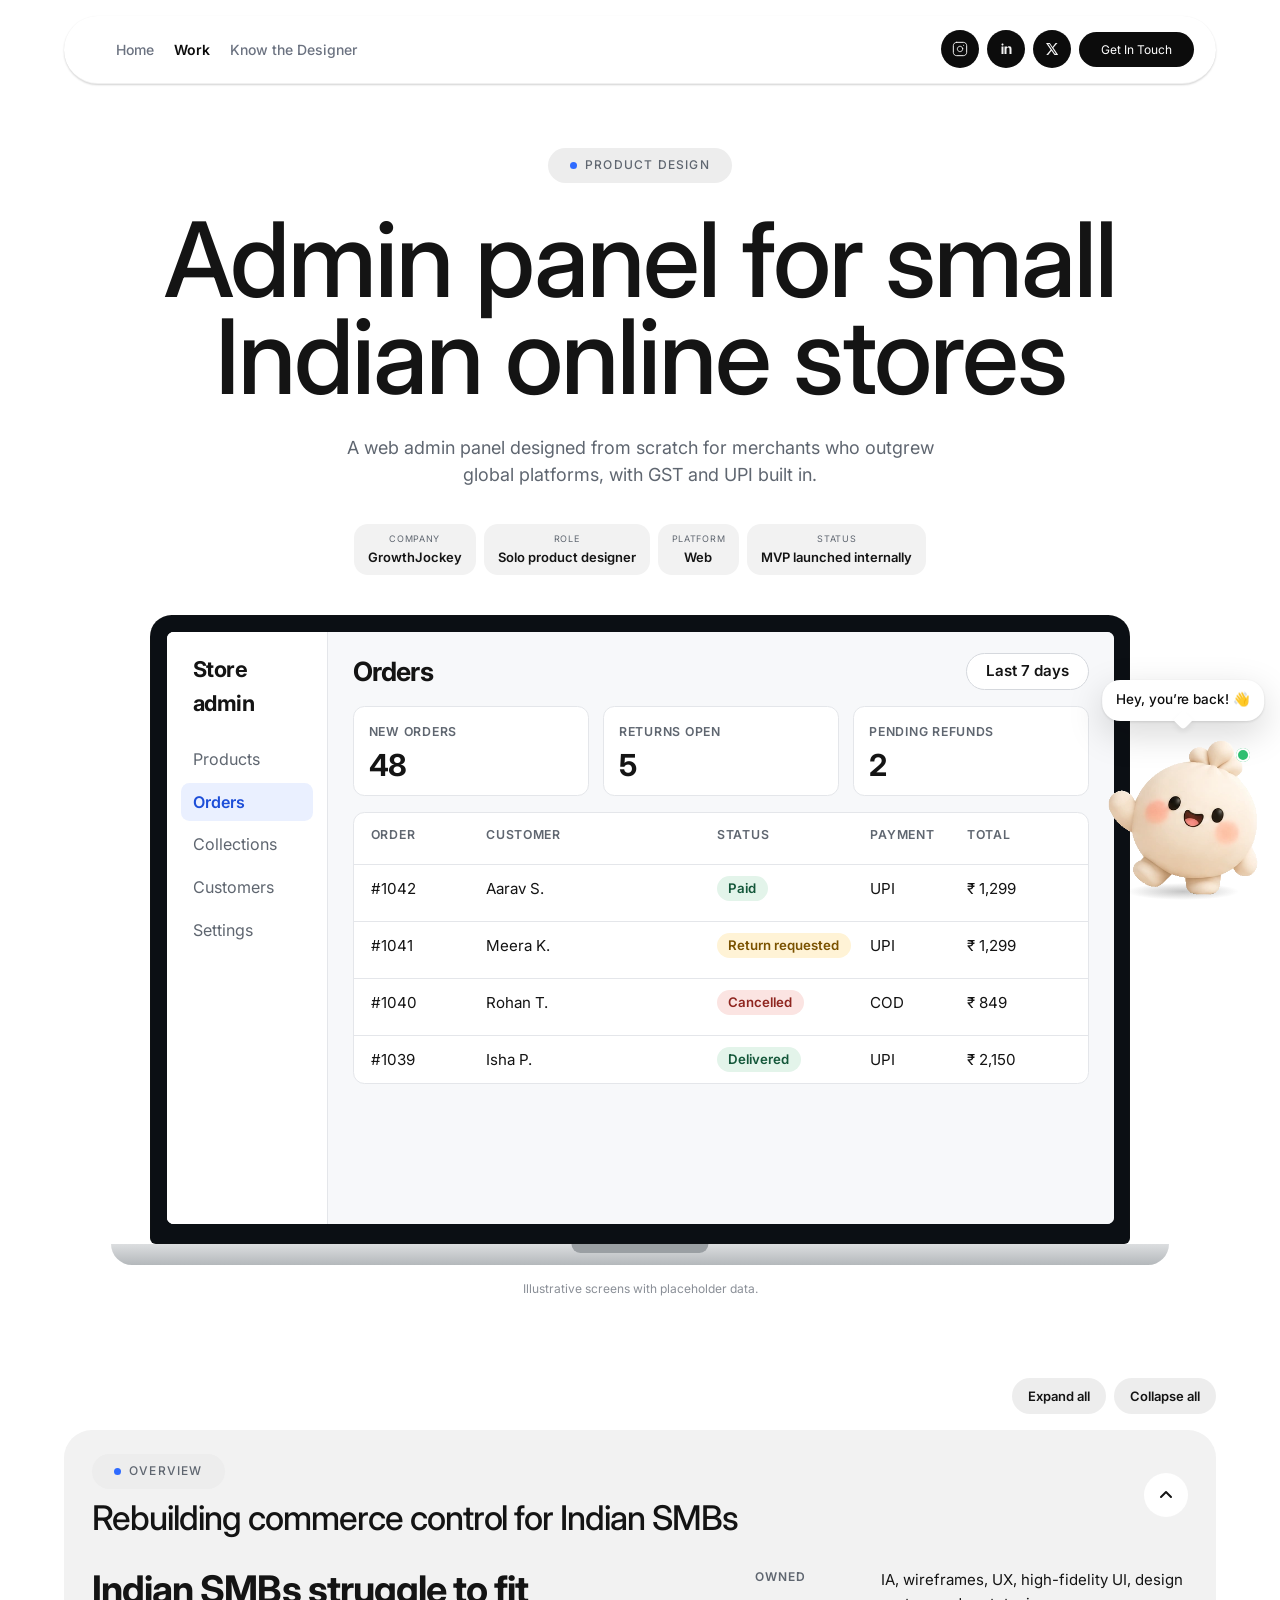
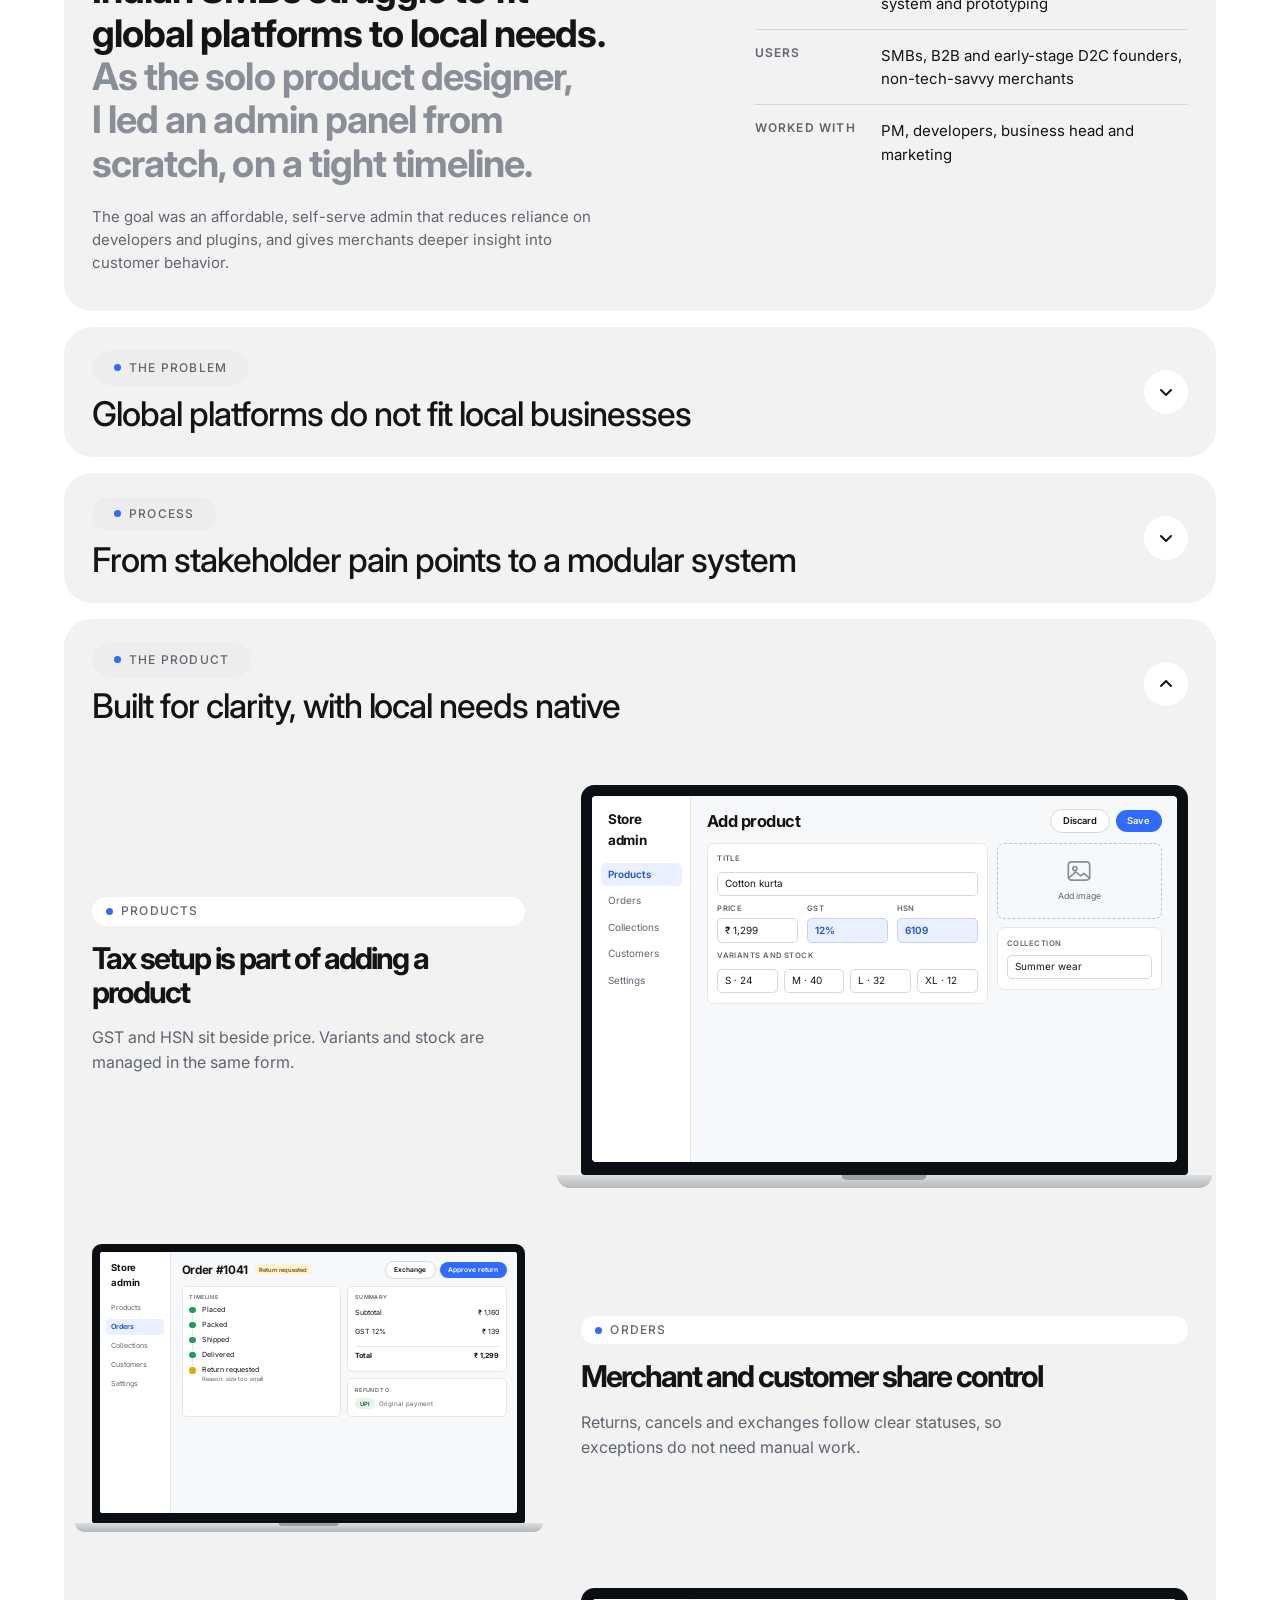
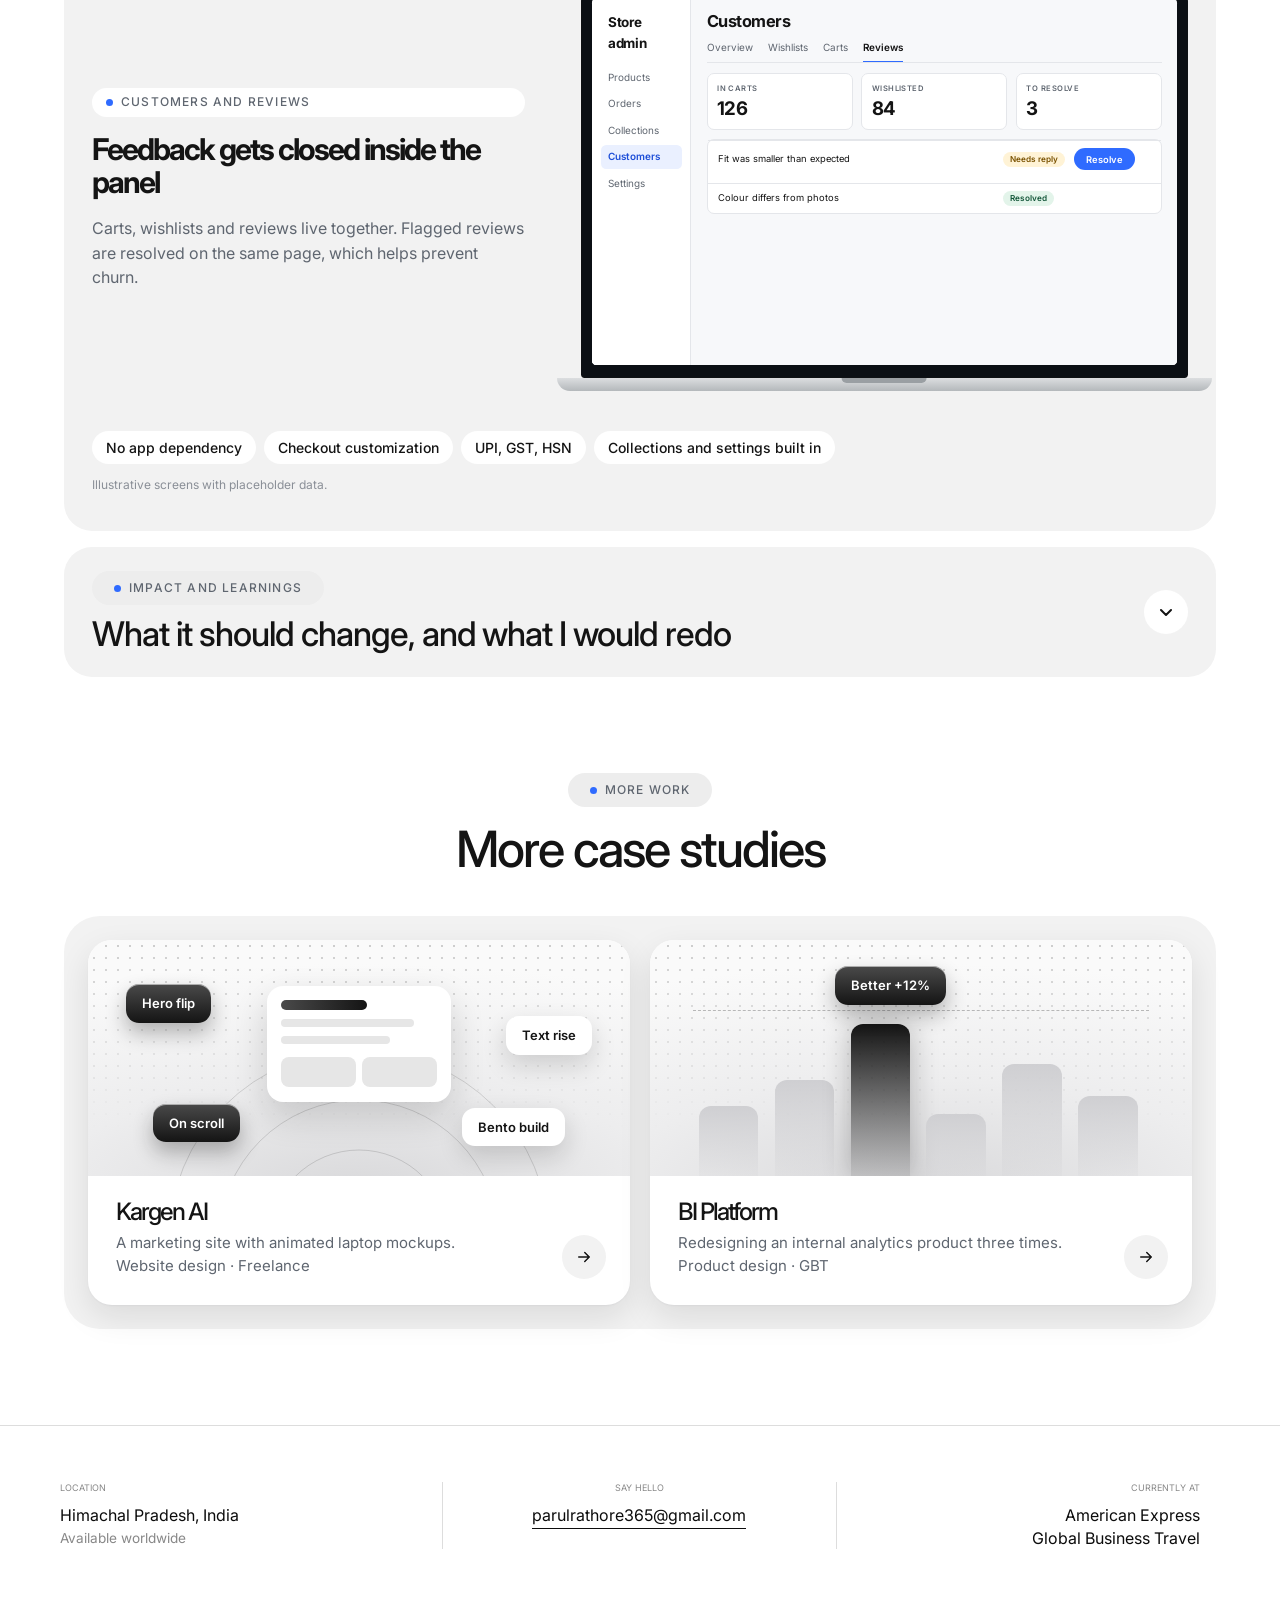
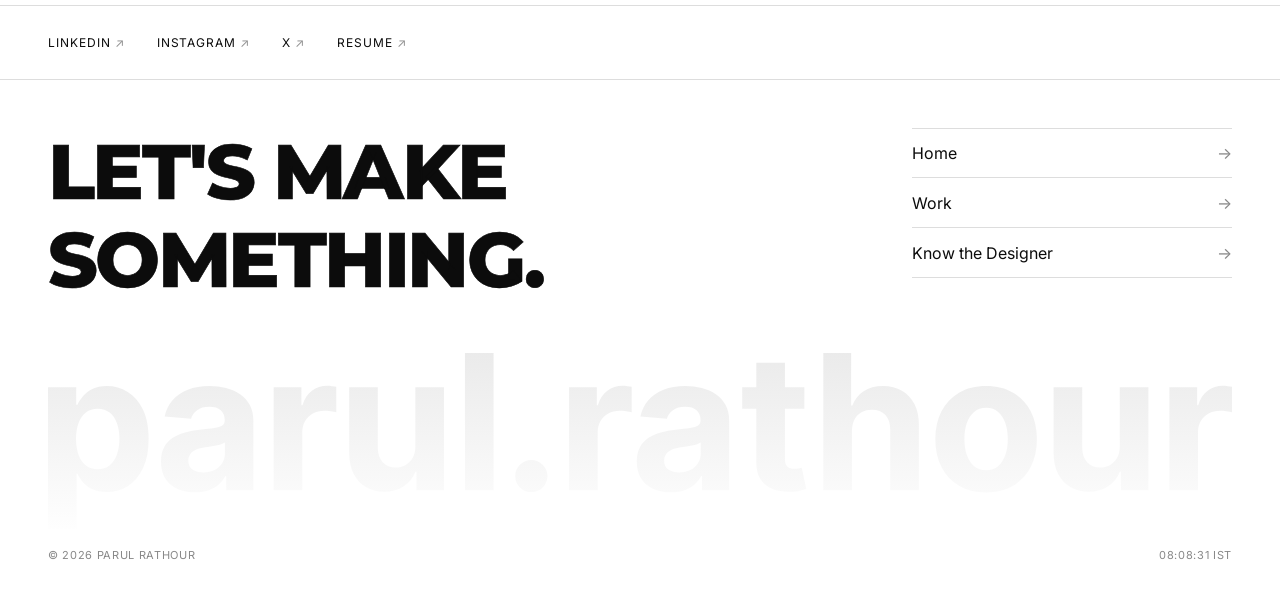
<file: admin-panel.html>
<!doctype html>
<html lang="en">
<head>
<meta charset="utf-8">
<meta name="viewport" content="width=device-width,initial-scale=1">
<title>Admin panel for small Indian online stores · Case study</title>
<link rel="icon" href="favicon.ico" sizes="any">
<link rel="icon" type="image/png" sizes="32x32" href="Asset/images/home/favicon-32.png">
<link rel="apple-touch-icon" href="Asset/images/home/apple-touch-icon.png">
<link rel="stylesheet" href="https://fonts.googleapis.com/css2?family=Bricolage+Grotesque:opsz,wght@12..96,500;12..96,700;12..96,800&family=IBM+Plex+Sans:wght@400;500;600&family=Montserrat:wght@700;900&family=Playfair+Display:ital,wght@0,700;1,700&family=DM+Sans:ital,opsz,wght@0,9..40,400;0,9..40,500&family=Inter:wght@400;500;600&display=swap">
<link rel="stylesheet" href="motion.css">
<link rel="stylesheet" href="case-study-shared.css">
<link rel="stylesheet" href="contact-modal.css?v=13">
<style>
*,*::before,*::after{box-sizing:border-box}
body{margin:0;background:#FFFFFF}
.pg{--bg:#FFFFFF;--tile:#F2F2F2;--inner:#FFFFFF;--ink:#141414;--mute:#5F6670;--faint:#8A8F97;--pill:#EDEDED;--line:rgba(20,20,20,.12);--accent:#2F6BFF;background:var(--bg);color:var(--ink);font-family:'IBM Plex Sans',system-ui,sans-serif;font-size:16px;line-height:1.55}
.pg *{box-sizing:border-box}
.disp,h1,h2,h3{font-family:'Bricolage Grotesque','IBM Plex Sans',system-ui,sans-serif}
b,strong{font-family:'Bricolage Grotesque','IBM Plex Sans',sans-serif;font-weight:700}
.wrap{max-width:1200px;margin:0 auto;padding-inline:24px}
h1,h2,h3,p{margin:0}
.pill{display:inline-flex;align-items:center;gap:8px;background:var(--pill);color:var(--mute);border-radius:99px;padding:8px 22px;font-size:12px;letter-spacing:.1em;text-transform:uppercase;font-weight:500}
.pill:before{content:"";width:7px;height:7px;border-radius:50%;background:var(--accent)}
.pill.sm{padding:5px 14px;background:var(--inner)}
h1{font-size:clamp(48px,8.6vw,104px);line-height:.94;letter-spacing:-.04em;font-weight:500;text-wrap:balance}
.sub{font-size:18px;line-height:1.5;color:var(--mute)}
.meta{display:flex;flex-wrap:wrap;justify-content:center;gap:8px;margin:0}
.meta div{background:var(--tile);border-radius:14px;padding:8px 14px;min-width:0}
.meta dt{font-size:9px;letter-spacing:.08em;text-transform:uppercase;color:var(--mute)}
.meta dd{margin:1px 0 0;font-size:13px;font-weight:600}
.big{font-family:'Bricolage Grotesque','IBM Plex Sans',sans-serif;font-size:clamp(22px,2.6vw,34px);line-height:1.14;letter-spacing:-.025em;font-weight:700;color:var(--ink);text-wrap:balance}
.big em{font-style:normal;color:var(--faint)}
.small{font-size:15px;color:var(--mute)}
.lbl{font-size:12px;letter-spacing:.1em;text-transform:uppercase;color:var(--mute);font-weight:600}
.note{font-size:12px;color:var(--faint)}
h3{font-size:clamp(22px,2.4vw,30px);line-height:1.12;letter-spacing:-.025em;font-weight:700}
/* page controls */
.ctl{display:flex;justify-content:flex-end;gap:8px;padding-block:8px 16px}
.cb{border:0;background:var(--pill);color:var(--ink);font:inherit;font-size:13px;font-weight:600;border-radius:99px;padding:8px 16px;cursor:pointer}
.cb:hover{background:#E4E4E4}
.cb:focus-visible{outline:2px solid var(--accent);outline-offset:2px}
/* accordion */
.stack{display:flex;flex-direction:column;gap:16px;padding-bottom:96px}
.acc{background:var(--tile);border-radius:28px}
.acc-title{margin:0;font-size:inherit;font-weight:inherit}
.acc-btn{width:100%;display:flex;align-items:center;justify-content:space-between;gap:16px;padding:24px 28px;background:none;border:0;cursor:pointer;text-align:left;font:inherit;color:inherit;border-radius:28px}
.acc-btn:hover .chev{background:#E7EEFF}
.acc-btn:focus-visible{outline:2px solid var(--accent);outline-offset:2px}
.acc-l{display:flex;flex-direction:column;gap:10px;align-items:flex-start;min-width:0}
.acc-t{font-family:'Bricolage Grotesque','IBM Plex Sans',sans-serif;font-size:clamp(22px,2.7vw,34px);font-weight:500;letter-spacing:-.03em;line-height:1.1;text-wrap:balance}
.chev{width:44px;height:44px;border-radius:50%;background:#fff;display:flex;align-items:center;justify-content:center;flex:none;transition:transform .25s ease,background .2s}
.acc-body{padding:8px 28px 36px}
/* simple layouts */
.two{display:grid;grid-template-columns:minmax(0,7fr) minmax(0,5fr);gap:56px;align-items:start}
.facts{display:flex;flex-direction:column}
.fact{display:grid;grid-template-columns:110px minmax(0,1fr);gap:16px;padding-block:14px;border-top:1px solid var(--line);font-size:15px}
.fact:first-child{border-top:0;padding-top:0}
.rows{display:flex;flex-direction:column}
.row{padding-block:14px;border-top:1px solid var(--line)}
.row:first-child{border-top:0;padding-top:0}
.row b{display:block;font-size:16px;font-weight:600}
.row span{display:block;font-size:15px;color:var(--mute)}
.steps{display:grid;grid-template-columns:repeat(4,minmax(0,1fr));gap:28px}
.step{display:flex;flex-direction:column;gap:8px;border-top:2px solid var(--ink);padding-top:14px}
.step i{font-style:normal;font-size:12px;letter-spacing:.1em;text-transform:uppercase;color:var(--mute);font-weight:600}
.step b{font-family:'Bricolage Grotesque','IBM Plex Sans',sans-serif;font-size:20px;letter-spacing:-.02em;line-height:1.15}
.step span{font-size:14px;color:var(--mute);line-height:1.45}
.wt{background:#fff;border-radius:20px;padding:8px 8px 4px;margin-top:36px}
.tw{overflow-x:auto}
.tbl{width:100%;border-collapse:collapse;font-size:14px;min-width:720px}
.tbl th,.tbl td{text-align:left;padding:14px;border-top:1px solid var(--line);vertical-align:top}
.tbl thead th{border-top:0;font-size:12px;letter-spacing:.08em;text-transform:uppercase;color:var(--mute);font-weight:600}
.tbl td:first-child{font-weight:600;white-space:nowrap}
.tbl .us{background:#EAF0FF;font-weight:600}
.nums{display:grid;grid-template-columns:repeat(3,minmax(0,1fr));gap:28px}
.num{display:flex;flex-direction:column;gap:6px;border-top:2px solid var(--ink);padding-top:14px}
.num b{font-family:'Bricolage Grotesque','IBM Plex Sans',sans-serif;font-size:clamp(40px,5vw,64px);letter-spacing:-.045em;font-weight:500;line-height:1}
.num span{font-size:15px;color:var(--mute)}
.chips{display:flex;flex-wrap:wrap;gap:8px}
.chip{font-size:14px;background:#fff;border-radius:99px;padding:6px 14px;font-weight:500}
.tagx{display:inline-block;font-size:12px;font-weight:600;border-radius:99px;padding:3px 10px;white-space:nowrap}
.tagx.n{background:#FBE4E2;color:#8F2620}.tagx.w{background:#FFF3D6;color:#7A5200}.tagx.m{background:#E4E6EA;color:#3F454D}
.stat3{display:flex;justify-content:space-between;align-items:baseline;gap:12px}
/* feature rows with laptops */
.feat{display:grid;grid-template-columns:minmax(0,5fr) minmax(0,7fr);gap:56px;align-items:center;padding-block:28px}
.feat.rev .ft{order:2}
.ft{display:flex;flex-direction:column;gap:16px;min-width:0}
.ft p{font-size:16px;color:var(--mute);max-width:440px}
/* laptop mockup, sized in container units so it scales with its column */
.lap{width:100%;container-type:inline-size}
.lid{background:#0B0F14;border:1px solid rgba(20,20,20,.35);border-radius:2.2cqw 2.2cqw .6cqw .6cqw;padding:1.6cqw 1.6cqw 2cqw}
.scr{position:relative;aspect-ratio:16/10;overflow:hidden;border-radius:.7cqw;container-type:inline-size;background:#F7F8FA}
.base{position:relative;height:2.2cqw;width:108%;margin-left:-4%;background:linear-gradient(#DCDEE0,#B4B8BB);border-radius:0 0 3cqw 3cqw}
.base:after{content:"";position:absolute;left:50%;top:0;width:14cqw;height:.9cqw;transform:translateX(-50%);background:#9A9FA3;border-radius:0 0 1cqw 1cqw}
/* screen UI, units resolve against the screen */
.m-app{position:absolute;inset:0;display:grid;grid-template-columns:17cqw minmax(0,1fr);background:#F7F8FA;color:#141414;font-family:'IBM Plex Sans',sans-serif}
.m-sb{background:#fff;border-right:.15cqw solid #E4E6EA;padding:2.2cqw 1.5cqw;display:flex;flex-direction:column;gap:.5cqw}
.m-sb b{font-family:'Bricolage Grotesque','IBM Plex Sans',sans-serif;font-size:2.3cqw;letter-spacing:-.02em;margin-bottom:1.6cqw;padding-inline:1.2cqw}
.m-sb span{font-size:1.7cqw;padding:1cqw 1.2cqw;border-radius:.9cqw;color:#5F6670;line-height:1.2}
.m-sb .on{background:#EAF0FF;color:#1D4ED8;font-weight:600}
.m-ct{padding:2.2cqw 2.6cqw;display:flex;flex-direction:column;gap:1.7cqw;min-width:0}
.m-hd{display:flex;align-items:center;justify-content:space-between;gap:1.5cqw}
.m-hd b{font-family:'Bricolage Grotesque','IBM Plex Sans',sans-serif;font-size:2.8cqw;letter-spacing:-.03em;line-height:1.1}
.m-hd .m-bs{display:flex;gap:1cqw;align-items:center}
.m-btn{background:#2F6BFF;color:#fff;font-size:1.6cqw;font-weight:600;padding:.9cqw 2cqw;border-radius:5cqw;white-space:nowrap;line-height:1.2}
.m-btn.g{background:#fff;color:#141414;border:.15cqw solid #D5D8DD}
.m-card{background:#fff;border:.15cqw solid #E4E6EA;border-radius:1.2cqw;padding:1.6cqw;display:flex;flex-direction:column;gap:.9cqw;min-width:0}
.m-cl{font-size:1.3cqw;letter-spacing:.06em;text-transform:uppercase;color:#5F6670;font-weight:600}
.m-tx{font-size:1.7cqw;line-height:1.3}
.m-mu{font-size:1.5cqw;color:#5F6670;line-height:1.3}
.m-nm{font-family:'Bricolage Grotesque','IBM Plex Sans',sans-serif;font-size:3.2cqw;font-weight:700;letter-spacing:-.03em;line-height:1}
.m-r3{display:grid;grid-template-columns:repeat(3,minmax(0,1fr));gap:1.5cqw}
.m-r2{display:grid;grid-template-columns:repeat(2,minmax(0,1fr));gap:1.5cqw}
.m-fi{border:.15cqw solid #D5D8DD;border-radius:.8cqw;padding:.9cqw 1.2cqw;font-size:1.7cqw;background:#fff;white-space:nowrap;overflow:hidden;text-overflow:ellipsis;line-height:1.2}
.m-fi.k{background:#EAF0FF;border-color:#BFD0FF;color:#1D4ED8;font-weight:600}
.m-sp{font-size:1.4cqw;font-weight:600;padding:.4cqw 1.2cqw;border-radius:5cqw;justify-self:start;white-space:nowrap;display:inline-block;line-height:1.3}
.m-sp.p{background:#E3F4EA;color:#14573A}.m-sp.w{background:#FFF3D6;color:#7A5200}.m-sp.n{background:#FBE4E2;color:#8F2620}.m-sp.m{background:#EEF0F3;color:#5F6670}
.m-tr{display:grid;gap:1.2cqw;align-items:center;padding:1.2cqw 1.8cqw;border-top:.15cqw solid #E4E6EA;font-size:1.6cqw}
.m-tr.h{border-top:0;font-size:1.3cqw;letter-spacing:.06em;text-transform:uppercase;color:#5F6670;font-weight:600}
.m-tl{display:flex;flex-direction:column}
.m-ti{display:flex;gap:1.4cqw;align-items:flex-start;font-size:1.7cqw;position:relative;padding-bottom:1.5cqw;line-height:1.25}
.m-ti:before{content:"";position:absolute;left:.65cqw;top:1.8cqw;bottom:0;width:.25cqw;background:#E4E6EA}
.m-ti:last-child:before{display:none}
.m-ti i{width:1.5cqw;height:1.5cqw;border-radius:50%;background:#1E9E5A;flex:none;margin-top:.3cqw;position:relative;z-index:1}
.m-ti i.c{background:#2F6BFF;box-shadow:0 0 0 .5cqw #EAF0FF}
.m-ti i.w{background:#E8A317}
.m-ti small{display:block;font-size:1.4cqw;color:#5F6670}
.m-sum{display:flex;justify-content:space-between;font-size:1.7cqw;padding-block:.5cqw}
.m-sum.t{border-top:.15cqw solid #E4E6EA;margin-top:.6cqw;padding-top:1.1cqw;font-weight:700}
.m-bars{display:flex;align-items:flex-end;gap:1cqw;height:11cqw}
.m-bars i{flex:1;border-radius:.6cqw .6cqw 0 0;background:#2F6BFF;display:block}
.m-up{border:.2cqw dashed #BFC4CC;border-radius:1.2cqw;height:13cqw;display:flex;flex-direction:column;align-items:center;justify-content:center;gap:.8cqw;color:#5F6670;font-size:1.5cqw}
.m-tabs{display:flex;gap:2.6cqw;font-size:1.7cqw;color:#5F6670;border-bottom:.15cqw solid #E4E6EA}
.m-tabs span{padding-bottom:1cqw}
.m-tabs .on{color:#141414;font-weight:600;border-bottom:.3cqw solid #2F6BFF}
.sechead{display:flex;flex-direction:column;align-items:center;text-align:center;gap:16px;max-width:700px;margin:0 auto 40px}
h2.disp{font-size:clamp(30px,4.2vw,50px);line-height:1.06;letter-spacing:-.03em;font-weight:500;text-wrap:balance}
.cards{display:grid;grid-template-columns:repeat(2,minmax(0,1fr));gap:16px;padding-bottom:96px}
.card{display:flex;flex-direction:column;gap:20px;background:var(--tile);border-radius:28px;padding:20px;text-decoration:none;color:inherit}
.card:focus-visible{outline:2px solid var(--accent);outline-offset:3px}
.thumbw{height:190px;border-radius:18px;overflow:hidden;background:#fff}
.thumb{width:100%;height:100%;display:flex}
.crow{display:flex;justify-content:space-between;align-items:flex-end;gap:16px;padding:0 6px 6px}
.arr{width:44px;height:44px;border-radius:50%;background:#fff;display:flex;align-items:center;justify-content:center;flex:none;transition:background .3s,color .3s,transform .3s}
.card:hover .arr,.card:focus-visible .arr{background:var(--ink);color:#fff;transform:translateX(4px)}
.lid{transition:transform .5s cubic-bezier(.2,.7,.2,1),box-shadow .5s}
.lap:hover .lid{transform:translateY(-6px) scale(1.025);box-shadow:0 28px 50px rgba(20,20,20,.18)}
.chev{transition:transform .25s ease,background .2s}
@keyframes rise{from{opacity:0;transform:translateY(36px)}to{opacity:1;transform:none}}
@keyframes slidein{from{opacity:0;transform:translateX(-3cqw)}to{opacity:1;transform:none}}
@keyframes grow{from{transform:scaleY(.06)}to{transform:scaleY(1)}}
@media (prefers-reduced-motion:no-preference){
@supports (animation-timeline:view()){
.lap,.step,.num,.row,.fact{animation:rise linear both;animation-timeline:view();animation-range:entry 0% entry 45%}
}
}
@media (prefers-reduced-motion:no-preference){
@keyframes rowhl{0%{background:transparent}8%,22%{background:#EAF0FF}32%,100%{background:transparent}}
@keyframes pillp{0%,100%{transform:scale(1)}50%{transform:scale(1.1)}}
@keyframes ring{0%,100%{box-shadow:0 0 0 .5cqw #EAF0FF}50%{box-shadow:0 0 0 1.2cqw rgba(47,107,255,.14)}}
@keyframes btnp{0%,100%{transform:scale(1)}50%{transform:scale(1.07)}}
@keyframes mbar{0%,100%{transform:scaleY(.5)}50%{transform:scaleY(1)}}
@keyframes mnum{0%,100%{transform:scale(1)}50%{transform:scale(1.14)}}
.m-tr:not(.h){animation:rowhl 6s ease-in-out infinite}
.m-tr:nth-child(3){animation-delay:1.5s}.m-tr:nth-child(4){animation-delay:3s}.m-tr:nth-child(5){animation-delay:4.5s}.m-tr:nth-child(6){animation-delay:6s}
.m-sp.w,.m-sp.n{animation:pillp 2.4s ease-in-out infinite}
.m-ti i.c{animation:ring 2.4s ease-in-out infinite}
.m-btn:not(.g){animation:btnp 2.8s ease-in-out infinite}
.m-bars i{transform-origin:bottom;animation:mbar 3.4s ease-in-out infinite}
.m-bars i:nth-child(2n){animation-delay:-1.1s}.m-bars i:nth-child(3n){animation-delay:-2s}
.m-nm{display:inline-block;transform-origin:left center;animation:mnum 3.2s ease-in-out infinite}
.m-r3 .m-card:nth-child(2) .m-nm{animation-delay:-1s}.m-r3 .m-card:nth-child(3) .m-nm{animation-delay:-2s}
}
.cards{background:#F2F2F2;border-radius:36px;padding:24px;margin-bottom:96px;gap:20px}
.rc{position:relative;display:flex;flex-direction:column;background:#fff;border-radius:24px;box-shadow:0 1px 2px rgba(20,30,60,.04),0 12px 32px rgba(20,20,20,.1);text-decoration:none;color:inherit;overflow:hidden}
.rc:focus-visible{outline:2px solid #141414;outline-offset:3px}
.ill{position:relative;height:236px;overflow:hidden;background:radial-gradient(120% 95% at 50% 105%,#D9D9DB 0%,#EDEDEE 48%,#FAFAFA 100%)}
.ill:before{content:"";position:absolute;inset:0;background-image:radial-gradient(rgba(20,20,20,.2) 1px,transparent 1.3px);background-size:12px 12px;-webkit-mask-image:linear-gradient(#000,transparent 80%);mask-image:linear-gradient(#000,transparent 80%)}
.ill-in{position:absolute;inset:0}
.ill svg.arcs{position:absolute;inset:0;width:100%;height:100%}
.rb{padding:22px 84px 28px 28px;display:flex;flex-direction:column;gap:6px}
.rb h3{font-size:24px;font-weight:500;letter-spacing:-.02em;line-height:1.15}
.rb p{font-size:15px;color:var(--mute);line-height:1.5}
.rgo{position:absolute;right:24px;bottom:26px;width:44px;height:44px;border-radius:50%;background:#F2F2F2;display:flex;align-items:center;justify-content:center;transition:background .25s,color .25s}
.rc:hover .rgo,.rc:focus-visible .rgo{background:#141414;color:#fff}
.cf{position:absolute;display:inline-flex;align-items:center;gap:8px;font-size:13px;font-weight:600;padding:9px 16px;border-radius:13px;white-space:nowrap}
.cf.b{background:linear-gradient(#4A4A4A,#141414);color:#fff;box-shadow:0 10px 20px rgba(20,20,20,.3),inset 0 1px 0 rgba(255,255,255,.55)}
.cf.w{background:#fff;color:#141414;box-shadow:0 10px 24px rgba(20,20,20,.16)}
.cf.d{border:1.5px dashed rgba(20,20,20,.4);color:rgba(20,20,20,.6);background:rgba(255,255,255,.5)}
.sc{position:absolute;background:#fff;border-radius:16px;box-shadow:0 14px 34px rgba(20,20,20,.16);padding:14px;display:flex;flex-direction:column;gap:9px}
.sc i{display:block;height:8px;border-radius:99px;background:#E6E6E6}
.sc i.h{background:linear-gradient(90deg,#4A4A4A,#141414)}
.bar{position:absolute;bottom:0;width:11%;border-radius:12px 12px 0 0;background:linear-gradient(#CFCFD2,rgba(207,207,210,.15))}
.bar.hi{background:linear-gradient(#141414,rgba(20,20,20,.15));box-shadow:0 0 28px rgba(20,20,20,.28)}
@media (max-width:860px){
.cards{
  display:flex;flex-wrap:nowrap;overflow-x:auto;scroll-snap-type:x mandatory;
  -webkit-overflow-scrolling:touch;gap:12px;padding:14px;scrollbar-width:none;
}
.cards::-webkit-scrollbar{display:none}
.cards .rc{flex:0 0 min(80vw,272px);scroll-snap-align:start}
.cards .ill{height:165px}
.cards .ill-in{width:142.857%;height:236px;transform:scale(.7);transform-origin:top left}
.cards .rb{padding:16px 64px 20px 18px}
.cards .rb h3{font-size:20px}
.cards .rgo{right:16px;bottom:18px;width:38px;height:38px}
.two,.feat{grid-template-columns:minmax(0,1fr);gap:28px}
.feat.rev .ft{order:0}
.steps{grid-template-columns:repeat(2,minmax(0,1fr))}
.nums{grid-template-columns:minmax(0,1fr)}
.acc-btn{padding:20px}
.acc-body{padding:4px 20px 28px}
.meta div{padding:6px 10px;border-radius:12px}
.meta dt{font-size:8px}
.meta dd{font-size:12px}
}
</style>

<style>.acc-panel[hidden]{display:none}.acc-btn[aria-expanded="true"] .chev{transform:rotate(180deg)}</style>
  <link rel="stylesheet" href="site-typography.css?v=17">
</head>
<body>
<div class="mob-menu" id="mobMenu">
  <button class="mob-close" onclick="document.getElementById('mobMenu').classList.remove('open')">Close</button>
  <a href="index.html" onclick="closeMob()">Home</a>
  <a href="work.html" onclick="closeMob()">Work</a>
  <a href="know-the-designer.html" onclick="closeMob()">Know the Designer</a>
</div>
<div class="top">
  <nav class="nav" id="site-nav">
    <a class="nav-logo" href="index.html" aria-label="Home">PR.</a>
    <button class="nav-burger" type="button" onclick="document.getElementById('mobMenu').classList.add('open')" aria-label="Menu"><span></span><span></span><span></span></button>
    <div class="nav-links">
      <a href="index.html">Home</a>
      <a href="work.html" class="active">Work</a>
      <a href="know-the-designer.html">Know the Designer</a>
    </div>
    <div class="nav-right">
      <a href="https://www.instagram.com/canvas_0ff?igsh=dnFib3htNXloamF5" class="social-btn" aria-label="Instagram" target="_blank" rel="noopener"><img src="Asset/images/home/icon-ig.svg" alt="" width="16" height="16"></a>
      <a href="https://www.linkedin.com/in/parul-rathour-74174917a" class="social-btn" aria-label="LinkedIn" target="_blank" rel="noopener"><img src="Asset/images/home/icon-linkedin.svg" alt="" width="16" height="16"></a>
      <a href="https://x.com/ParulRath0ur" class="social-btn" aria-label="X" target="_blank" rel="noopener"><img src="Asset/images/home/icon-x.svg" alt="" width="16" height="16"></a>
      <a href="mailto:parulrathore365@gmail.com" class="social-btn social-mail-only" aria-label="Email"><img src="Asset/images/home/icon-mail.svg" alt="" width="16" height="16"></a>
      <a href="#footer-contact" class="btn-touch">Get In Touch</a>
    </div>
  </nav>
</div>
<div class="nav-spacer" aria-hidden="true"></div>
<div class="pg">
<div class="wrap">

  <header class="mo-reveal" style="display:flex;flex-direction:column;align-items:center;text-align:center;gap:28px;padding-block:56px 40px">
    <span class="pill">Product design</span>
    <h1 class="disp">Admin panel for small Indian online stores</h1>
    <p class="sub" style="max-width:640px">A web admin panel designed from scratch for merchants who outgrew global platforms, with GST and UPI built in.</p>
    <dl class="meta" style="margin-top:8px">
      <div><dt>Company</dt><dd>GrowthJockey</dd></div>
      <div><dt>Role</dt><dd>Solo product designer</dd></div>
      <div><dt>Platform</dt><dd>Web</dd></div>
      <div><dt>Status</dt><dd>MVP launched internally</dd></div>
    </dl>
  </header>

  <section style="padding-bottom:72px;max-width:980px;margin:0 auto">
    <div class="lap mo-laptop mo-reveal" role="img" aria-label="Laptop showing the orders screen of the admin panel">
      <div class="lid"><div class="scr"><div class="m-app">
        <div class="m-sb"><b>Store admin</b><span>Products</span><span class="on">Orders</span><span>Collections</span><span>Customers</span><span>Settings</span></div>
        <div class="m-ct">
          <div class="m-hd"><b>Orders</b><span class="m-btn g">Last 7 days</span></div>
          <div class="m-r3">
            <div class="m-card"><span class="m-cl">New orders</span><span class="m-nm">48</span></div>
            <div class="m-card"><span class="m-cl">Returns open</span><span class="m-nm">5</span></div>
            <div class="m-card"><span class="m-cl">Pending refunds</span><span class="m-nm">2</span></div>
          </div>
          <div class="m-card" style="padding:0">
            <div class="m-tr h" style="grid-template-columns:11cqw minmax(0,1fr) 15cqw 9cqw 11cqw"><span>Order</span><span>Customer</span><span>Status</span><span>Payment</span><span>Total</span></div>
            <div class="m-tr" style="grid-template-columns:11cqw minmax(0,1fr) 15cqw 9cqw 11cqw"><span>#1042</span><span>Aarav S.</span><span class="m-sp p">Paid</span><span>UPI</span><span>₹ 1,299</span></div>
            <div class="m-tr" style="grid-template-columns:11cqw minmax(0,1fr) 15cqw 9cqw 11cqw"><span>#1041</span><span>Meera K.</span><span class="m-sp w">Return requested</span><span>UPI</span><span>₹ 1,299</span></div>
            <div class="m-tr" style="grid-template-columns:11cqw minmax(0,1fr) 15cqw 9cqw 11cqw"><span>#1040</span><span>Rohan T.</span><span class="m-sp n">Cancelled</span><span>COD</span><span>₹ 849</span></div>
            <div class="m-tr" style="grid-template-columns:11cqw minmax(0,1fr) 15cqw 9cqw 11cqw"><span>#1039</span><span>Isha P.</span><span class="m-sp p">Delivered</span><span>UPI</span><span>₹ 2,150</span></div>
          </div>
        </div>
      </div></div></div>
      <div class="base"></div>
    </div>
    <p class="note" style="text-align:center;margin-top:14px">Illustrative screens with placeholder data.</p>
  </section>

  <div class="ctl">
    <button class="cb" type="button" data-all="open">Expand all</button>
    <button class="cb" type="button" data-all="close">Collapse all</button>
  </div>

  <section class="stack" aria-label="Case study sections" data-mo-stagger>

    <div class="acc mo-reveal">
      <h2 class="acc-title"><button class="acc-btn" type="button" aria-expanded="true" aria-controls="p-s1" data-acc="s1">
        <span class="acc-l"><span class="pill">Overview</span><span class="acc-t">Rebuilding commerce control for Indian SMBs</span></span>
        <span class="chev"><svg width="18" height="18" viewBox="0 0 18 18" fill="none" stroke="#141414" stroke-width="2" stroke-linecap="round" stroke-linejoin="round" aria-hidden="true"><path d="M4 7l5 5 5-5"/></svg></span>
      </button></h2>
      <div class="acc-panel" id="p-s1">
        <div class="acc-body"><div class="two">
          <div style="display:flex;flex-direction:column;gap:20px">
            <p class="big" style="font-size:clamp(24px,3vw,38px)">Indian SMBs struggle to fit global platforms to local needs. <em>As the solo product designer, I led an admin panel from scratch, on a tight timeline.</em></p>
            <p class="small" style="max-width:520px">The goal was an affordable, self-serve admin that reduces reliance on developers and plugins, and gives merchants deeper insight into customer behavior.</p>
          </div>
          <div class="facts">
            <div class="fact"><span class="lbl">Owned</span><span>IA, wireframes, UX, high-fidelity UI, design system and prototyping</span></div>
            <div class="fact"><span class="lbl">Users</span><span>SMBs, B2B and early-stage D2C founders, non-tech-savvy merchants</span></div>
            <div class="fact"><span class="lbl">Worked with</span><span>PM, developers, business head and marketing</span></div>
          </div>
        </div></div>
      </div>
    </div>

    <div class="acc mo-reveal">
      <h2 class="acc-title"><button class="acc-btn" type="button" aria-expanded="false" aria-controls="p-s2" data-acc="s2">
        <span class="acc-l"><span class="pill">The problem</span><span class="acc-t">Global platforms do not fit local businesses</span></span>
        <span class="chev"><svg width="18" height="18" viewBox="0 0 18 18" fill="none" stroke="#141414" stroke-width="2" stroke-linecap="round" stroke-linejoin="round" aria-hidden="true"><path d="M4 7l5 5 5-5"/></svg></span>
      </button></h2>
      <div class="acc-panel" id="p-s2" hidden>
        <div class="acc-body"><div class="two">
          <p class="big" style="font-size:clamp(24px,3vw,38px)">Clients were frustrated by inflexibility and complexity. <em>They did not want to depend on costly third-party plugins to adapt their store.</em></p>
          <div class="rows">
            <div class="row"><b>Hidden costs</b><span>Transaction fees, app dependencies and premium features</span></div>
            <div class="row"><b>Rigid checkout</b><span>Little room to adapt the journey as the business grows</span></div>
            <div class="row"><b>Overwhelming setup</b><span>Hard for merchants who are not tech-savvy</span></div>
            <div class="row"><b>Content and commerce</b><span>Hybrid stores hit platform limits</span></div>
            <div class="row"><b>No local optimization</b><span>GST, UPI and regional behavior are afterthoughts</span></div>
          </div>
        </div></div>
      </div>
    </div>

    <div class="acc mo-reveal">
      <h2 class="acc-title"><button class="acc-btn" type="button" aria-expanded="false" aria-controls="p-s3" data-acc="s3">
        <span class="acc-l"><span class="pill">Process</span><span class="acc-t">From stakeholder pain points to a modular system</span></span>
        <span class="chev"><svg width="18" height="18" viewBox="0 0 18 18" fill="none" stroke="#141414" stroke-width="2" stroke-linecap="round" stroke-linejoin="round" aria-hidden="true"><path d="M4 7l5 5 5-5"/></svg></span>
      </button></h2>
      <div class="acc-panel" id="p-s3" hidden>
        <div class="acc-body">
          <div class="steps">
            <div class="step"><i>Step 1</i><b>Discovery</b><span>Stakeholder interviews on past Shopify setups, plus a competitive audit.</span></div>
            <div class="step"><i>Step 2</i><b>Synthesis and IA</b><span>Mapped friction in checkout, returns and product upload. Built a modular IA.</span></div>
            <div class="step"><i>Step 3</i><b>Wireframing</b><span>Atlassian Design System, internal reviews, and separate tabs for analytics and actions.</span></div>
            <div class="step"><i>Step 4</i><b>Design execution</b><span>Clean, minimal web UI with reusable components.</span></div>
          </div>
          <div class="wt">
            <div class="tw"><table class="tbl">
              <thead><tr><th>Competitive audit</th><th>Shopify</th><th>Amazon Seller Central</th><th>Flipkart Seller Hub</th><th class="us">This panel</th></tr></thead>
              <tbody>
                <tr><td>Ease of setup</td><td>Moderate</td><td>Complex</td><td>Moderate</td><td class="us">High, guided flows</td></tr>
                <tr><td>Checkout customization</td><td>Plus plan only</td><td>Not customizable</td><td>Not customizable</td><td class="us">Flexible, no premium lock-in</td></tr>
                <tr><td>App dependency</td><td>High</td><td>Very low</td><td>Very low</td><td class="us">None</td></tr>
                <tr><td>GST and HSN</td><td>Manual setup</td><td>Built in, rigid</td><td>Built in, fixed</td><td class="us">Built in, configurable</td></tr>
                <tr><td>Transaction fees</td><td>Yes, outside Shopify Payments</td><td>Commission</td><td>Commission</td><td class="us">None at platform level</td></tr>
              </tbody>
            </table></div>
          </div>
          <p class="note" style="margin-top:10px">The last column is my own assessment of the design.</p>
        </div>
      </div>
    </div>

    <div class="acc mo-reveal">
      <h2 class="acc-title"><button class="acc-btn" type="button" aria-expanded="true" aria-controls="p-s4" data-acc="s4">
        <span class="acc-l"><span class="pill">The product</span><span class="acc-t">Built for clarity, with local needs native</span></span>
        <span class="chev"><svg width="18" height="18" viewBox="0 0 18 18" fill="none" stroke="#141414" stroke-width="2" stroke-linecap="round" stroke-linejoin="round" aria-hidden="true"><path d="M4 7l5 5 5-5"/></svg></span>
      </button></h2>
      <div class="acc-panel" id="p-s4">
        <div class="acc-body">

          <div class="feat">
            <div class="ft">
              <span class="pill sm">Products</span>
              <h3 class="disp">Tax setup is part of adding a product</h3>
              <p>GST and HSN sit beside price. Variants and stock are managed in the same form.</p>
            </div>
            <div class="lap" role="img" aria-label="Laptop showing the add product screen with price, GST, HSN and variants">
              <div class="lid"><div class="scr"><div class="m-app">
                <div class="m-sb"><b>Store admin</b><span class="on">Products</span><span>Orders</span><span>Collections</span><span>Customers</span><span>Settings</span></div>
                <div class="m-ct">
                  <div class="m-hd"><b>Add product</b><span class="m-bs"><span class="m-btn g">Discard</span><span class="m-btn">Save</span></span></div>
                  <div style="display:grid;grid-template-columns:minmax(0,1.7fr) minmax(0,1fr);gap:1.5cqw">
                    <div class="m-card" style="gap:1.2cqw">
                      <span class="m-cl">Title</span><div class="m-fi">Cotton kurta</div>
                      <div class="m-r3">
                        <div style="display:flex;flex-direction:column;gap:.6cqw"><span class="m-cl">Price</span><div class="m-fi">₹ 1,299</div></div>
                        <div style="display:flex;flex-direction:column;gap:.6cqw"><span class="m-cl">GST</span><div class="m-fi k">12%</div></div>
                        <div style="display:flex;flex-direction:column;gap:.6cqw"><span class="m-cl">HSN</span><div class="m-fi k">6109</div></div>
                      </div>
                      <span class="m-cl">Variants and stock</span>
                      <div style="display:grid;grid-template-columns:repeat(4,minmax(0,1fr));gap:1cqw"><div class="m-fi">S · 24</div><div class="m-fi">M · 40</div><div class="m-fi">L · 32</div><div class="m-fi">XL · 12</div></div>
                    </div>
                    <div style="display:flex;flex-direction:column;gap:1.5cqw;min-width:0">
                      <div class="m-up"><svg width="28" height="28" viewBox="0 0 34 34" fill="none" stroke="#8A8F97" stroke-width="2" stroke-linecap="round" stroke-linejoin="round" aria-hidden="true"><rect x="4" y="6" width="26" height="22" rx="4"/><circle cx="12" cy="14" r="2.5"/><path d="M5 25l8-7 6 5 4-3 7 6"/></svg><span>Add image</span></div>
                      <div class="m-card"><span class="m-cl">Collection</span><div class="m-fi">Summer wear</div></div>
                    </div>
                  </div>
                </div>
              </div></div></div>
              <div class="base"></div>
            </div>
          </div>

          <div class="feat rev">
            <div class="ft">
              <span class="pill sm">Orders</span>
              <h3 class="disp">Merchant and customer share control</h3>
              <p>Returns, cancels and exchanges follow clear statuses, so exceptions do not need manual work.</p>
            </div>
            <div class="lap" role="img" aria-label="Laptop showing an order with a return request and its timeline">
              <div class="lid"><div class="scr"><div class="m-app">
                <div class="m-sb"><b>Store admin</b><span>Products</span><span class="on">Orders</span><span>Collections</span><span>Customers</span><span>Settings</span></div>
                <div class="m-ct">
                  <div class="m-hd"><span style="display:flex;align-items:center;gap:1.4cqw"><b>Order #1041</b><span class="m-sp w">Return requested</span></span><span class="m-bs"><span class="m-btn g">Exchange</span><span class="m-btn">Approve return</span></span></div>
                  <div class="m-r2">
                    <div class="m-card"><span class="m-cl">Timeline</span>
                      <div class="m-tl">
                        <div class="m-ti"><i></i><div>Placed</div></div>
                        <div class="m-ti"><i></i><div>Packed</div></div>
                        <div class="m-ti"><i></i><div>Shipped</div></div>
                        <div class="m-ti"><i></i><div>Delivered</div></div>
                        <div class="m-ti"><i class="w"></i><div>Return requested<small>Reason: size too small</small></div></div>
                      </div>
                    </div>
                    <div style="display:flex;flex-direction:column;gap:1.5cqw;min-width:0">
                      <div class="m-card"><span class="m-cl">Summary</span>
                        <div class="m-sum"><span>Subtotal</span><span>₹ 1,160</span></div>
                        <div class="m-sum"><span>GST 12%</span><span>₹ 139</span></div>
                        <div class="m-sum t"><span>Total</span><span>₹ 1,299</span></div>
                      </div>
                      <div class="m-card"><span class="m-cl">Refund to</span><div style="display:flex;gap:1cqw;align-items:center"><span class="m-sp p">UPI</span><span class="m-mu">Original payment</span></div></div>
                    </div>
                  </div>
                </div>
              </div></div></div>
              <div class="base"></div>
            </div>
          </div>

          <div class="feat">
            <div class="ft">
              <span class="pill sm">Customers and reviews</span>
              <h3 class="disp">Feedback gets closed inside the panel</h3>
              <p>Carts, wishlists and reviews live together. Flagged reviews are resolved on the same page, which helps prevent churn.</p>
            </div>
            <div class="lap" role="img" aria-label="Laptop showing customer insights and reviews that need a reply">
              <div class="lid"><div class="scr"><div class="m-app">
                <div class="m-sb"><b>Store admin</b><span>Products</span><span>Orders</span><span>Collections</span><span class="on">Customers</span><span>Settings</span></div>
                <div class="m-ct">
                  <div class="m-hd"><b>Customers</b></div>
                  <div class="m-tabs"><span>Overview</span><span>Wishlists</span><span>Carts</span><span class="on">Reviews</span></div>
                  <div class="m-r3">
                    <div class="m-card"><span class="m-cl">In carts</span><span class="m-nm">126</span></div>
                    <div class="m-card"><span class="m-cl">Wishlisted</span><span class="m-nm">84</span></div>
                    <div class="m-card"><span class="m-cl">To resolve</span><span class="m-nm">3</span></div>
                  </div>
                  <div class="m-card" style="padding:0">
                    <div class="m-tr" style="grid-template-columns:minmax(0,1fr) 11cqw 13cqw"><span>Fit was smaller than expected</span><span class="m-sp w">Needs reply</span><span class="m-btn" style="justify-self:start">Resolve</span></div>
                    <div class="m-tr" style="grid-template-columns:minmax(0,1fr) 11cqw 13cqw"><span>Colour differs from photos</span><span class="m-sp p">Resolved</span><span></span></div>
                  </div>
                </div>
              </div></div></div>
              <div class="base"></div>
            </div>
          </div>

          <div class="chips" style="margin-top:12px"><span class="chip">No app dependency</span><span class="chip">Checkout customization</span><span class="chip">UPI, GST, HSN</span><span class="chip">Collections and settings built in</span></div>
          <p class="note" style="margin-top:12px">Illustrative screens with placeholder data.</p>
        </div>
      </div>
    </div>

    <div class="acc mo-reveal">
      <h2 class="acc-title"><button class="acc-btn" type="button" aria-expanded="false" aria-controls="p-s5" data-acc="s5">
        <span class="acc-l"><span class="pill">Impact and learnings</span><span class="acc-t">What it should change, and what I would redo</span></span>
        <span class="chev"><svg width="18" height="18" viewBox="0 0 18 18" fill="none" stroke="#141414" stroke-width="2" stroke-linecap="round" stroke-linejoin="round" aria-hidden="true"><path d="M4 7l5 5 5-5"/></svg></span>
      </button></h2>
      <div class="acc-panel" id="p-s5" hidden>
        <div class="acc-body">
          <div class="nums">
            <div class="num"><b>30 to 40%</b><span>Faster launch for new merchants</span></div>
            <div class="num"><b>5 to 10</b><span>Third-party apps no longer needed</span></div>
            <div class="num"><b>No fees</b><span>Platform and transaction costs removed, so merchants keep more revenue</span></div>
          </div>
          <p class="note" style="margin-top:12px">Anticipated impact. The MVP launched internally and user testing is scheduled after integration.</p>
          <div class="two" style="margin-top:44px">
            <div style="display:flex;flex-direction:column;gap:20px">
              <p class="big">Merchants wanted clarity and good defaults, not control over everything. <em>Next time I would test early prototypes with real users, even with mock data.</em></p>
              <div class="chips"><span class="chip">No user testing yet</span><span class="chip">Limited engineering bandwidth</span><span class="chip">Shifting business needs</span><span class="chip">No app ecosystem</span></div>
            </div>
            <div class="rows">
              <div class="row stat3"><b>Multi-store support</b><span class="tagx n">Cut</span></div>
              <div class="row stat3"><b>Order module detail</b><span class="tagx w">Streamlined</span></div>
              <div class="row stat3"><b>Wishlist automation</b><span class="tagx m">After MVP</span></div>
            </div>
          </div>
        </div>
      </div>
    </div>

  </section>

  <section aria-label="More case studies">
    <div class="sechead">
      <span class="pill">More work</span>
      <h2 class="disp">More case studies</h2>
    </div>
    <div class="cards">
      <a class="rc" href="kargen-ai.html">
        <div class="ill" aria-hidden="true"><div class="ill-in"><svg class="arcs" viewBox="0 0 560 236" preserveAspectRatio="xMidYMax slice" aria-hidden="true" fill="none" stroke="rgba(20,20,20,.15)"><circle cx="280" cy="300" r="190"/><circle cx="280" cy="300" r="140"/><circle cx="280" cy="300" r="90"/></svg><div class="sc" style="left:33%;top:46px;width:34%;height:116px"><i class="h" style="width:55%;height:10px"></i><i style="width:85%"></i><i style="width:70%"></i><div style="display:flex;gap:6px;margin-top:4px"><i style="flex:1;height:30px;border-radius:8px"></i><i style="flex:1;height:30px;border-radius:8px"></i></div></div><span class="cf b" style="left:7%;top:44px">Hero flip</span><span class="cf w" style="right:7%;top:76px">Text rise</span><span class="cf b" style="left:12%;bottom:34px">On scroll</span><span class="cf w" style="right:12%;bottom:30px">Bento build</span></div></div>
        <div class="rb"><h3 class="disp">Kargen AI</h3><p>A marketing site with animated laptop mockups.<br>Website design · Freelance</p></div>
        <span class="rgo" aria-hidden="true"><svg width="18" height="18" viewBox="0 0 24 24" fill="none" stroke="currentColor" stroke-width="2" stroke-linecap="round" stroke-linejoin="round"><path d="M5 12h14M13 6l6 6-6 6"/></svg></span>
      </a>
      <a class="rc" href="bi-platform.html">
        <div class="ill" aria-hidden="true"><div class="ill-in"><div style="position:absolute;left:8%;right:8%;top:70px;border-top:1.5px dashed rgba(20,20,20,.28)"></div><span class="bar" style="left:9%;height:70px"></span><span class="bar" style="left:23%;height:96px"></span><span class="bar hi" style="left:37%;height:152px"></span><span class="bar" style="left:51%;height:62px"></span><span class="bar" style="left:65%;height:112px"></span><span class="bar" style="left:79%;height:80px"></span><span class="cf b" style="left:calc(37% - 16px);top:26px">Better +12%</span></div></div>
        <div class="rb"><h3 class="disp">BI Platform</h3><p>Redesigning an internal analytics product three times.<br>Product design · GBT</p></div>
        <span class="rgo" aria-hidden="true"><svg width="18" height="18" viewBox="0 0 24 24" fill="none" stroke="currentColor" stroke-width="2" stroke-linecap="round" stroke-linejoin="round"><path d="M5 12h14M13 6l6 6-6 6"/></svg></span>
      </a>
    </div>
  </section>

</div>
</div>

<footer class="footer" id="footer-contact">
  <div class="fc-row">
    <div class="fc-col">
      <div class="fc-l">Location</div>
      <div class="fc-v">Himachal Pradesh, India<small>Available worldwide</small></div>
    </div>
    <div class="fc-col">
      <div class="fc-l">Say Hello</div>
      <div class="fc-v"><a class="fc-mail" href="mailto:parulrathore365@gmail.com">parulrathore365@gmail.com</a></div>
    </div>
    <div class="fc-col">
      <div class="fc-l">Currently at</div>
      <div class="fc-v">American Express<br>Global Business Travel</div>
    </div>
  </div>
  <div class="fs-row">
    <a href="https://www.linkedin.com/in/parul-rathour-74174917a" class="fs-link" target="_blank" rel="noopener">LinkedIn</a>
    <a href="https://www.instagram.com/canvas_0ff?igsh=dnFib3htNXloamF5" class="fs-link" target="_blank" rel="noopener">Instagram</a>
    <a href="https://x.com/ParulRath0ur" class="fs-link" target="_blank" rel="noopener">X</a>
    <a href="resume.html" class="fs-link">Resume</a>
  </div>
  <div class="footer-big">
    <div class="footer-big-top">
      <div class="footer-cta">LET'S MAKE SOMETHING.</div>
      <div class="footer-nav">
        <a href="index.html"><span>Home</span></a>
        <a href="work.html"><span>Work</span></a>
        <a href="know-the-designer.html"><span>Know the Designer</span></a>
      </div>
    </div>
    <div class="footer-wordmark" data-wm-burst data-wm-src="Asset/images/home/footer-wordmark.svg" aria-hidden="true">
      <img class="wm-img" src="Asset/images/home/footer-wordmark.svg" alt="parul.rathour" width="1377" height="205">
      <canvas class="wm-canvas" aria-hidden="true"></canvas>
      <div class="wm-hit" aria-hidden="true" data-cursor-grow></div>
    </div>
  </div>
  <div class="footer-bottom">
    <span>© 2026 Parul Rathour</span>
    <span id="footer-time">IST —:—</span>
  </div>
</footer>

<script>
function closeMob(){document.getElementById('mobMenu').classList.remove('open')}
(function(){
  var btns=[].slice.call(document.querySelectorAll('[data-acc]'));
  function set(b,open){b.setAttribute('aria-expanded',open?'true':'false');var p=document.getElementById(b.getAttribute('aria-controls'));if(p){p.hidden=!open;}}
  btns.forEach(function(b){b.addEventListener('click',function(){set(b,b.getAttribute('aria-expanded')!=='true');});});
  [].forEach.call(document.querySelectorAll('[data-all]'),function(c){c.addEventListener('click',function(){var o=c.getAttribute('data-all')==='open';btns.forEach(function(b){set(b,o);});});});
})();
document.querySelectorAll('.acc, .sechead, .rc, .lap').forEach(function(el){
  el.classList.add('mo-reveal');
});
document.querySelectorAll('.lap').forEach(function(el){ el.classList.add('mo-laptop'); });
(function(){
  function tick(){
    const ist=new Date(new Date().toLocaleString("en-US",{timeZone:"Asia/Kolkata"}));
    const ft=document.getElementById("footer-time");
    if(ft) ft.textContent=`${String(ist.getHours()).padStart(2,"0")}:${String(ist.getMinutes()).padStart(2,"0")}:${String(ist.getSeconds()).padStart(2,"0")} IST`;
  }
  tick();setInterval(tick,1000);
})();
</script>
<script src="motion.js" defer></script>
<script src="wordmark-particles.js?v=3" defer></script>
<script src="contact-modal.js?v=13" defer></script>
<script src="porto.js" defer></script>
<script src="scripts/bubble-cursor.js" defer></script>
</body>
</html>
</file>
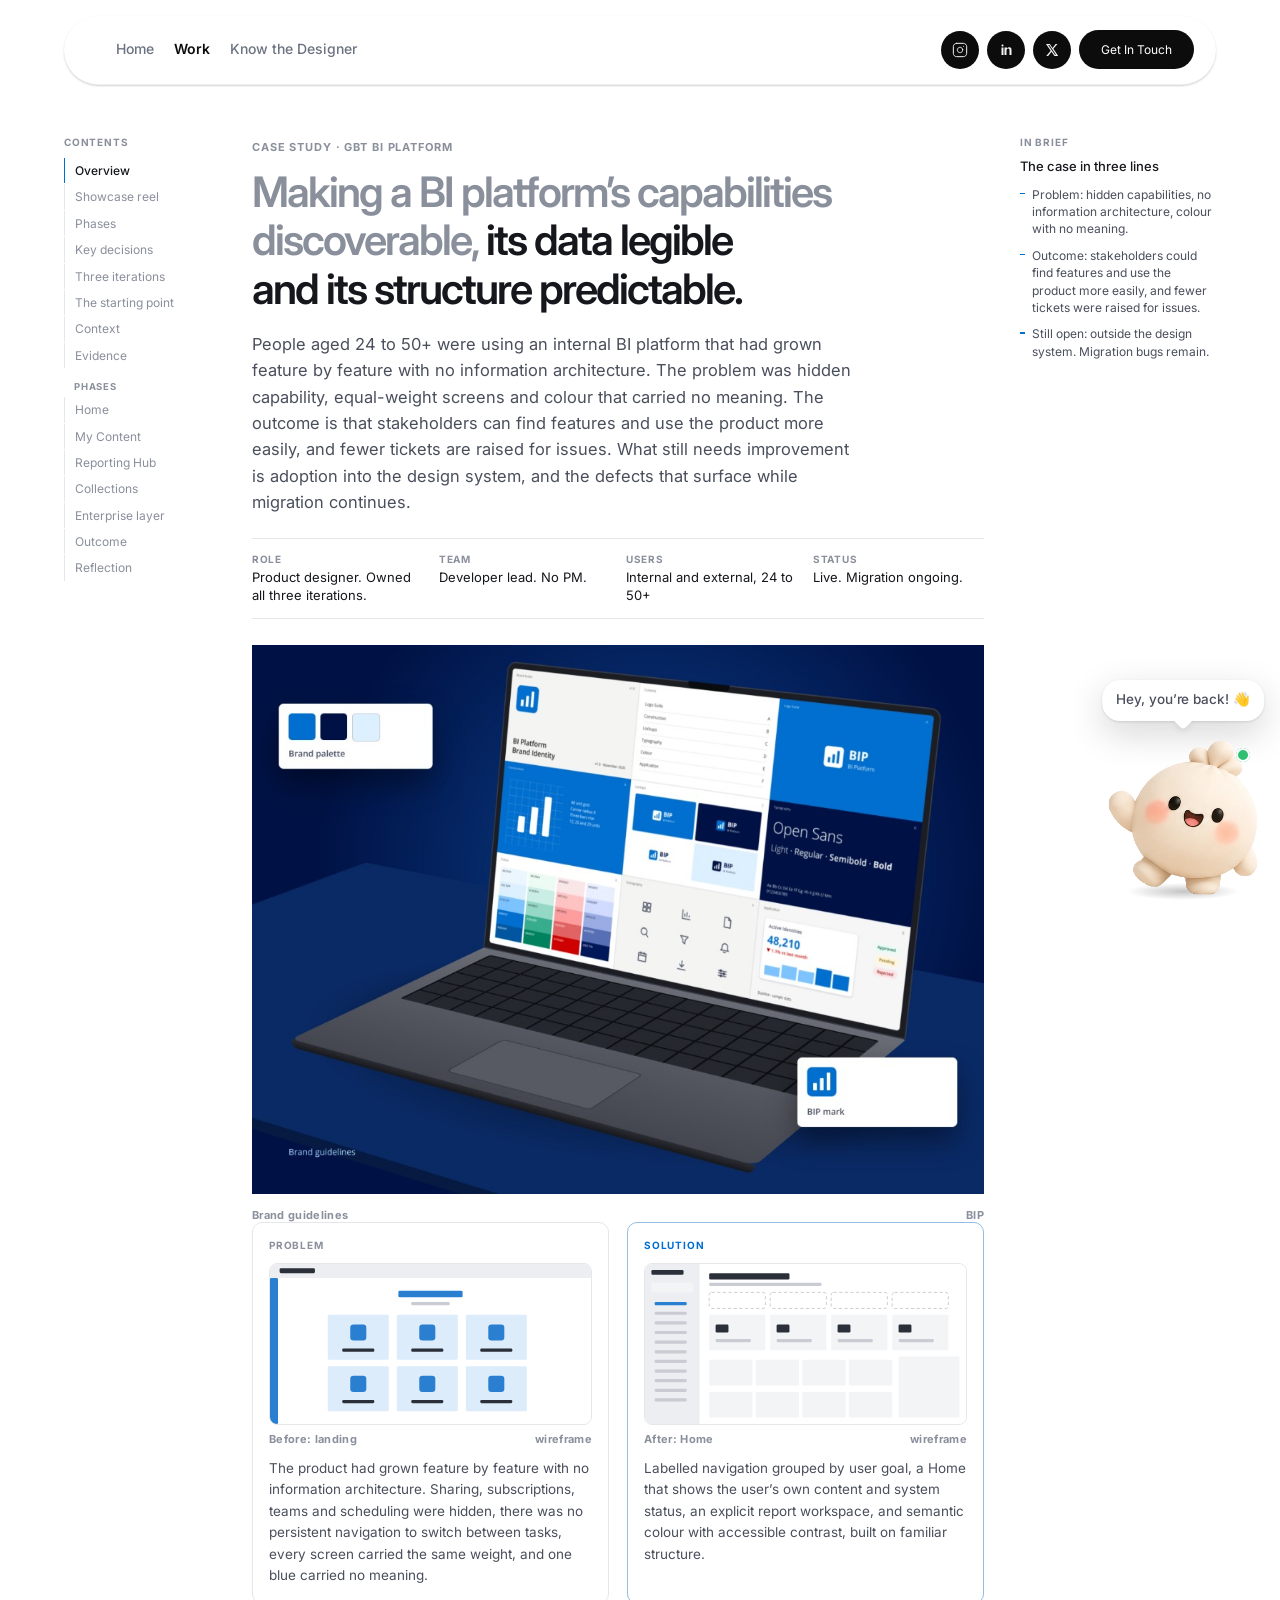
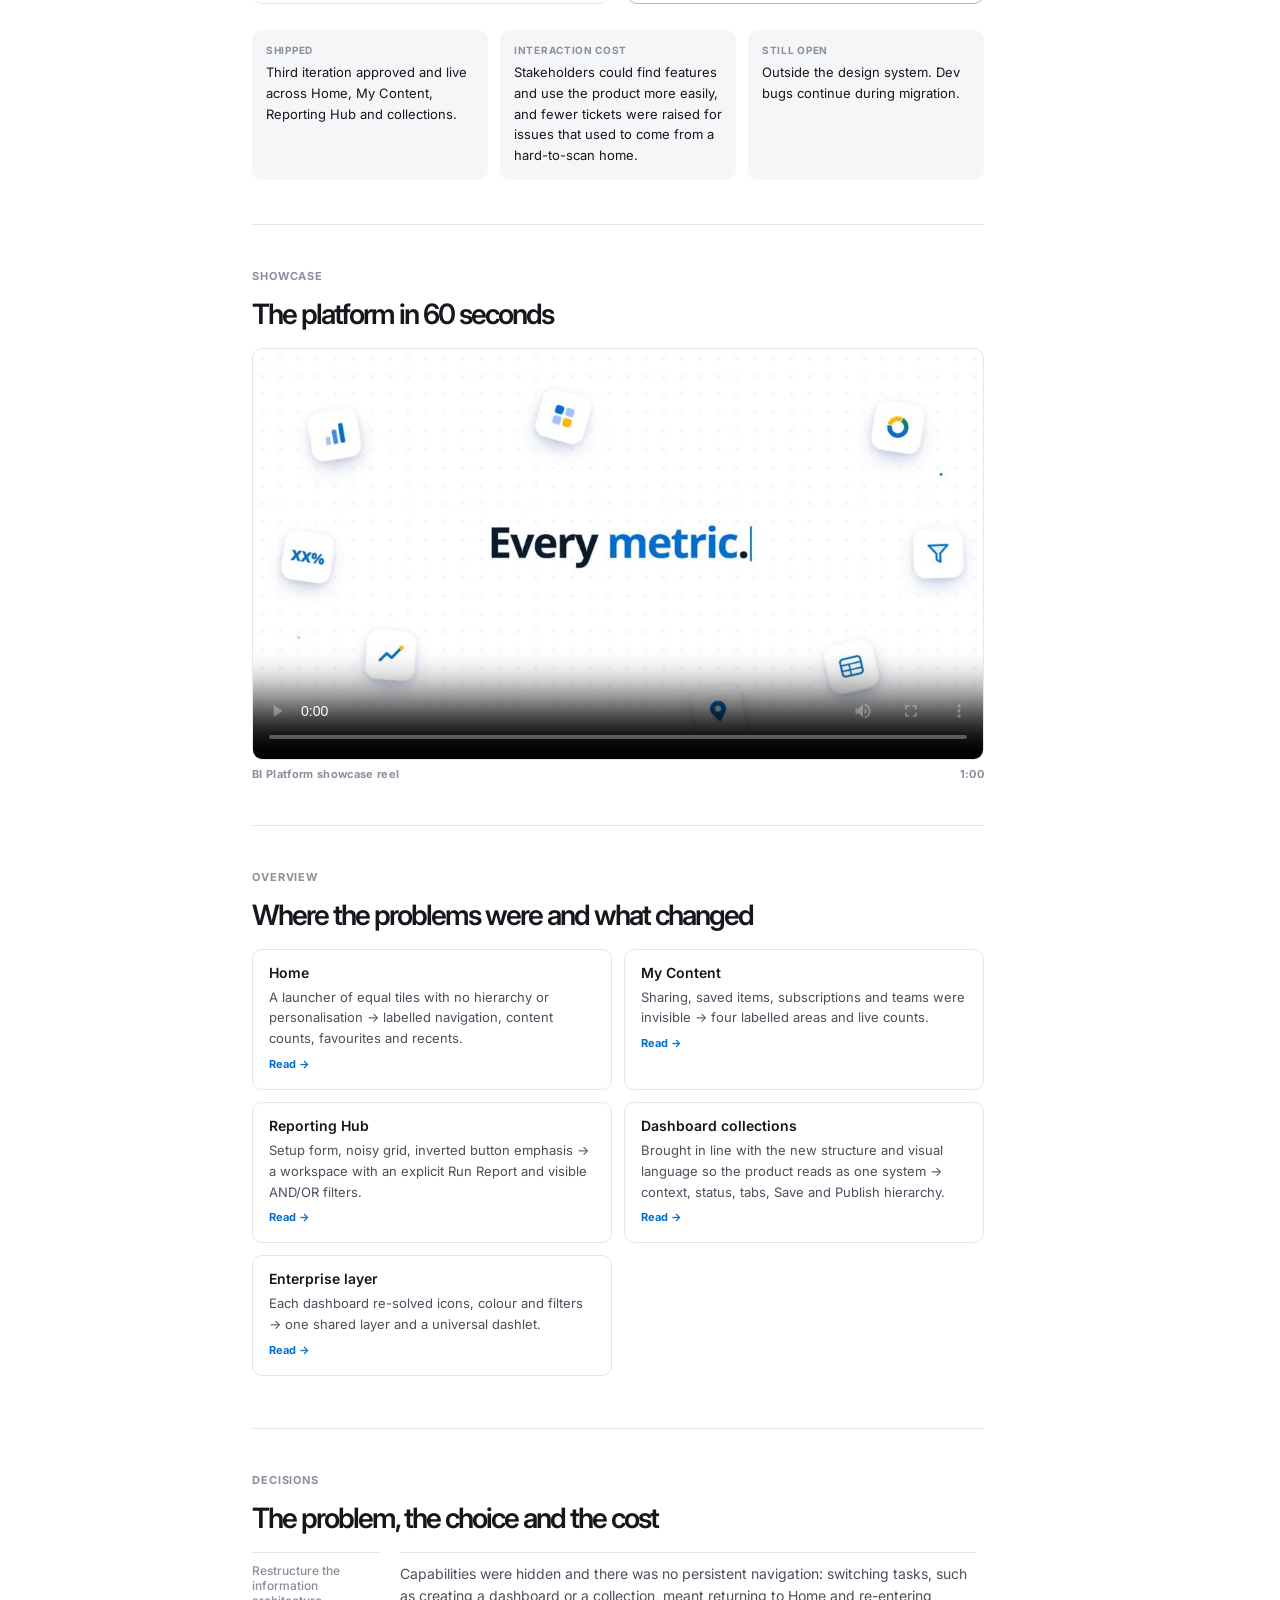
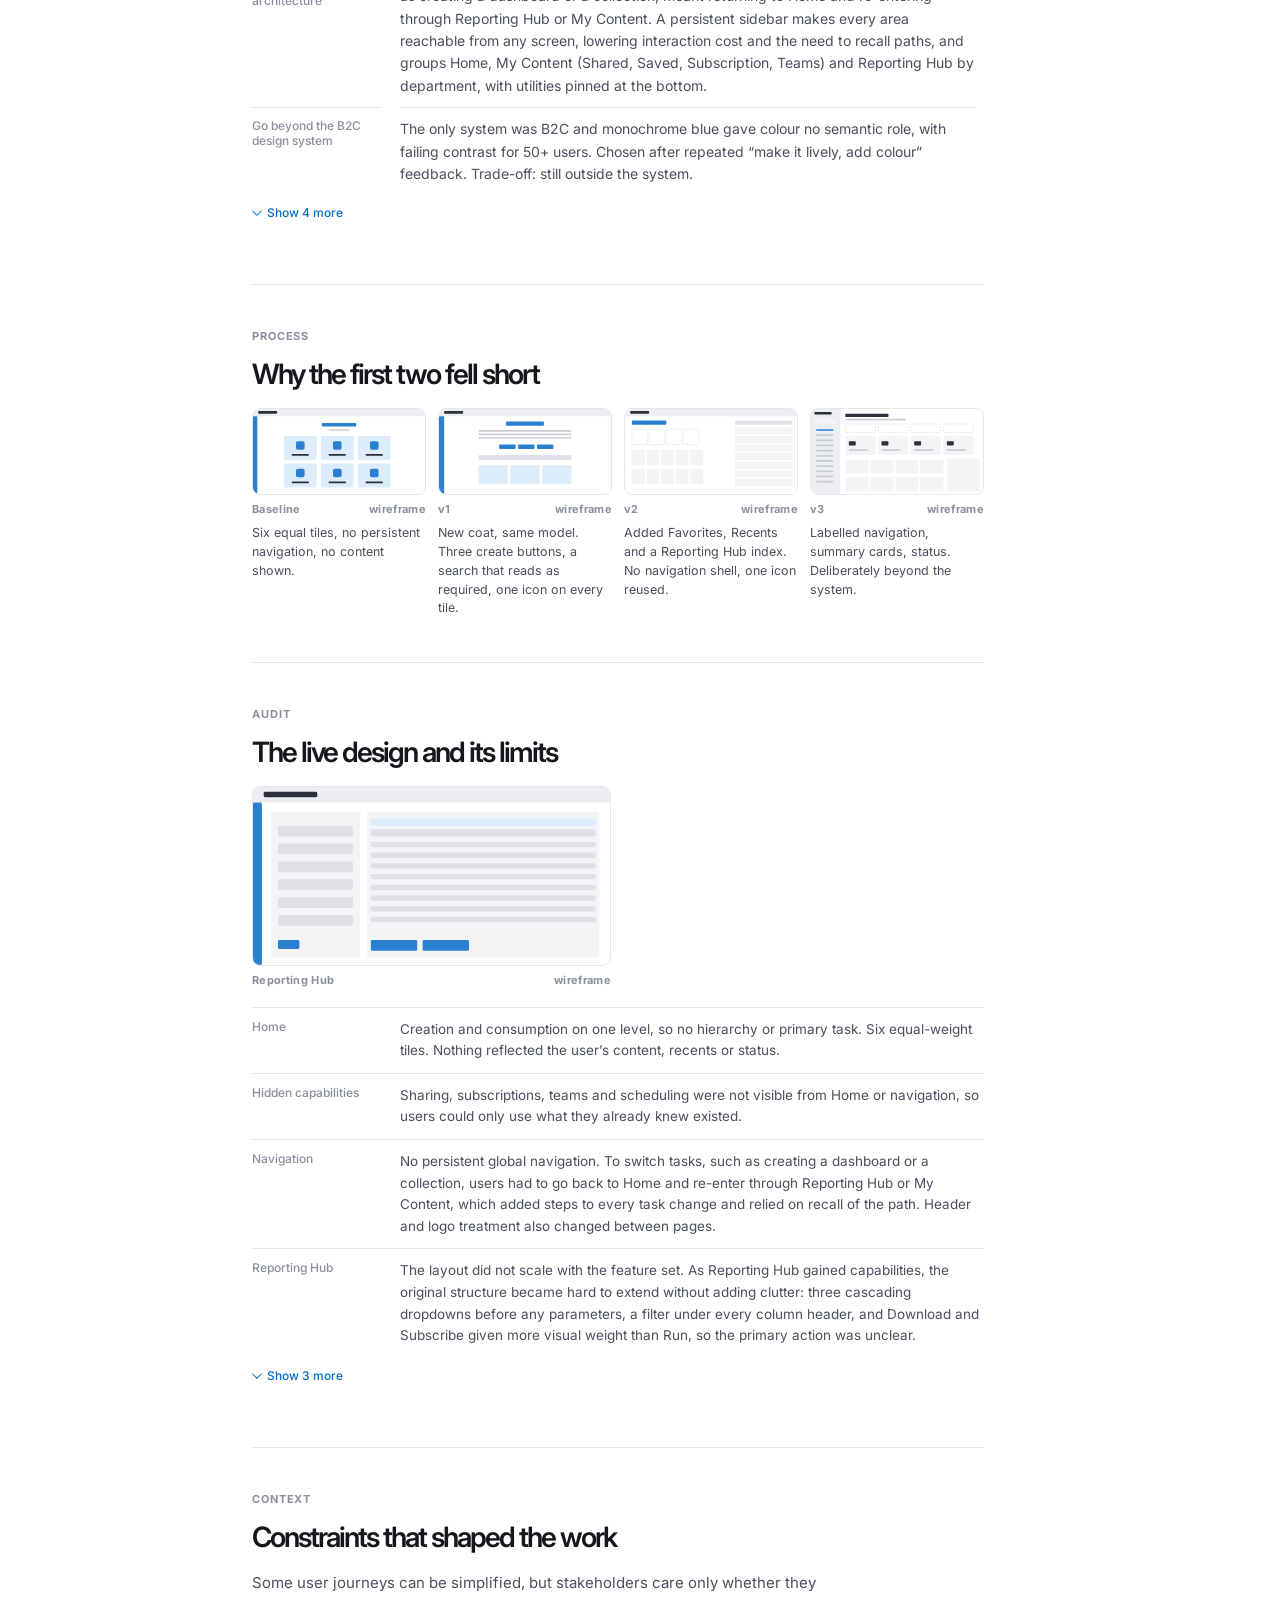
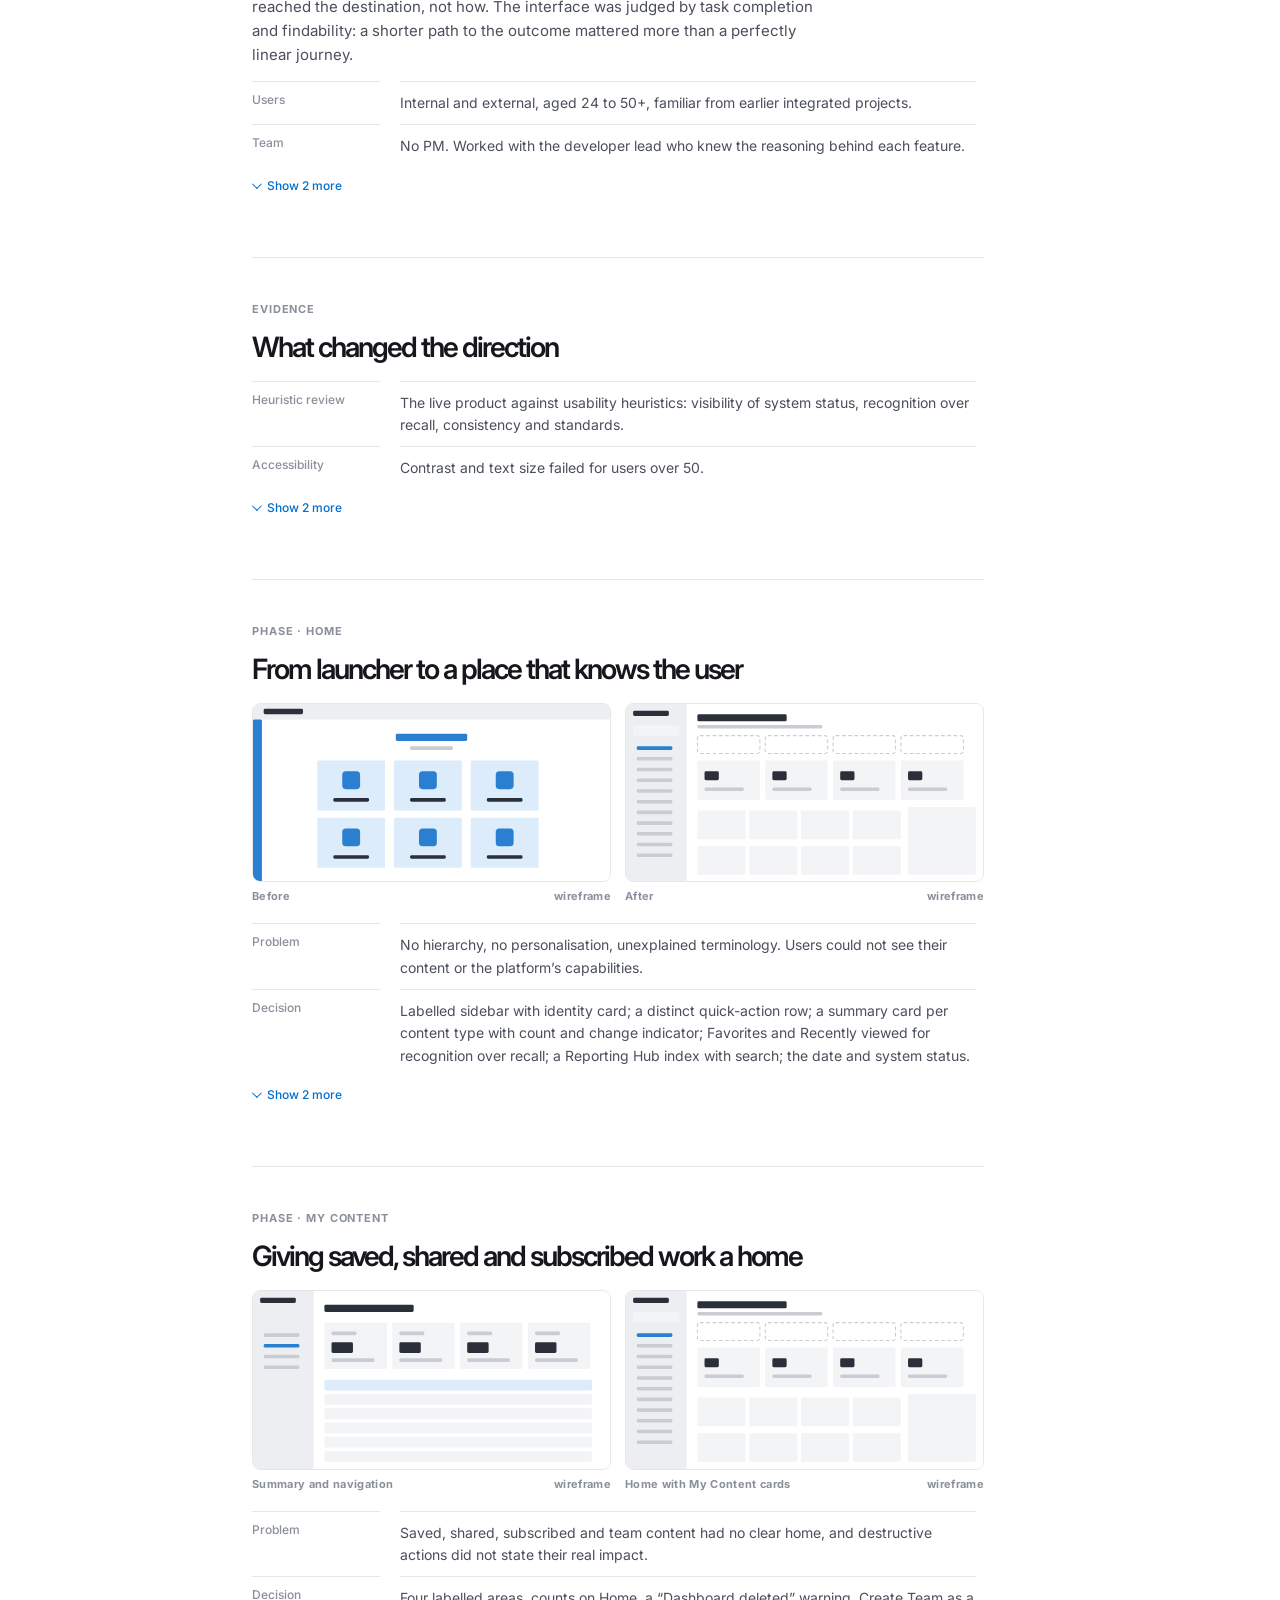
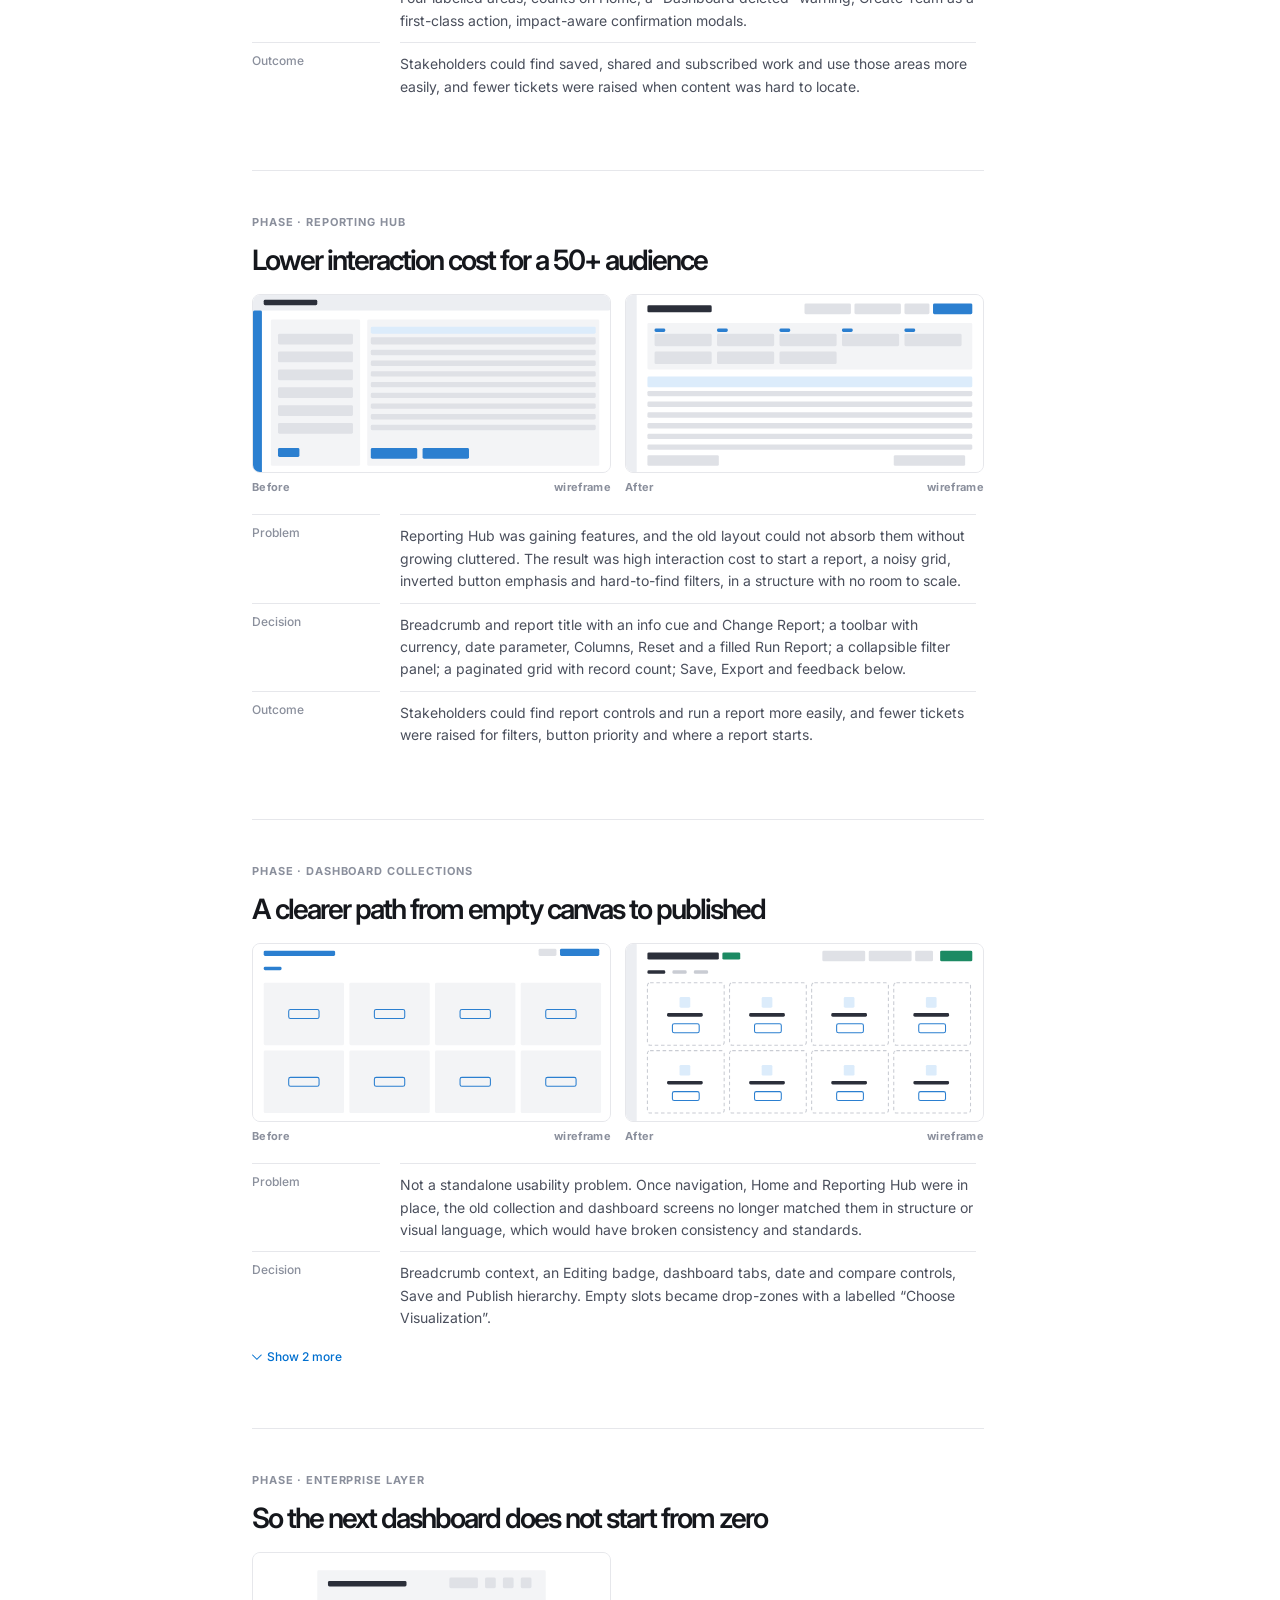
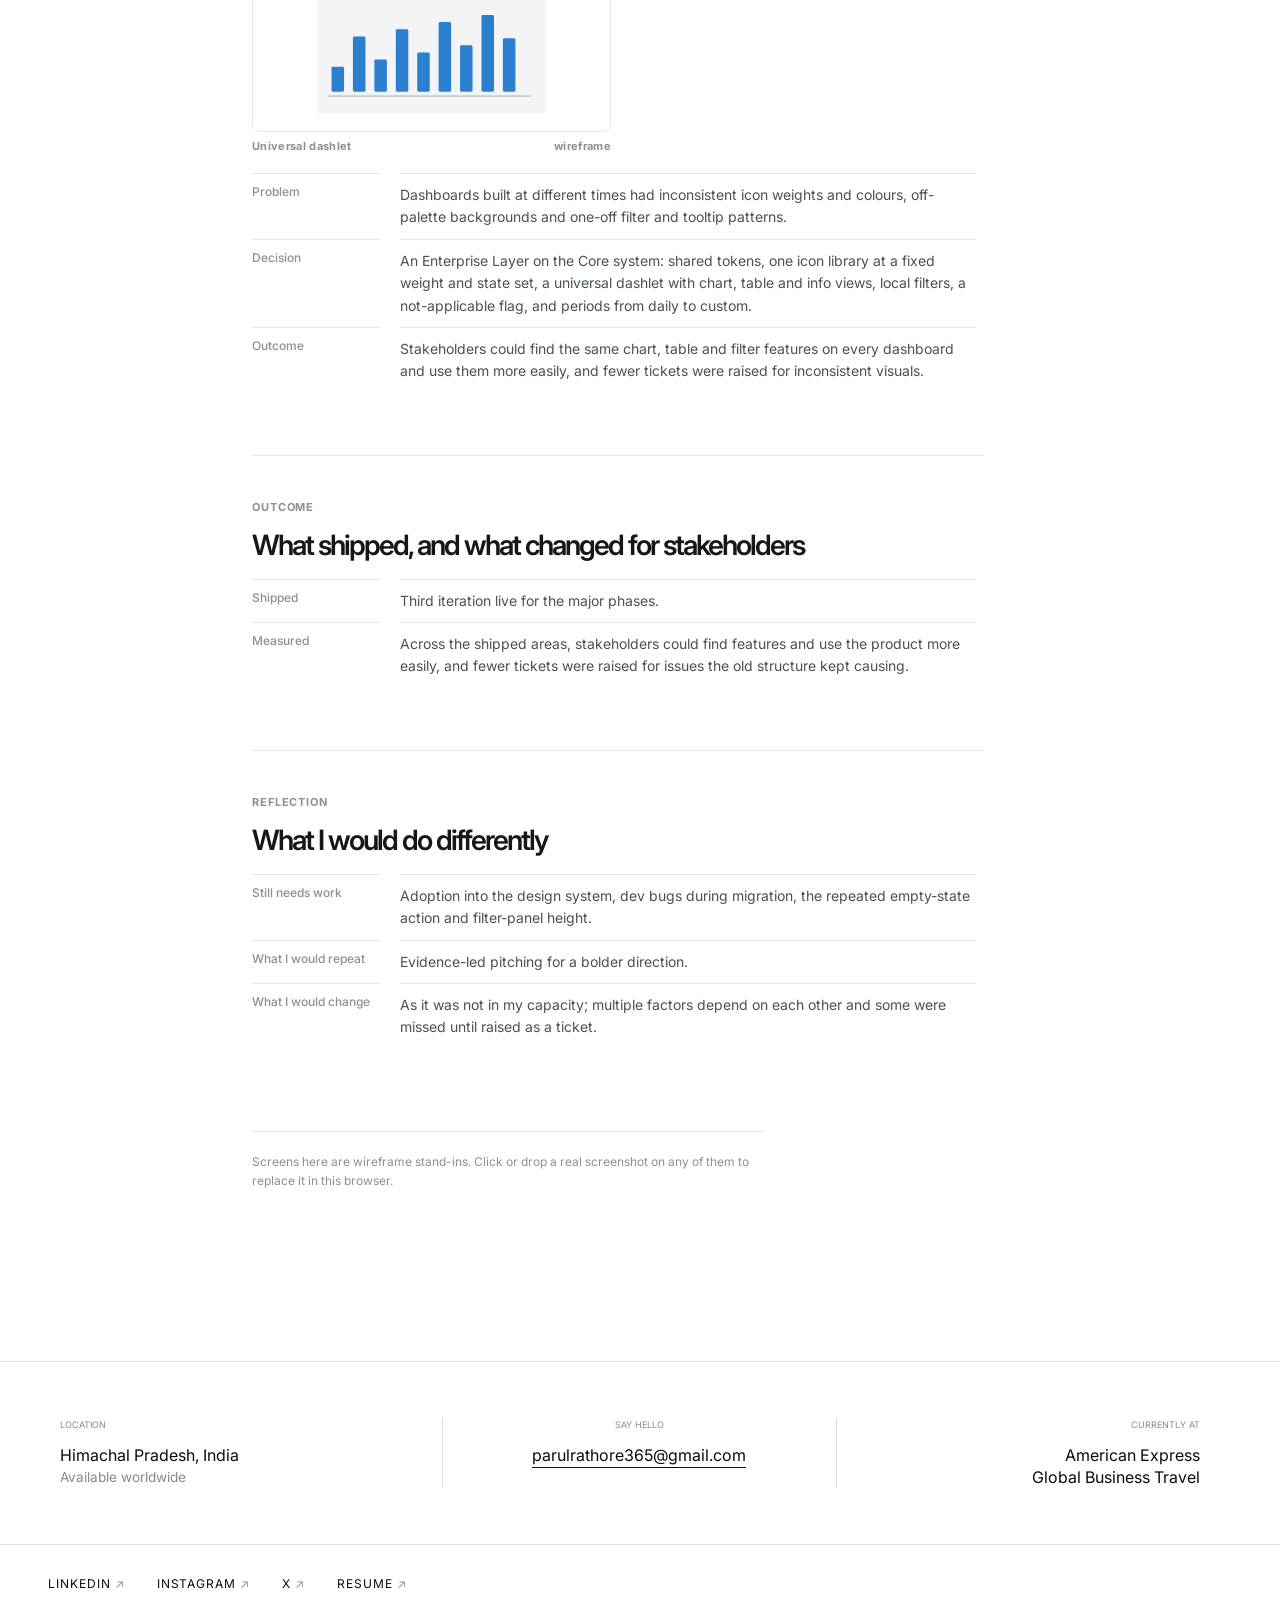
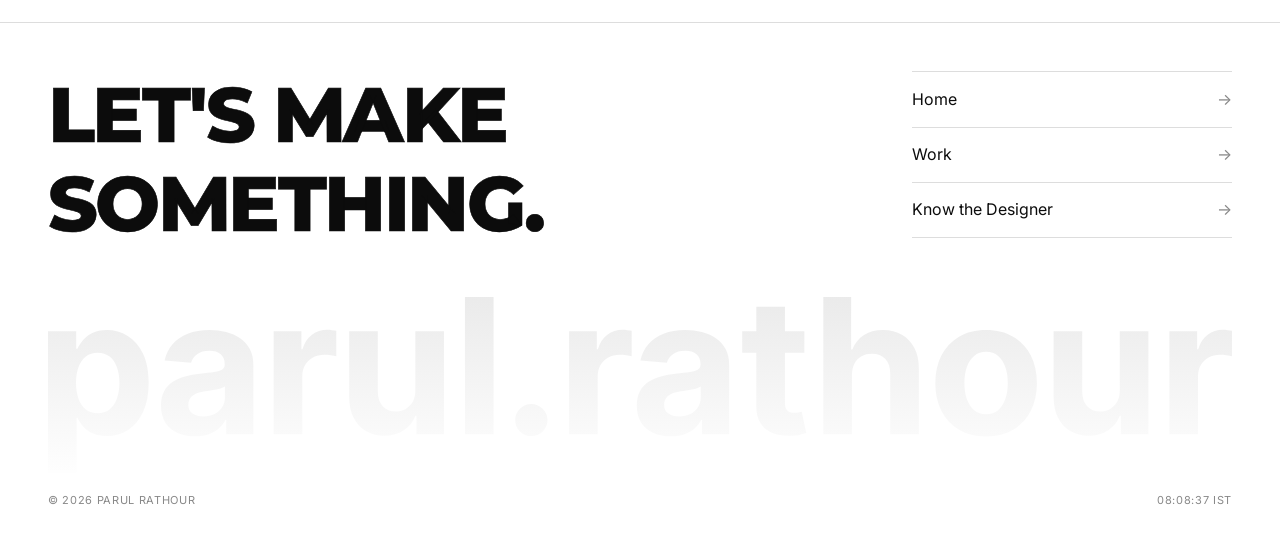
<file: bi-platform.html>
<!doctype html>
<html lang="en" data-theme="light">
<head>
<meta charset="utf-8">
<meta name="viewport" content="width=device-width,initial-scale=1,viewport-fit=cover">
<title>BI Platform · Case study</title>
<link rel="icon" href="favicon.ico" sizes="any">
<link rel="icon" type="image/png" sizes="32x32" href="Asset/images/home/favicon-32.png">
<link rel="apple-touch-icon" href="Asset/images/home/apple-touch-icon.png">
<link rel="stylesheet" href="case-study-shared.css">
<link rel="stylesheet" href="contact-modal.css?v=13">
<link rel="stylesheet" href="bi-platform-case-study.css">  <link rel="stylesheet" href="site-typography.css?v=17">
</head>
<body>
<div class="mob-menu" id="mobMenu">
  <button class="mob-close" onclick="document.getElementById('mobMenu').classList.remove('open')">Close</button>
  <a href="index.html" onclick="closeMob()">Home</a>
  <a href="work.html" onclick="closeMob()">Work</a>
  <a href="know-the-designer.html" onclick="closeMob()">Know the Designer</a>
</div>
<div class="top">
  <nav class="nav" id="site-nav">
    <a class="nav-logo" href="index.html" aria-label="Home">PR.</a>
    <button class="nav-burger" type="button" onclick="document.getElementById('mobMenu').classList.add('open')" aria-label="Menu"><span></span><span></span><span></span></button>
    <div class="nav-links">
      <a href="index.html">Home</a>
      <a href="work.html" class="active">Work</a>
      <a href="know-the-designer.html">Know the Designer</a>
    </div>
    <div class="nav-right">
      <a href="https://www.instagram.com/canvas_0ff?igsh=dnFib3htNXloamF5" class="social-btn" aria-label="Instagram" target="_blank" rel="noopener"><img src="Asset/images/home/icon-ig.svg" alt="" width="16" height="16"></a>
      <a href="https://www.linkedin.com/in/parul-rathour-74174917a" class="social-btn" aria-label="LinkedIn" target="_blank" rel="noopener"><img src="Asset/images/home/icon-linkedin.svg" alt="" width="16" height="16"></a>
      <a href="https://x.com/ParulRath0ur" class="social-btn" aria-label="X" target="_blank" rel="noopener"><img src="Asset/images/home/icon-x.svg" alt="" width="16" height="16"></a>
      <a href="mailto:parulrathore365@gmail.com" class="social-btn social-mail-only" aria-label="Email"><img src="Asset/images/home/icon-mail.svg" alt="" width="16" height="16"></a>
      <a href="#footer-contact" class="btn-touch">Get In Touch</a>
    </div>
  </nav>
</div>
<div class="nav-spacer" aria-hidden="true"></div>

<div class="bi-page">
  <div class="cols">
    <nav class="toc" aria-label="Contents"><p class="k">Contents</p><ol id="toc"></ol></nav>
    <main id="main"></main>
    <aside class="brief" aria-live="polite"><p class="k">In brief</p><div id="brief"></div></aside>
  </div>
</div>
<input type="file" id="pick" accept="image/*" hidden>

<footer class="footer" id="footer-contact">
  <div class="fc-row">
    <div class="fc-col">
      <div class="fc-l">Location</div>
      <div class="fc-v">Himachal Pradesh, India<small>Available worldwide</small></div>
    </div>
    <div class="fc-col">
      <div class="fc-l">Say Hello</div>
      <div class="fc-v"><a class="fc-mail" href="mailto:parulrathore365@gmail.com">parulrathore365@gmail.com</a></div>
    </div>
    <div class="fc-col">
      <div class="fc-l">Currently at</div>
      <div class="fc-v">American Express<br>Global Business Travel</div>
    </div>
  </div>
  <div class="fs-row">
    <a href="https://www.linkedin.com/in/parul-rathour-74174917a" class="fs-link" target="_blank" rel="noopener">LinkedIn</a>
    <a href="https://www.instagram.com/canvas_0ff?igsh=dnFib3htNXloamF5" class="fs-link" target="_blank" rel="noopener">Instagram</a>
    <a href="https://x.com/ParulRath0ur" class="fs-link" target="_blank" rel="noopener">X</a>
    <a href="resume.html" class="fs-link">Resume</a>
  </div>
  <div class="footer-big">
    <div class="footer-big-top">
      <div class="footer-cta">LET'S MAKE SOMETHING.</div>
      <div class="footer-nav">
        <a href="index.html"><span>Home</span></a>
        <a href="work.html"><span>Work</span></a>
        <a href="know-the-designer.html"><span>Know the Designer</span></a>
      </div>
    </div>
    <div class="footer-wordmark" data-wm-burst data-wm-src="Asset/images/home/footer-wordmark.svg" aria-hidden="true">
      <img class="wm-img" src="Asset/images/home/footer-wordmark.svg" alt="parul.rathour" width="1377" height="205">
      <canvas class="wm-canvas" aria-hidden="true"></canvas>
      <div class="wm-hit" aria-hidden="true" data-cursor-grow></div>
    </div>
  </div>
  <div class="footer-bottom">
    <span>© 2026 Parul Rathour</span>
    <span id="footer-time">IST —:—</span>
  </div>
</footer>

<script>
function closeMob(){document.getElementById('mobMenu').classList.remove('open')}
(function(){
  function tick(){
    const ist=new Date(new Date().toLocaleString("en-US",{timeZone:"Asia/Kolkata"}));
    const ft=document.getElementById("footer-time");
    if(ft) ft.textContent=`${String(ist.getHours()).padStart(2,"0")}:${String(ist.getMinutes()).padStart(2,"0")}:${String(ist.getSeconds()).padStart(2,"0")} IST`;
  }
  tick();setInterval(tick,1000);
})();
</script>
<script src="bi-platform-case-study.js" defer></script>
<script src="wordmark-particles.js?v=3" defer></script>
<script src="contact-modal.js?v=13" defer></script>
<script src="porto.js" defer></script>
<script src="scripts/bubble-cursor.js" defer></script>
</body>
</html>
</file>
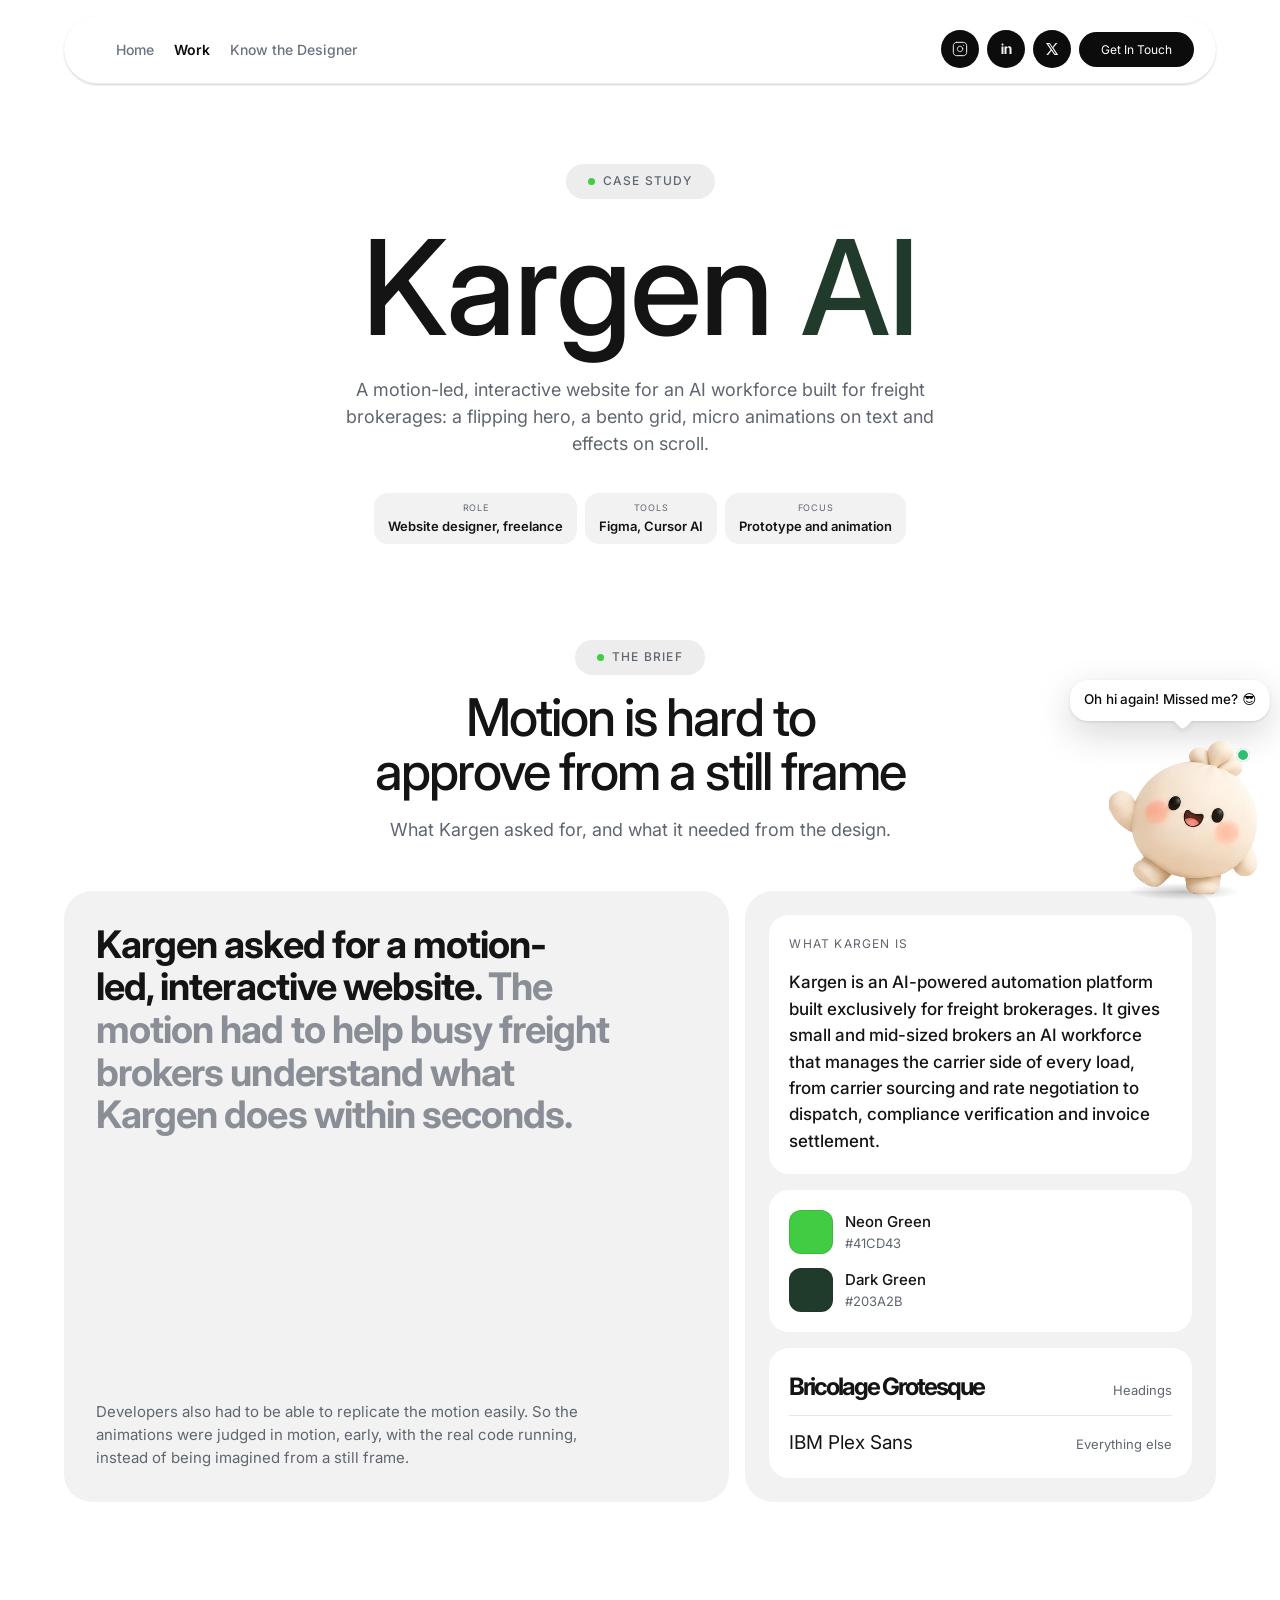
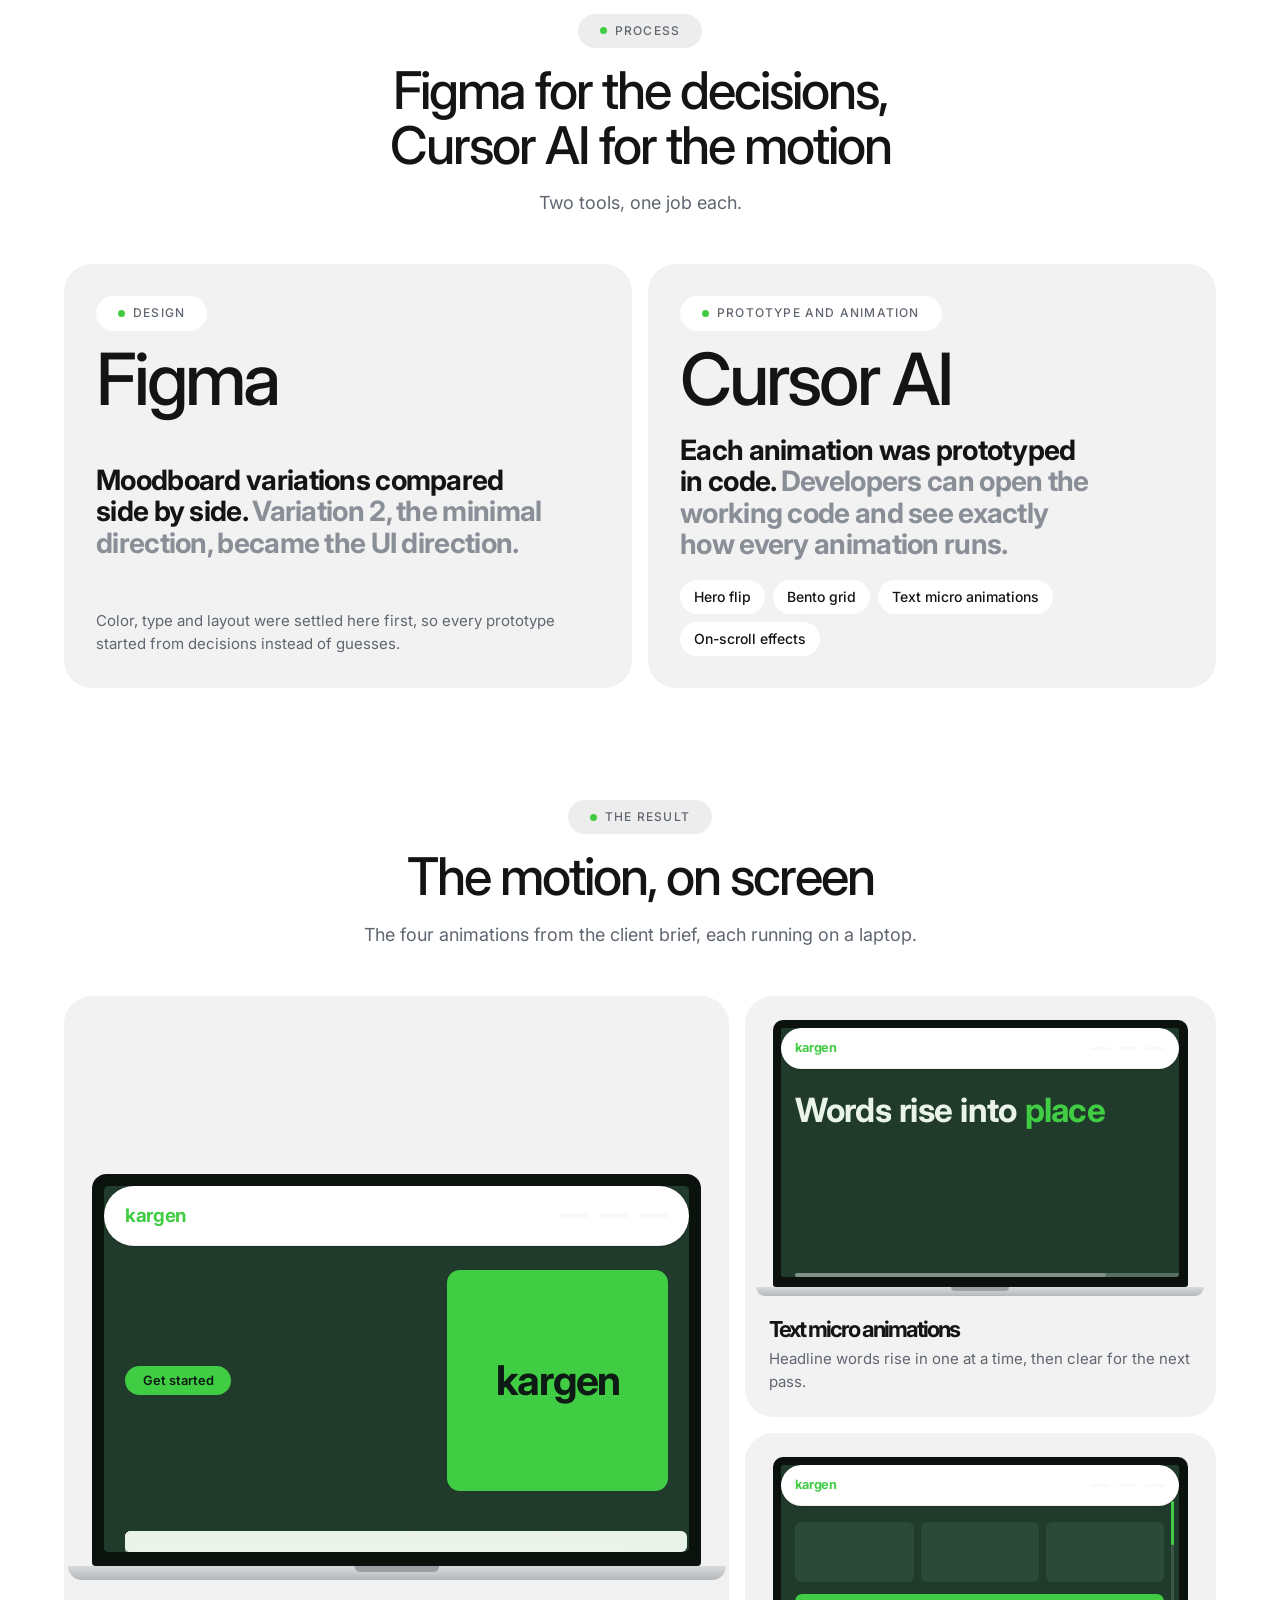
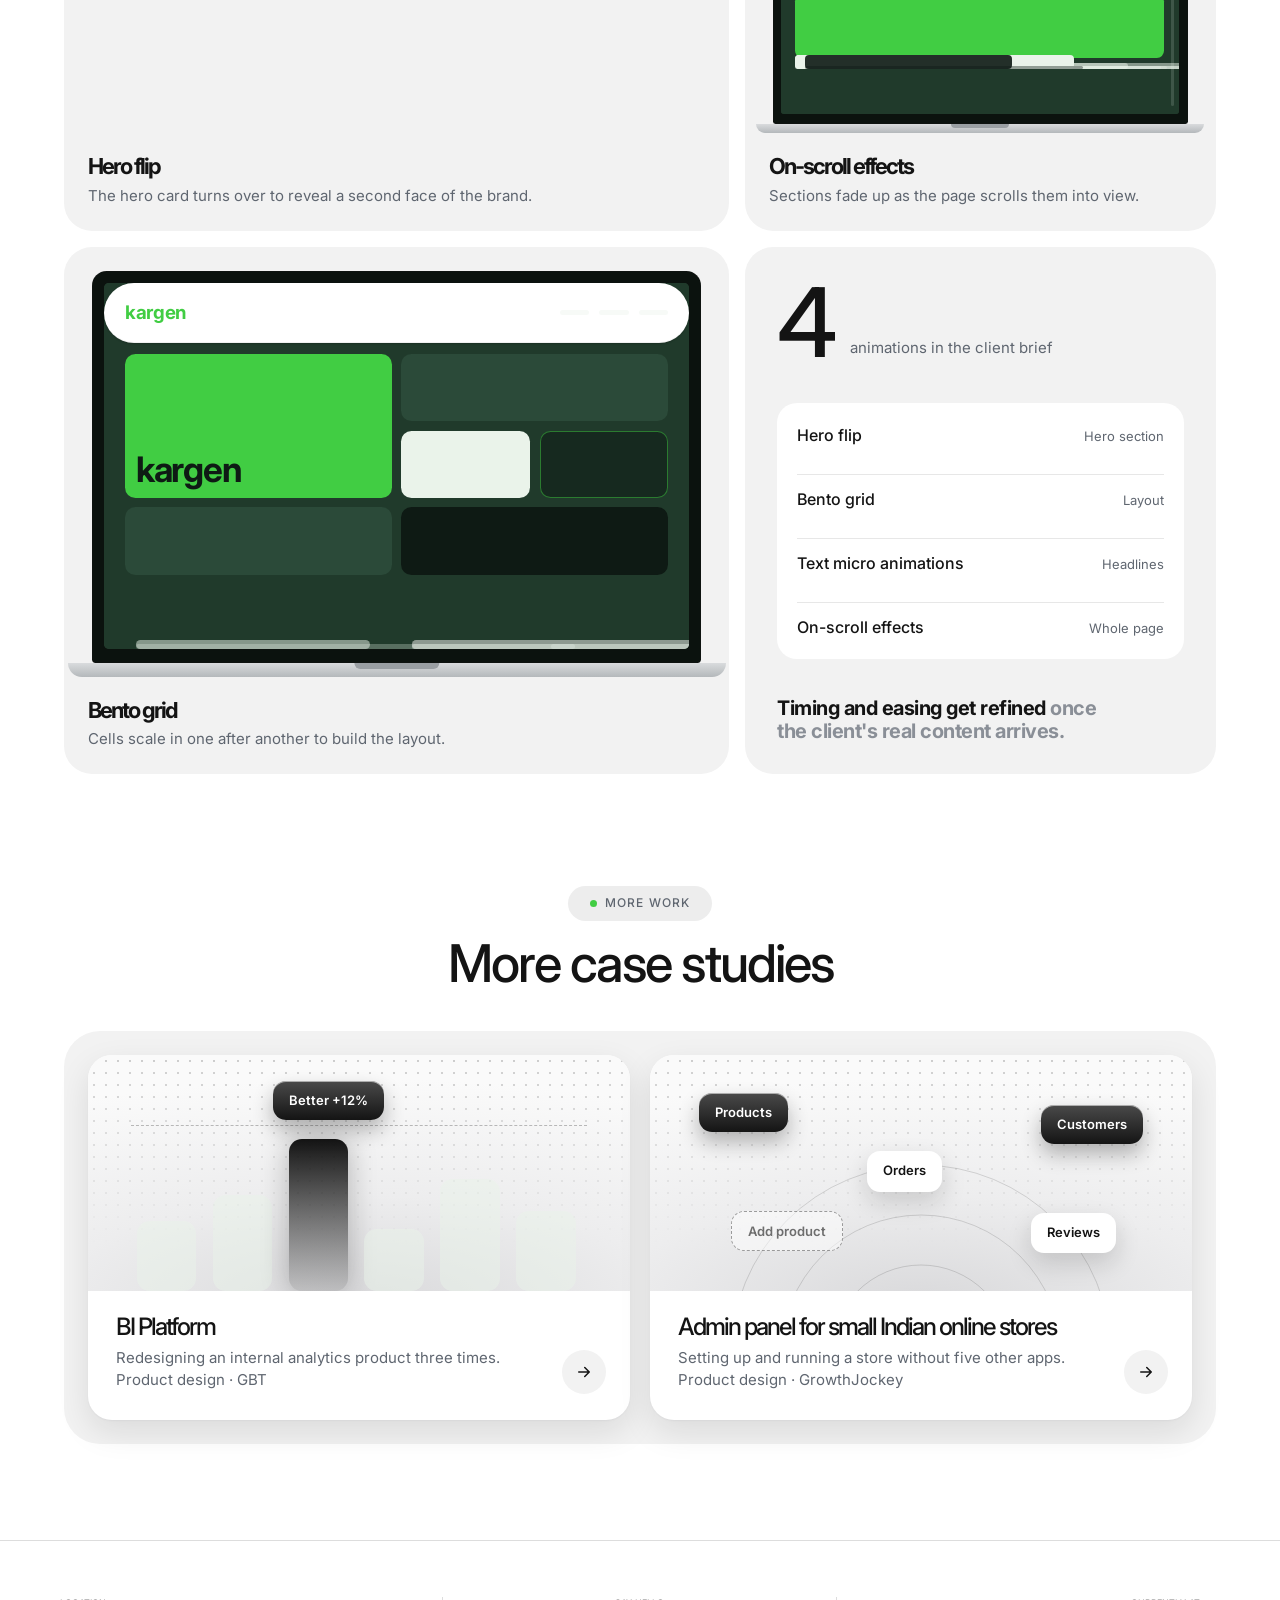
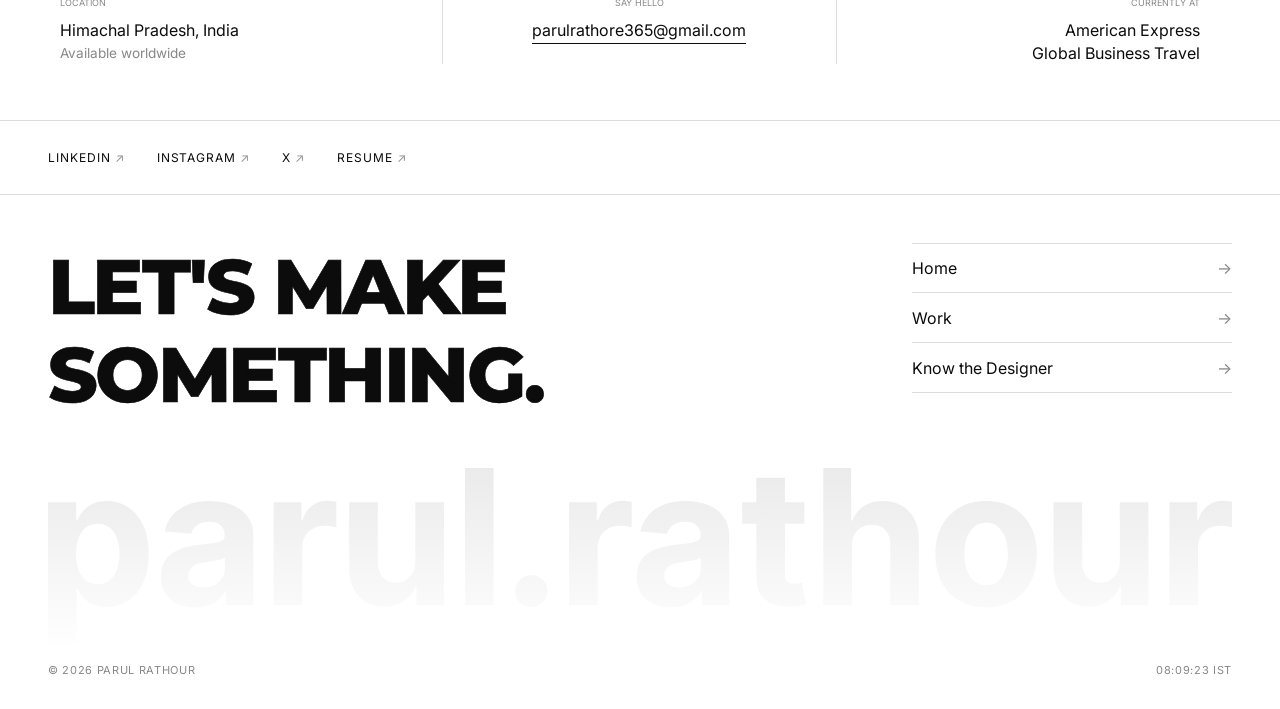
<file: kargen-ai.html>
<!doctype html>
<html lang="en">
<head>
<meta charset="utf-8">
<meta name="viewport" content="width=device-width,initial-scale=1">
<title>Kargen AI · Case study</title>
<link rel="icon" href="favicon.ico" sizes="any">
<link rel="icon" type="image/png" sizes="32x32" href="Asset/images/home/favicon-32.png">
<link rel="apple-touch-icon" href="Asset/images/home/apple-touch-icon.png">
<link rel="stylesheet" href="https://fonts.googleapis.com/css2?family=Bricolage+Grotesque:opsz,wght@12..96,500;12..96,700;12..96,800&family=IBM+Plex+Sans:wght@400;500;600&family=Montserrat:wght@700;900&family=Playfair+Display:ital,wght@0,700;1,700&family=DM+Sans:ital,opsz,wght@0,9..40,400;0,9..40,500&family=Inter:wght@400;500;600&display=swap">
<link rel="stylesheet" href="motion.css">
<link rel="stylesheet" href="case-study-shared.css">
<link rel="stylesheet" href="contact-modal.css?v=13">
<style>
*,*::before,*::after{box-sizing:border-box}
body{margin:0;background:#FFFFFF}
.pg{--bg:#FFFFFF;--tile:#F2F2F2;--inner:#FFFFFF;--ink:#141414;--mute:#5F6670;--faint:#8A8F97;--pill:#EDEDED;--line:rgba(20,20,20,.1);--neon:#41CD43;--forest:#203A2B;background:var(--bg);color:var(--ink);font-family:'IBM Plex Sans',system-ui,sans-serif;font-size:16px;line-height:1.55}
.pg *{box-sizing:border-box}
.disp,h1,h2,h3{font-family:'Bricolage Grotesque','IBM Plex Sans',system-ui,sans-serif}
b,strong{font-family:'Bricolage Grotesque','IBM Plex Sans',sans-serif;font-weight:700}
.wrap{max-width:1200px;margin:0 auto;padding-inline:24px}
h1,h2,h3,p{margin:0}
.pill{display:inline-flex;align-items:center;gap:8px;background:var(--pill);color:var(--mute);border-radius:99px;padding:8px 22px;font-size:12px;letter-spacing:.1em;text-transform:uppercase;font-weight:500}
.pill:before{content:"";width:7px;height:7px;border-radius:50%;background:var(--neon)}
.sechead{display:flex;flex-direction:column;align-items:center;text-align:center;gap:16px;max-width:680px;margin:0 auto}
h1{font-size:clamp(60px,11vw,132px);line-height:.92;letter-spacing:-.04em;font-weight:500;text-wrap:balance}
h1 span{color:var(--forest)}
h2{font-size:clamp(32px,4.4vw,52px);line-height:1.05;letter-spacing:-.03em;font-weight:500;text-wrap:balance}
h3{font-size:22px;line-height:1.2;letter-spacing:-.015em;font-weight:700}
.sub{font-size:18px;line-height:1.5;color:var(--mute)}
.meta{display:flex;flex-wrap:wrap;justify-content:center;gap:8px}
.meta div{background:var(--tile);border-radius:14px;padding:8px 14px;min-width:0}
.meta dt{font-size:9px;letter-spacing:.08em;text-transform:uppercase;color:var(--mute)}
.meta dd{margin:1px 0 0;font-size:13px;font-weight:600}
.bento{display:grid;grid-template-columns:repeat(12,minmax(0,1fr));gap:16px}
.t{background:var(--tile);border-radius:28px;padding:24px;display:flex;flex-direction:column;gap:20px;min-width:0}
.big{font-family:'Bricolage Grotesque','IBM Plex Sans',sans-serif;font-size:clamp(24px,2.6vw,32px);line-height:1.12;letter-spacing:-.025em;font-weight:700;color:var(--ink);text-wrap:balance}
.big em{font-style:normal;color:var(--faint)}
.small{font-size:15px;color:var(--mute)}
.inner{background:var(--inner);border-radius:20px;padding:20px;display:flex;flex-direction:column;gap:14px}
.sw{display:flex;align-items:center;gap:12px;font-size:15px;font-weight:500}
.sw i{display:block;width:44px;height:44px;border-radius:12px;flex:none;border:1px solid var(--line)}
.sw small{display:block;color:var(--mute);font-size:13px;font-weight:400}
.spec{border-top:1px solid var(--line);padding-top:12px;display:flex;justify-content:space-between;align-items:baseline;gap:12px}
.spec small{color:var(--mute);font-size:13px}
.chips{display:flex;flex-wrap:wrap;gap:8px}
.chip{font-size:14px;background:var(--inner);border-radius:99px;padding:6px 14px;font-weight:500}
.tool{font-family:'Bricolage Grotesque','IBM Plex Sans',sans-serif;font-size:clamp(44px,6vw,72px);line-height:1;letter-spacing:-.04em;font-weight:500}
.c7{grid-column:span 7}.c5{grid-column:span 5}.c6{grid-column:span 6}
.ta{grid-column:span 7;grid-row:span 2}
.stage{flex:1;display:flex;align-items:center;justify-content:center;padding-inline:4px}
.cap p{color:var(--mute);font-size:15px;margin-top:4px}
.row{display:flex;justify-content:space-between;align-items:baseline;gap:12px;padding-block:12px;border-top:1px solid var(--line);font-size:16px;font-weight:500}
.row small{color:var(--mute);font-size:13px;text-align:right;font-weight:400}
.statn{font-family:'Bricolage Grotesque','IBM Plex Sans',sans-serif;font-size:clamp(64px,8vw,96px);line-height:.9;letter-spacing:-.05em;font-weight:500}
.lbl{font-size:12px;letter-spacing:.1em;text-transform:uppercase;color:var(--mute);font-weight:600}
.cards{display:grid;grid-template-columns:repeat(2,minmax(0,1fr));gap:16px;padding-bottom:96px}
.card{display:flex;flex-direction:column;gap:20px;background:var(--tile);border-radius:28px;padding:20px;text-decoration:none;color:inherit}
.card:focus-visible{outline:2px solid var(--forest);outline-offset:3px}
.thumbw{height:190px;border-radius:18px;overflow:hidden;background:#fff}
.thumb{width:100%;height:100%;display:flex}
.crow{display:flex;justify-content:space-between;align-items:flex-end;gap:16px;padding:0 6px 6px}
.arr{width:44px;height:44px;border-radius:50%;background:#fff;display:flex;align-items:center;justify-content:center;flex:none;transition:background .3s,color .3s,transform .3s}
.card:hover .arr,.card:focus-visible .arr{background:var(--ink);color:#fff;transform:translateX(4px)}
.lap{transition:transform .5s cubic-bezier(.2,.7,.2,1),filter .5s}
.lap:hover{transform:translateY(-6px) scale(1.03);filter:drop-shadow(0 24px 30px rgba(20,20,20,.2))}
@keyframes enter{from{opacity:0;transform:translateY(36px)}to{opacity:1;transform:none}}
@media (prefers-reduced-motion:no-preference){
@supports (animation-timeline:view()){
.sechead,.t{animation:enter linear both;animation-timeline:view();animation-range:entry 0% entry 40%}
}
}
.cards{background:#F2F2F2;border-radius:36px;padding:24px;margin-bottom:96px;gap:20px}
.rc{position:relative;display:flex;flex-direction:column;background:#fff;border-radius:24px;box-shadow:0 1px 2px rgba(20,30,60,.04),0 12px 32px rgba(20,20,20,.1);text-decoration:none;color:inherit;overflow:hidden}
.rc:focus-visible{outline:2px solid #141414;outline-offset:3px}
.ill{position:relative;height:236px;overflow:hidden;background:radial-gradient(120% 95% at 50% 105%,#D9D9DB 0%,#EDEDEE 48%,#FAFAFA 100%)}
.ill:before{content:"";position:absolute;inset:0;background-image:radial-gradient(rgba(20,20,20,.2) 1px,transparent 1.3px);background-size:12px 12px;-webkit-mask-image:linear-gradient(#000,transparent 80%);mask-image:linear-gradient(#000,transparent 80%)}
.ill-in{position:absolute;inset:0}
.ill svg.arcs{position:absolute;inset:0;width:100%;height:100%}
.rb{padding:22px 84px 28px 28px;display:flex;flex-direction:column;gap:6px}
.rb h3{font-size:24px;font-weight:500;letter-spacing:-.02em;line-height:1.15}
.rb p{font-size:15px;color:var(--mute);line-height:1.5}
.rgo{position:absolute;right:24px;bottom:26px;width:44px;height:44px;border-radius:50%;background:#F2F2F2;display:flex;align-items:center;justify-content:center;transition:background .25s,color .25s}
.rc:hover .rgo,.rc:focus-visible .rgo{background:#141414;color:#fff}
.cf{position:absolute;display:inline-flex;align-items:center;gap:8px;font-size:13px;font-weight:600;padding:9px 16px;border-radius:13px;white-space:nowrap}
.cf.b{background:linear-gradient(#4A4A4A,#141414);color:#fff;box-shadow:0 10px 20px rgba(20,20,20,.3),inset 0 1px 0 rgba(255,255,255,.55)}
.cf.w{background:#fff;color:#141414;box-shadow:0 10px 24px rgba(20,20,20,.16)}
.cf.d{border:1.5px dashed rgba(20,20,20,.4);color:rgba(20,20,20,.6);background:rgba(255,255,255,.5)}
.sc{position:absolute;background:#fff;border-radius:16px;box-shadow:0 14px 34px rgba(20,20,20,.16);padding:14px;display:flex;flex-direction:column;gap:9px}
.sc i{display:block;height:8px;border-radius:99px;background:#E6E6E6}
.sc i.h{background:linear-gradient(90deg,#4A4A4A,#141414)}
.bar{position:absolute;bottom:0;width:11%;border-radius:12px 12px 0 0;background:linear-gradient(#CFCFD2,rgba(207,207,210,.15))}
.bar.hi{background:linear-gradient(#141414,rgba(20,20,20,.15));box-shadow:0 0 28px rgba(20,20,20,.28)}
@media (max-width:860px){
.cards{
  display:flex;flex-wrap:nowrap;overflow-x:auto;scroll-snap-type:x mandatory;
  -webkit-overflow-scrolling:touch;gap:12px;padding:14px;scrollbar-width:none;
}
.cards::-webkit-scrollbar{display:none}
.cards .rc{flex:0 0 min(80vw,272px);scroll-snap-align:start}
.cards .ill{height:165px}
.cards .ill-in{width:142.857%;height:236px;transform:scale(.7);transform-origin:top left}
.cards .rb{padding:16px 64px 20px 18px}
.cards .rb h3{font-size:20px}
.cards .rgo{right:16px;bottom:18px;width:38px;height:38px}
.ta,.c7,.c5,.c6{grid-column:span 12;grid-row:auto}
.t{padding:20px}
.meta div{padding:6px 10px;border-radius:12px}
.meta dt{font-size:8px}
.meta dd{font-size:12px}
}
/* laptop mockup, sized in container units so it scales with its tile */
.lap{width:100%;container-type:inline-size}
.lid{background:#0B120E;border:1px solid rgba(20,20,20,.35);border-radius:2.4cqw 2.4cqw .6cqw .6cqw;padding:1.8cqw 1.8cqw 2.2cqw}
.scr{position:relative;aspect-ratio:16/10;overflow:hidden;border-radius:.8cqw;container-type:inline-size;background:#203A2B}
.base{position:relative;height:2.2cqw;width:108%;margin-left:-4%;background:linear-gradient(#D9DBDD,#B4B8BB);border-radius:0 0 3cqw 3cqw}
.base:after{content:"";position:absolute;left:50%;top:0;width:14cqw;height:.9cqw;transform:translateX(-50%);background:#9A9FA3;border-radius:0 0 1cqw 1cqw}
/* mock site pieces (units resolve against the screen) */
.site{position:absolute;inset:0;background:#203A2B;overflow:hidden;color:#EAF3EA}
.site .nav{display:flex;align-items:center;justify-content:space-between;padding:2.6cqw 3.6cqw}
.logo{font-family:'Bricolage Grotesque','IBM Plex Sans',sans-serif;font-weight:700;font-size:3.2cqw;color:#41CD43;letter-spacing:-.02em}
.nb{display:flex;gap:1.8cqw;align-items:center}
.nb i{display:block;width:5cqw;height:.8cqw;border-radius:1cqw;background:rgba(234,243,234,.4)}
.bar{height:1.5cqw;border-radius:1cqw;background:rgba(234,243,234,.5)}
.bar.s{height:.9cqw;background:rgba(234,243,234,.28)}
.bar.h{height:3.6cqw;background:#EAF3EA}
.mpill{display:inline-block;background:#41CD43;color:#0E1A14;border-radius:5cqw;font-size:2.2cqw;font-weight:600;padding:1.2cqw 3cqw;line-height:1.2}
.col{display:flex;flex-direction:column;gap:1.7cqw;align-items:flex-start}
/* A: hero flip */
.heroA{display:grid;grid-template-columns:1.15fr .85fr;gap:4cqw;align-items:center;padding:4cqw 3.6cqw}
.flipwrap{perspective:90cqw}
.flipper{position:relative;width:100%;aspect-ratio:1;transform-style:preserve-3d;animation:flip 7s ease-in-out infinite}
.face{position:absolute;inset:0;backface-visibility:hidden;border-radius:2.2cqw;display:flex;align-items:center;justify-content:center;font-family:'Bricolage Grotesque','IBM Plex Sans',sans-serif;font-weight:700;letter-spacing:-.03em}
.f1{background:#41CD43;color:#0E1A14;font-size:7cqw}
.f2{background:#0E1A14;color:#41CD43;font-size:12cqw;transform:rotateX(180deg);border:.3cqw solid rgba(65,205,67,.5)}
@keyframes flip{0%,36%{transform:rotateX(0)}50%,86%{transform:rotateX(180deg)}100%{transform:rotateX(360deg)}}
/* B: text micro animation */
.heroB{padding:6cqw 3.6cqw;display:flex;flex-direction:column;gap:2.4cqw;align-items:flex-start}
.hl{font-family:'Bricolage Grotesque','IBM Plex Sans',sans-serif;font-weight:700;font-size:8.4cqw;line-height:1.05;letter-spacing:-.02em;display:flex;flex-wrap:wrap;gap:0 2cqw}
.w{display:inline-block;overflow:hidden;padding-bottom:.9cqw}
.w span{display:inline-block;animation:rise 5.5s cubic-bezier(.2,.7,.2,1) infinite;animation-delay:calc(var(--i) * .14s)}
.w.n span{color:#41CD43}
@keyframes rise{0%{transform:translateY(115%)}16%,78%{transform:translateY(0)}92%,100%{transform:translateY(-115%)}}
.fadeB{animation:fadeB 5.5s ease-out infinite;animation-delay:.7s}
@keyframes fadeB{0%{opacity:0;transform:translateY(2cqw)}18%,78%{opacity:1;transform:none}92%,100%{opacity:0}}
/* C: on-scroll */
.scroller{position:absolute;left:0;right:0;top:0;animation:sc 9s ease-in-out infinite}
@keyframes sc{0%,10%{transform:translateY(0)}42%,62%{transform:translateY(-32cqw)}92%,100%{transform:translateY(0)}}
.blk{padding:0 3.6cqw;margin-bottom:3cqw}
.cards3{display:grid;grid-template-columns:repeat(3,minmax(0,1fr));gap:1.8cqw}
.cd{background:#2B4A39;border-radius:1.6cqw;height:15cqw;padding:2cqw;display:flex;flex-direction:column;gap:1.2cqw}
.rv1{animation:rv1 9s ease-in-out infinite}
.rv2{animation:rv2 9s ease-in-out infinite}
@keyframes rv1{0%,16%{opacity:.12;transform:translateY(3cqw)}30%,64%{opacity:1;transform:none}82%,100%{opacity:.12;transform:translateY(3cqw)}}
@keyframes rv2{0%,28%{opacity:.12;transform:translateY(3cqw)}42%,64%{opacity:1;transform:none}80%,100%{opacity:.12;transform:translateY(3cqw)}}
.band{background:#41CD43;border-radius:1.8cqw;height:16cqw;padding:2.4cqw;display:flex;flex-direction:column;gap:1.4cqw;justify-content:flex-end}
.band .bar{background:rgba(14,26,20,.8)}
.band .bar.s{background:rgba(14,26,20,.4)}
.track{position:absolute;right:1.2cqw;top:9cqw;bottom:2cqw;width:.7cqw;border-radius:1cqw;background:rgba(234,243,234,.15)}
.thumb{position:absolute;left:0;right:0;top:0;height:11cqw;border-radius:1cqw;background:#41CD43;animation:th 9s ease-in-out infinite}
@keyframes th{0%,10%{transform:translateY(0)}42%,62%{transform:translateY(20cqw)}92%,100%{transform:translateY(0)}}
/* D: bento grid build */
.heroD{padding:0 3.6cqw}
.bg{display:grid;grid-template-columns:repeat(4,minmax(0,1fr));grid-template-rows:repeat(3,11.5cqw);gap:1.6cqw;margin-top:1.8cqw}
.cell{border-radius:1.8cqw;padding:1.8cqw;display:flex;flex-direction:column;justify-content:flex-end;gap:1cqw;animation:pop 8s cubic-bezier(.2,.8,.2,1) infinite;animation-delay:calc(var(--i) * .16s)}
.c1{grid-column:1 / span 2;grid-row:1 / span 2;background:#41CD43;color:#0E1A14;font-family:'Bricolage Grotesque','IBM Plex Sans',sans-serif;font-weight:700;font-size:6cqw;letter-spacing:-.03em;line-height:1}
.c2{grid-column:3 / span 2;grid-row:1;background:#2B4A39}
.c3{grid-column:3;grid-row:2;background:#EAF3EA}
.c4{grid-column:4;grid-row:2;background:#16291F;border:.25cqw solid rgba(65,205,67,.5)}
.c5x{grid-column:1 / span 2;grid-row:3;background:#2B4A39}
.c6x{grid-column:3 / span 2;grid-row:3;background:#0E1A14}
.c3 .bar{background:rgba(14,26,20,.7)}
@keyframes pop{0%{opacity:0;transform:scale(.72)}14%,84%{opacity:1;transform:scale(1)}100%{opacity:0;transform:scale(.96)}}
@media (prefers-reduced-motion:reduce){.pg *{animation:none!important}}
</style>
  <link rel="stylesheet" href="site-typography.css?v=17">
</head>
<body>
<div class="mob-menu" id="mobMenu">
  <button class="mob-close" onclick="document.getElementById('mobMenu').classList.remove('open')">Close</button>
  <a href="index.html" onclick="closeMob()">Home</a>
  <a href="work.html" onclick="closeMob()">Work</a>
  <a href="know-the-designer.html" onclick="closeMob()">Know the Designer</a>
</div>
<div class="top">
  <nav class="nav" id="site-nav">
    <a class="nav-logo" href="index.html" aria-label="Home">PR.</a>
    <button class="nav-burger" type="button" onclick="document.getElementById('mobMenu').classList.add('open')" aria-label="Menu"><span></span><span></span><span></span></button>
    <div class="nav-links">
      <a href="index.html">Home</a>
      <a href="work.html" class="active">Work</a>
      <a href="know-the-designer.html">Know the Designer</a>
    </div>
    <div class="nav-right">
      <a href="https://www.instagram.com/canvas_0ff?igsh=dnFib3htNXloamF5" class="social-btn" aria-label="Instagram" target="_blank" rel="noopener"><img src="Asset/images/home/icon-ig.svg" alt="" width="16" height="16"></a>
      <a href="https://www.linkedin.com/in/parul-rathour-74174917a" class="social-btn" aria-label="LinkedIn" target="_blank" rel="noopener"><img src="Asset/images/home/icon-linkedin.svg" alt="" width="16" height="16"></a>
      <a href="https://x.com/ParulRath0ur" class="social-btn" aria-label="X" target="_blank" rel="noopener"><img src="Asset/images/home/icon-x.svg" alt="" width="16" height="16"></a>
      <a href="mailto:parulrathore365@gmail.com" class="social-btn social-mail-only" aria-label="Email"><img src="Asset/images/home/icon-mail.svg" alt="" width="16" height="16"></a>
      <a href="#footer-contact" class="btn-touch">Get In Touch</a>
    </div>
  </nav>
</div>
<div class="nav-spacer" aria-hidden="true"></div>
<div class="pg">
<div class="wrap">

  <header style="display:flex;flex-direction:column;align-items:center;text-align:center;gap:28px;padding-block:72px 96px">
    <span class="pill">Case study</span>
    <h1 class="disp">Kargen <span>AI</span></h1>
    <p class="sub" style="max-width:600px">A motion-led, interactive website for an AI workforce built for freight brokerages: a flipping hero, a bento grid, micro animations on text and effects on scroll.</p>
    <dl class="meta" style="margin:8px 0 0">
      <div><dt>Role</dt><dd>Website designer, freelance</dd></div>
      <div><dt>Tools</dt><dd>Figma, Cursor AI</dd></div>
      <div><dt>Focus</dt><dd>Prototype and animation</dd></div>
    </dl>
  </header>

  <section style="display:flex;flex-direction:column;gap:48px;padding-bottom:112px">
    <div class="sechead">
      <span class="pill">The brief</span>
      <h2 class="disp">Motion is hard to approve from a still frame</h2>
      <p class="sub">What Kargen asked for, and what it needed from the design.</p>
    </div>
    <div class="bento">
      <div class="t c7" style="padding:32px;justify-content:space-between;gap:48px">
        <p class="big" style="font-size:clamp(26px,3vw,38px)">Kargen asked for a motion-led, interactive website. <em>The motion had to help busy freight brokers understand what Kargen does within seconds.</em></p>
        <p class="small" style="max-width:520px">Developers also had to be able to replicate the motion easily. So the animations were judged in motion, early, with the real code running, instead of being imagined from a still frame.</p>
      </div>
      <div class="t c5" style="gap:16px">
        <div class="inner" style="gap:16px">
          <span class="small" style="text-transform:uppercase;letter-spacing:.1em;font-size:12px">What Kargen is</span>
          <p style="font-size:17px;font-weight:500">Kargen is an AI-powered automation platform built exclusively for freight brokerages. It gives small and mid-sized brokers an AI workforce that manages the carrier side of every load, from carrier sourcing and rate negotiation to dispatch, compliance verification and invoice settlement.</p>
        </div>
        <div class="inner">
          <div class="sw"><i style="background:#41CD43"></i><span>Neon Green<small>#41CD43</small></span></div>
          <div class="sw"><i style="background:#203A2B"></i><span>Dark Green<small>#203A2B</small></span></div>
        </div>
        <div class="inner" style="gap:10px">
          <div class="spec" style="border:0;padding:0"><span class="disp" style="font-size:24px;font-weight:700;letter-spacing:-.02em">Bricolage Grotesque</span><small>Headings</small></div>
          <div class="spec"><span style="font-size:19px">IBM Plex Sans</span><small>Everything else</small></div>
        </div>
      </div>
    </div>
  </section>

  <section style="display:flex;flex-direction:column;gap:48px;padding-bottom:112px">
    <div class="sechead">
      <span class="pill">Process</span>
      <h2 class="disp">Figma for the decisions, Cursor AI for the motion</h2>
      <p class="sub">Two tools, one job each.</p>
    </div>
    <div class="bento">
      <div class="t c6" style="padding:32px;gap:20px;justify-content:space-between;min-height:340px">
        <div style="display:flex;flex-direction:column;gap:12px"><span class="pill" style="align-self:flex-start;background:var(--inner)">Design</span><p class="tool">Figma</p></div>
        <p class="big" style="font-size:clamp(22px,2.3vw,28px)">Moodboard variations compared side by side. <em>Variation 2, the minimal direction, became the UI direction.</em></p>
        <p class="small">Color, type and layout were settled here first, so every prototype started from decisions instead of guesses.</p>
      </div>
      <div class="t c6" style="padding:32px;gap:20px;justify-content:space-between;min-height:340px">
        <div style="display:flex;flex-direction:column;gap:12px"><span class="pill" style="align-self:flex-start;background:var(--inner)">Prototype and animation</span><p class="tool">Cursor AI</p></div>
        <p class="big" style="font-size:clamp(22px,2.3vw,28px)">Each animation was prototyped in code. <em>Developers can open the working code and see exactly how every animation runs.</em></p>
        <div class="chips">
          <span class="chip">Hero flip</span><span class="chip">Bento grid</span><span class="chip">Text micro animations</span><span class="chip">On-scroll effects</span>
        </div>
      </div>
    </div>
  </section>

  <section style="display:flex;flex-direction:column;gap:48px;padding-bottom:112px">
    <div class="sechead">
      <span class="pill">The result</span>
      <h2 class="disp">The motion, on screen</h2>
      <p class="sub">The four animations from the client brief, each running on a laptop.</p>
    </div>

    <div class="bento">

      <div class="t ta">
        <div class="stage">
          <div class="lap" role="img" aria-label="Laptop showing the hero card flipping between two faces">
            <div class="lid"><div class="scr"><div class="site">
              <div class="nav"><span class="logo">kargen</span><span class="nb"><i></i><i></i><i></i></span></div>
              <div class="heroA">
                <div class="col">
                  <div class="bar s" style="width:28%"></div>
                  <div class="bar h" style="width:96%"></div>
                  <div class="bar h" style="width:74%"></div>
                  <div class="bar h" style="width:50%"></div>
                  <div class="bar s" style="width:86%"></div>
                  <div class="bar s" style="width:64%"></div>
                  <span class="mpill">Get started</span>
                </div>
                <div class="flipwrap"><div class="flipper"><div class="face f1">kargen</div><div class="face f2">AI</div></div></div>
              </div>
            </div></div></div>
            <div class="base"></div>
          </div>
        </div>
        <div class="cap"><h3 class="disp">Hero flip</h3><p>The hero card turns over to reveal a second face of the brand.</p></div>
      </div>

      <div class="t c5">
        <div class="stage">
          <div class="lap" role="img" aria-label="Laptop showing headline words rising into place one by one">
            <div class="lid"><div class="scr"><div class="site">
              <div class="nav"><span class="logo">kargen</span><span class="nb"><i></i><i></i><i></i></span></div>
              <div class="heroB">
                <div class="hl">
                  <span class="w"><span style="--i:0">Words</span></span>
                  <span class="w"><span style="--i:1">rise</span></span>
                  <span class="w"><span style="--i:2">into</span></span>
                  <span class="w n"><span style="--i:3">place</span></span>
                </div>
                <div class="col fadeB" style="width:70%">
                  <div class="bar s" style="width:100%"></div>
                  <div class="bar s" style="width:78%"></div>
                </div>
              </div>
            </div></div></div>
            <div class="base"></div>
          </div>
        </div>
        <div class="cap"><h3 class="disp">Text micro animations</h3><p>Headline words rise in one at a time, then clear for the next pass.</p></div>
      </div>

      <div class="t c5">
        <div class="stage">
          <div class="lap" role="img" aria-label="Laptop showing page sections fading in as the page scrolls">
            <div class="lid"><div class="scr"><div class="site">
              <div class="scroller">
                <div class="nav"><span class="logo">kargen</span><span class="nb"><i></i><i></i><i></i></span></div>
                <div class="blk col" style="padding-top:1cqw">
                  <div class="bar h" style="width:70%"></div>
                  <div class="bar h" style="width:44%"></div>
                  <div class="bar s" style="width:62%"></div>
                </div>
                <div class="blk rv1"><div class="cards3">
                  <div class="cd"><div class="bar" style="width:60%"></div><div class="bar s" style="width:90%"></div><div class="bar s" style="width:70%"></div></div>
                  <div class="cd"><div class="bar" style="width:50%"></div><div class="bar s" style="width:85%"></div><div class="bar s" style="width:60%"></div></div>
                  <div class="cd"><div class="bar" style="width:66%"></div><div class="bar s" style="width:80%"></div><div class="bar s" style="width:72%"></div></div>
                </div></div>
                <div class="blk rv2"><div class="band"><div class="bar h" style="width:52%;background:rgba(14,26,20,.9)"></div><div class="bar s" style="width:70%"></div></div></div>
              </div>
              <div class="track"><div class="thumb"></div></div>
            </div></div></div>
            <div class="base"></div>
          </div>
        </div>
        <div class="cap"><h3 class="disp">On-scroll effects</h3><p>Sections fade up as the page scrolls them into view.</p></div>
      </div>

      <div class="t c7">
        <div class="stage">
          <div class="lap" role="img" aria-label="Laptop showing a bento grid building itself cell by cell">
            <div class="lid"><div class="scr"><div class="site">
              <div class="nav"><span class="logo">kargen</span><span class="nb"><i></i><i></i><i></i></span></div>
              <div class="heroD"><div class="bg">
                <div class="cell c1" style="--i:0">kargen</div>
                <div class="cell c2" style="--i:1"><div class="bar" style="width:55%"></div><div class="bar s" style="width:80%"></div></div>
                <div class="cell c3" style="--i:2"><div class="bar" style="width:70%"></div></div>
                <div class="cell c4" style="--i:3"><div class="bar s" style="width:60%"></div></div>
                <div class="cell c5x" style="--i:4"><div class="bar" style="width:40%"></div><div class="bar s" style="width:75%"></div></div>
                <div class="cell c6x" style="--i:5"><div class="bar" style="width:48%"></div><div class="bar s" style="width:66%"></div></div>
              </div></div>
            </div></div></div>
            <div class="base"></div>
          </div>
        </div>
        <div class="cap"><h3 class="disp">Bento grid</h3><p>Cells scale in one after another to build the layout.</p></div>
      </div>

      <div class="t c5" style="justify-content:space-between;gap:24px;padding:32px">
        <div style="display:flex;align-items:flex-end;gap:16px">
          <span class="statn">4</span>
          <span class="small" style="padding-bottom:6px">animations in the client brief</span>
        </div>
        <div class="inner" style="padding:8px 20px">
          <div class="row" style="border:0"><span>Hero flip</span><small>Hero section</small></div>
          <div class="row"><span>Bento grid</span><small>Layout</small></div>
          <div class="row"><span>Text micro animations</span><small>Headlines</small></div>
          <div class="row"><span>On-scroll effects</span><small>Whole page</small></div>
        </div>
        <p class="big" style="font-size:20px">Timing and easing get refined <em>once the client's real content arrives.</em></p>
      </div>

    </div>
  </section>

  <section aria-label="More case studies">
    <div class="sechead" style="margin-bottom:40px">
      <span class="pill">More work</span>
      <h2 class="disp">More case studies</h2>
    </div>
    <div class="cards">
      <a class="rc" href="bi-platform.html">
        <div class="ill" aria-hidden="true"><div class="ill-in"><div style="position:absolute;left:8%;right:8%;top:70px;border-top:1.5px dashed rgba(20,20,20,.28)"></div><span class="bar" style="left:9%;height:70px"></span><span class="bar" style="left:23%;height:96px"></span><span class="bar hi" style="left:37%;height:152px"></span><span class="bar" style="left:51%;height:62px"></span><span class="bar" style="left:65%;height:112px"></span><span class="bar" style="left:79%;height:80px"></span><span class="cf b" style="left:calc(37% - 16px);top:26px">Better +12%</span></div></div>
        <div class="rb"><h3 class="disp">BI Platform</h3><p>Redesigning an internal analytics product three times.<br>Product design · GBT</p></div>
        <span class="rgo" aria-hidden="true"><svg width="18" height="18" viewBox="0 0 24 24" fill="none" stroke="currentColor" stroke-width="2" stroke-linecap="round" stroke-linejoin="round"><path d="M5 12h14M13 6l6 6-6 6"/></svg></span>
      </a>
      <a class="rc" href="admin-panel.html">
        <div class="ill" aria-hidden="true"><div class="ill-in"><svg class="arcs" viewBox="0 0 560 236" preserveAspectRatio="xMidYMax slice" aria-hidden="true" fill="none" stroke="rgba(20,20,20,.15)"><circle cx="280" cy="300" r="190"/><circle cx="280" cy="300" r="140"/><circle cx="280" cy="300" r="90"/></svg><span class="cf b" style="left:9%;top:38px">Products</span><span class="cf w" style="left:40%;top:96px">Orders</span><span class="cf b" style="right:9%;top:50px">Customers</span><span class="cf d" style="left:15%;bottom:40px">Add product</span><span class="cf w" style="right:14%;bottom:38px">Reviews</span></div></div>
        <div class="rb"><h3 class="disp">Admin panel for small Indian online stores</h3><p>Setting up and running a store without five other apps.<br>Product design · GrowthJockey</p></div>
        <span class="rgo" aria-hidden="true"><svg width="18" height="18" viewBox="0 0 24 24" fill="none" stroke="currentColor" stroke-width="2" stroke-linecap="round" stroke-linejoin="round"><path d="M5 12h14M13 6l6 6-6 6"/></svg></span>
      </a>
    </div>
  </section>

</div>
</div>

<footer class="footer" id="footer-contact">
  <div class="fc-row">
    <div class="fc-col">
      <div class="fc-l">Location</div>
      <div class="fc-v">Himachal Pradesh, India<small>Available worldwide</small></div>
    </div>
    <div class="fc-col">
      <div class="fc-l">Say Hello</div>
      <div class="fc-v"><a class="fc-mail" href="mailto:parulrathore365@gmail.com">parulrathore365@gmail.com</a></div>
    </div>
    <div class="fc-col">
      <div class="fc-l">Currently at</div>
      <div class="fc-v">American Express<br>Global Business Travel</div>
    </div>
  </div>
  <div class="fs-row">
    <a href="https://www.linkedin.com/in/parul-rathour-74174917a" class="fs-link" target="_blank" rel="noopener">LinkedIn</a>
    <a href="https://www.instagram.com/canvas_0ff?igsh=dnFib3htNXloamF5" class="fs-link" target="_blank" rel="noopener">Instagram</a>
    <a href="https://x.com/ParulRath0ur" class="fs-link" target="_blank" rel="noopener">X</a>
    <a href="resume.html" class="fs-link">Resume</a>
  </div>
  <div class="footer-big">
    <div class="footer-big-top">
      <div class="footer-cta">LET'S MAKE SOMETHING.</div>
      <div class="footer-nav">
        <a href="index.html"><span>Home</span></a>
        <a href="work.html"><span>Work</span></a>
        <a href="know-the-designer.html"><span>Know the Designer</span></a>
      </div>
    </div>
    <div class="footer-wordmark" data-wm-burst data-wm-src="Asset/images/home/footer-wordmark.svg" aria-hidden="true">
      <img class="wm-img" src="Asset/images/home/footer-wordmark.svg" alt="parul.rathour" width="1377" height="205">
      <canvas class="wm-canvas" aria-hidden="true"></canvas>
      <div class="wm-hit" aria-hidden="true" data-cursor-grow></div>
    </div>
  </div>
  <div class="footer-bottom">
    <span>© 2026 Parul Rathour</span>
    <span id="footer-time">IST —:—</span>
  </div>
</footer>

<script>
function closeMob(){document.getElementById('mobMenu').classList.remove('open')}
document.querySelectorAll('.t, .sechead, .rc, header').forEach(function(el){
  el.classList.add('mo-reveal');
});
document.querySelectorAll('.lap').forEach(function(el){ el.classList.add('mo-laptop'); });
(function(){
  function tick(){
    const ist=new Date(new Date().toLocaleString("en-US",{timeZone:"Asia/Kolkata"}));
    const ft=document.getElementById("footer-time");
    if(ft) ft.textContent=`${String(ist.getHours()).padStart(2,"0")}:${String(ist.getMinutes()).padStart(2,"0")}:${String(ist.getSeconds()).padStart(2,"0")} IST`;
  }
  tick();setInterval(tick,1000);
})();
</script>
<script src="motion.js" defer></script>
<script src="wordmark-particles.js?v=3" defer></script>
<script src="contact-modal.js?v=13" defer></script>
<script src="porto.js" defer></script>
<script src="scripts/bubble-cursor.js" defer></script>
</body>
</html>
</file>
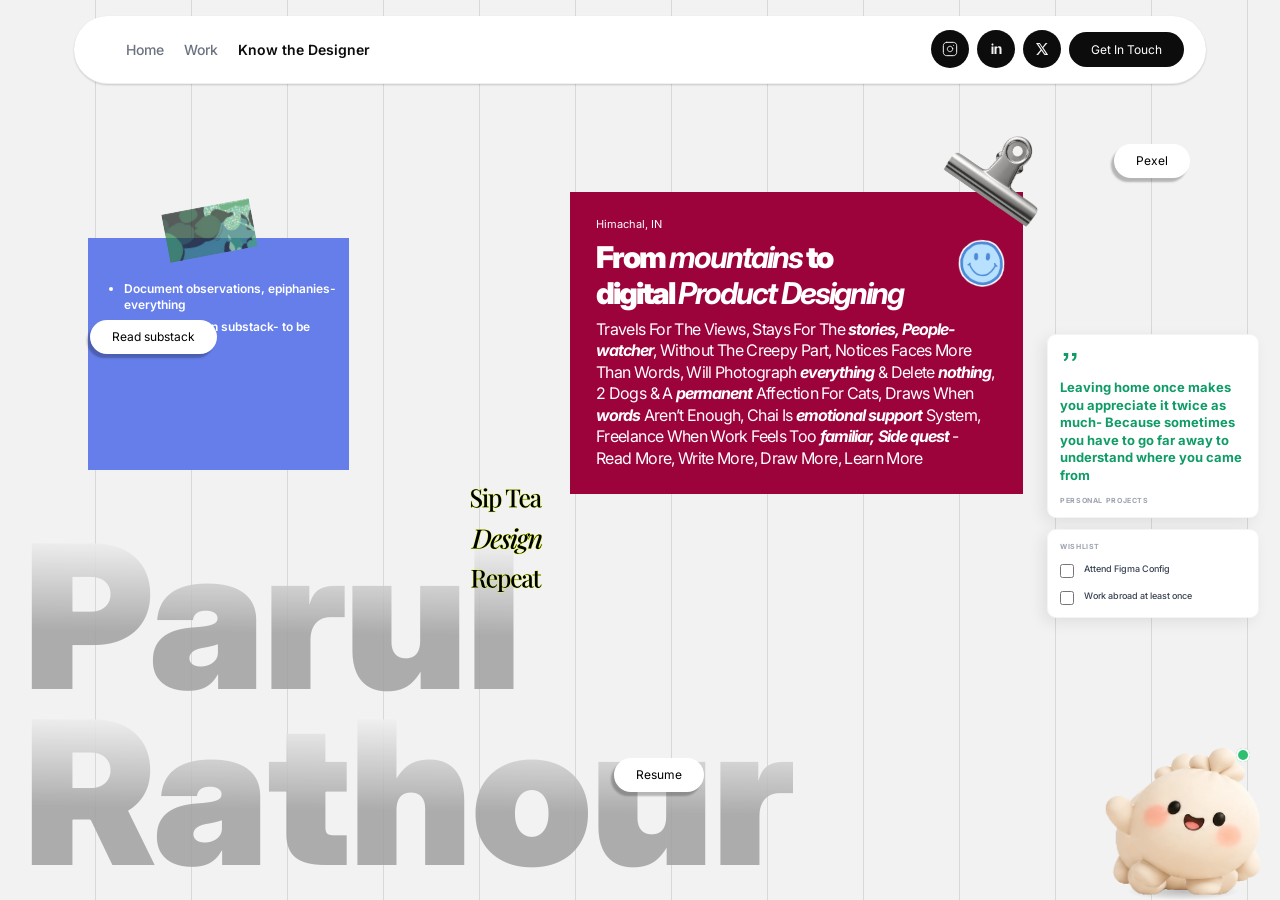
<file: know-the-designer.html>
<!DOCTYPE html>
<html lang="en">
<head>
<meta charset="UTF-8">
<meta name="viewport" content="width=device-width, initial-scale=1.0">
<title>Know the Designer — Parul Rathour</title>
<link rel="icon" href="favicon.ico" sizes="any">
<link rel="icon" type="image/png" sizes="32x32" href="Asset/images/home/favicon-32.png">
<link rel="icon" type="image/png" sizes="192x192" href="Asset/images/home/favicon-192.png">
<link rel="apple-touch-icon" href="Asset/images/home/apple-touch-icon.png">
<style>
*,*::before,*::after{box-sizing:border-box;margin:0;padding:0}
:root{
  --bg:#f2f2f2;--ink:#0c0c0c;--muted:#6b7280;--soft:#9ca3af;
  --sans:'Inter',system-ui,sans-serif;--inter:'Inter',system-ui,sans-serif;--mono:'Inter',system-ui,sans-serif;
  --green:#134535;
  --display:'Inter',system-ui,sans-serif;--serif:'Inter',system-ui,sans-serif;
}
html,body{height:100%;background:var(--bg);color:var(--ink);font-family:var(--sans);-webkit-font-smoothing:antialiased}
body{
  overflow:hidden;
  background-image:repeating-linear-gradient(
    90deg,
    transparent 0,
    transparent 95px,
    rgba(80,80,80,.16) 95px,
    rgba(80,80,80,.16) 96px
  );
  background-attachment:fixed;
}
a{color:inherit;text-decoration:none}
img{display:block;max-width:100%}

/* Fixed nav */
.top{
  position:fixed;top:0;left:0;right:0;z-index:300;
  padding:16px 74px 0;pointer-events:none;
}
.top .nav{pointer-events:auto;max-width:1512px;margin:0 auto;width:100%}
.nav{
  display:flex;align-items:center;justify-content:space-between;gap:1rem;
  background:#fff;border-bottom:1px solid rgba(0,0,0,.06);border-radius:70px;
  padding:14px 22px 15px 52px;box-shadow:0 1px 2px rgba(0,0,0,.18);
}
.nav-links{display:flex;align-items:center;gap:20px;flex-wrap:wrap}
.nav-links a{font-family:var(--inter);font-size:14px;font-weight:500;color:var(--muted)}
.nav-links a.active{font-weight:600;color:var(--ink)}
.nav-links a:hover{color:var(--ink)}
.nav-right{display:flex;align-items:center;gap:8px;flex-shrink:0}
.social-btn{width:38px;height:38px;border-radius:19px;background:var(--ink);display:flex;align-items:center;justify-content:center}
.social-btn img{width:16px;height:16px}
.btn-touch{display:inline-flex;align-items:center;background:var(--ink);color:#fff;border-radius:45px;padding:10px 22px;font-size:12px;white-space:nowrap}
.nav-burger{display:none;flex-direction:column;gap:4px;background:#0c0c0c;border:none;cursor:pointer;width:28px;height:28px;border-radius:19px;align-items:center;justify-content:center;padding:0}
.nav-burger span{display:block;width:12px;height:1.5px;background:#fff;border-radius:1px}
.social-mail-only{display:none}

/* Horizontal track */
.hscroll{
  display:flex;flex-direction:row;align-items:stretch;
  height:100vh;width:100%;
  overflow-x:auto;overflow-y:hidden;
  scroll-snap-type:none;
  scroll-behavior:auto;
  -webkit-overflow-scrolling:touch;
  scrollbar-width:thin;scrollbar-color:#cfcfcf transparent;
  position:relative;z-index:10;
  background:transparent;
}
.hscroll::-webkit-scrollbar{height:6px}
.hscroll::-webkit-scrollbar-thumb{background:#cfcfcf;border-radius:999px}

.panel{
  flex:0 0 auto;height:100%;
  position:relative;
  padding:100px clamp(24px,4vw,64px) 40px;
  overflow:visible;
}

/* Fixed wordmark — bottom of viewport; cards scroll over it */
.hero-name{
  position:fixed;
  left:24px;
  bottom:20px;
  z-index:2;
  font-family:var(--sans);font-weight:900;
  font-size:200px;letter-spacing:-9px;
  line-height:.88;
  pointer-events:none;
  display:flex;flex-direction:column;
  transition:opacity .45s ease, transform .45s ease;
  will-change:opacity,transform;
}
.hero-name span{
  display:block;
  background-image:linear-gradient(0.67deg, rgba(160,160,160,.85) 40%, rgba(255,255,255,.92) 100%);
  -webkit-background-clip:text;
  background-clip:text;
  color:transparent;
  -webkit-text-fill-color:transparent;
}
.hero-name.is-out{
  opacity:0;
  transform:translateY(28px);
}

/* Panel 1 — Hero collage (Figma 204:9912) */
.panel-hero{
  width:auto;
  min-width:max(max-content,100vw);
  height:100%;
  display:flex;
  flex-direction:row;
  align-items:center;
  justify-content:flex-start;
  padding:100px 190px 48px 0;
  background:transparent;
  box-sizing:border-box;
  overflow:visible;
  z-index:3;
}
.hero-cluster{
  position:relative;
  isolation:isolate;
  z-index:4;
  width:1899px;
  margin-left:88px;
  min-height:568px;
  display:flex;
  align-items:flex-start;
  gap:24px;
  transform-origin:left center;
  transform:scale(min(1, calc((100vh - 180px) / 620px)));
  overflow:visible;
}

/* Fixed pills — stay on screen while cards scroll */
.float-pills{
  position:fixed;inset:0;z-index:250;
  pointer-events:none;
  transition:opacity .45s ease;
}
.float-pills.is-out{opacity:0}
.float-pill{
  position:absolute;
  background:#fff;
  color:#000;
  border-radius:45px;
  padding:10px 22px;
  font-family:var(--sans);
  font-size:12px;
  font-weight:400;
  line-height:1.2;
  white-space:nowrap;
  box-shadow:-3px 4px 2px rgba(0,0,0,.25);
  pointer-events:auto;
  transition:transform .2s ease, box-shadow .2s ease;
}
.float-pills.is-out .float-pill{pointer-events:none}
.float-pill:hover{
  transform:translateY(-2px);
  box-shadow:-3px 6px 10px rgba(0,0,0,.22);
}
.pill-substack{left:clamp(16px,7vw,110px);top:clamp(200px,38vh,320px)}
.pill-pexel{right:clamp(16px,7vw,90px);top:clamp(120px,16vh,180px);left:auto}
.pill-resume{left:clamp(42%,48vw,920px);bottom:clamp(56px,12vh,110px);top:auto}

.notes-card{
  position:absolute;
  left:0;top:46px;
  width:261px;height:232px;
  background:#667eea;
  color:#fff;
  padding:43px 12px 18px 18px;
  z-index:2;
}
.notes-card ul{list-style:disc;padding-left:18px;display:flex;flex-direction:column;gap:6px}
.notes-card li{font-family:var(--sans);font-weight:600;font-size:12px;line-height:1.35}
.notes-tape{
  position:absolute;
  left:77px;top:-32px;
  width:89px;height:49px;
  transform:rotate(-10.82deg);
  overflow:hidden;
  opacity:.7;
  pointer-events:none;
}
.notes-tape img{width:100%;height:100%;object-fit:cover;max-width:none}

.bio-card{
  position:relative;
  width:453px;
  margin-left:482px;
  flex-shrink:0;
  background:#9d033b;
  backdrop-filter:blur(37px);
  -webkit-backdrop-filter:blur(37px);
  color:#fff;
  padding:24px 26px;
  z-index:4;
}
.bio-loc{font-family:var(--inter);font-size:11px;line-height:1.5;margin-bottom:6px}
.bio-title{
  font-family:var(--sans);font-weight:900;font-size:30px;line-height:36px;
  letter-spacing:-2px;max-width:313px;margin-bottom:8px;
}
.bio-title em{font-family:var(--serif);font-style:italic;font-weight:700;letter-spacing:-2px}
.bio-body{
  font-family:var(--sans);font-size:16px;line-height:1.35;letter-spacing:-.64px;
  text-transform:capitalize;
}
.bio-body em{font-family:var(--serif);font-style:italic;font-weight:700;letter-spacing:-.96px;text-transform:none}
.bio-clip{
  position:absolute;right:-46px;top:-72px;
  width:127px;height:97px;
  transform:rotate(34.78deg);
  object-fit:contain;max-width:none;
  pointer-events:none;z-index:5;
}
.bio-smile{
  position:absolute;right:13px;top:43px;
  width:57px;height:57px;
  transform:rotate(-4.1deg);
  object-fit:contain;max-width:none;
  pointer-events:none;z-index:5;
}

.sip-tea{
  position:absolute;
  left:381px;top:294px;
  width:75px;
  display:flex;flex-direction:column;align-items:center;gap:12px;
  z-index:3;pointer-events:none;
}
.sip-tea img{display:block;width:100%;height:auto}

.hero-side{
  display:flex;align-items:flex-end;gap:10.6px;
  height:568px;flex-shrink:0;width:940px;
  position:relative;z-index:3;
}
.col{display:flex;flex-direction:column;gap:10.6px;flex-shrink:0}
.col-media{justify-content:center}
.col-media .photos-card{padding-top:0;margin-top:30px}
.col-history{
  align-self:stretch;
  display:flex;align-items:center;
}
.col-history .history{
  display:flex;flex-direction:column;gap:10px;
  height:auto;padding:10px 12px;
}
.col-history .hist{display:flex;flex-direction:column;gap:5px}
.col-history .hist-item{
  flex:0 0 auto;
  display:flex;flex-direction:column;justify-content:center;
  padding:7px 10px;
}
.col-quote{
  align-self:stretch;
  justify-content:center;
  width:212px;
}
.col-projects{
  align-self:stretch;
  align-items:center;
  gap:6px;
  padding-bottom:38px;
}
.card{
  background:#fff;border:1px solid #f3f4f6;border-radius:9px;
  box-shadow:-4.5px 4.5px 15px rgba(0,0,0,.08);padding:12px;
  position:relative;z-index:1;
}
.card-label{font-family:var(--inter);font-weight:700;font-size:7px;letter-spacing:.09em;text-transform:uppercase;color:var(--soft)}

.photos-card{width:236px}
.photo-hero{width:100%;height:129px;object-fit:cover;border-radius:16px;box-shadow:0 8px 8px rgba(0,0,0,.25);margin:8px 0 10px}
.fan{height:60px;position:relative;width:185px;margin:0 auto}
.fan img{position:absolute;width:44px;height:55px;object-fit:cover;border-radius:6px;box-shadow:0 3px 3px rgba(0,0,0,.25)}
.fan img:nth-child(1){left:6%;top:6px;transform:rotate(-15deg);z-index:1}
.fan img:nth-child(2){left:24%;top:2px;transform:rotate(-8deg);z-index:2}
.fan img:nth-child(3){left:40%;top:0;transform:rotate(.3deg);z-index:5}
.fan img:nth-child(4){left:54%;top:3px;transform:rotate(15deg);z-index:3}
.fan img:nth-child(5){left:68%;top:1px;transform:rotate(15deg);z-index:2}

.tools{
  width:236px;
  display:flex;flex-direction:column;gap:18px;
  padding:11px 12px;
}
.sec-head{display:flex;align-items:center;gap:6px;margin-bottom:14px}
.tools .sec-head{margin-bottom:0}
.dot{width:5px;height:5px;border-radius:50%}
.dot.orange{background:#fb923c}
.dot.blue{background:#60a5fa}
.tool{display:flex;align-items:center;gap:12px}
.tool-ico{width:30px;height:30px;border-radius:6px;border:1px solid #f3f4f6;overflow:hidden;flex-shrink:0;display:flex;align-items:center;justify-content:center;background:#fff}
.tool-ico img{width:100%;height:100%;object-fit:cover}
.tool-n{font-family:var(--inter);font-weight:700;font-size:11px;color:#1e293b}
.tool-s{font-family:var(--inter);font-size:9px;color:var(--soft)}

.history{width:247px}
.hist{display:flex;flex-direction:column;gap:6px}
.hist-item{border-radius:6px;padding:9px 12px}
.hist-item .when{font-family:var(--inter);font-weight:700;font-size:8px;text-transform:uppercase;opacity:.6;margin-bottom:2px}
.hist-item .who{font-family:var(--inter);font-weight:700;font-size:11px}
.hist-item.h1{background:#e3f4ff;color:#2e67bc}
.hist-item.h2{background:#fff6d2;color:#aca21f}
.hist-item.h3{background:#fff1f2;color:#be123c}
.hist-item.h4{background:#f3fff8;color:#1a820e}
.hist-item.h5{background:#f5f3ff;color:#6d28d9}

.quote{width:212px}
.quote p{font-family:var(--inter);font-weight:700;font-size:13px;color:#109c67;line-height:1.35;margin:10px 0 12px}
.wishlist{width:212px}
.wish{display:flex;gap:10px;align-items:flex-start;margin-top:12px}
.wish input{width:14px;height:14px;margin-top:1px;accent-color:#109c67;flex-shrink:0}
.wish span{font-family:var(--inter);font-weight:500;font-size:9px;color:#374151}

.coming{width:212px;position:relative;overflow:hidden;height:243px;padding-bottom:0}
.coming img{width:100%;height:184px;object-fit:cover;border-radius:16px;box-shadow:0 8px 8px rgba(0,0,0,.25);margin-top:8px}
.coming-tag{
  position:absolute;left:18px;bottom:18px;
  background:rgba(214,214,214,.9);border:1px solid rgba(255,255,255,.1);
  border-radius:999px;padding:3px 9px;font-size:10px;font-weight:500;color:#673612;letter-spacing:-.04em;
}
.services{
  width:213px;height:281px;background:#06091b;color:#fff;border:none;
  display:flex;flex-direction:column;justify-content:space-between;padding:18px;
}
.services .card-label{color:#fff}
.svc-tags{position:relative;height:96px;margin-top:auto;width:100%}
.svc-tag{
  position:absolute;background:rgba(255,255,255,.2);border:1px solid rgba(255,255,255,.05);
  border-radius:9999px;padding:7px 13px;font-family:var(--inter);font-size:8.4px;font-weight:500;color:#fff;white-space:nowrap;
}
/* Figma 243:9642 absolute positions */
.svc-tag:nth-child(1){left:14px;top:-5px;transform:rotate(-4.24deg)} /* Design Strategy */
.svc-tag:nth-child(2){left:103px;top:15px;transform:rotate(9.92deg)} /* Prototyping */
.svc-tag:nth-child(3){left:2px;top:68px;transform:none;border-color:rgba(255,255,255,.05)} /* Info Architecture */
.svc-tag:nth-child(4){left:91px;top:46px;transform:rotate(-17.24deg)} /* Dashboard Design */
.svc-tag:nth-child(5){left:55px;top:21px;transform:rotate(24.03deg)} /* UX Writing */
.svc-tag:nth-child(6){left:-2px;top:21px;transform:rotate(-29.47deg)} /* Data Viz */

/* Panel 2 — Sketchbooks (Figma flex mosaic) */
.panel-sketch{
  width:max(1084px,100vw);
  min-width:max(1084px,100vw);
  background:rgba(242,242,242,.28);
  backdrop-filter:blur(28px) saturate(1.05);
  -webkit-backdrop-filter:blur(28px) saturate(1.05);
  display:flex;flex-direction:column;justify-content:center;
  padding-left:50px;padding-right:50px;
  overflow:hidden;
  z-index:3;
}
.sketch-ey{font-size:7px;letter-spacing:.14em;text-transform:uppercase;color:rgba(61,61,61,.4);margin-bottom:8px}
.sketch-top{display:flex;justify-content:space-between;gap:2rem;align-items:flex-start;margin-bottom:16px;flex-shrink:0}
.sketch-h{
  font-family:var(--display);font-weight:900;font-size:clamp(28px,3.2vw,42px);
  letter-spacing:-.02em;line-height:1;color:#3d3d3d;flex-shrink:0;
  max-width:14ch;
}
.sketch-h em{font-family:var(--serif);font-style:italic;font-weight:600}
.sketch-lede{font-family:var(--sans);font-weight:500;font-size:12px;color:#8e8e8e;max-width:268px;line-height:1.45;padding-top:4px;flex-shrink:0}
.sketch-mosaic{
  display:flex;gap:10px;height:414px;max-height:calc(100vh - 260px);width:100%;align-items:stretch;flex-shrink:0;
}
.sk-col{display:flex;flex-direction:column;gap:5px;min-width:0;height:100%}
.sk-col-a{width:252px;flex-shrink:0}
.sk-col-b{width:310px;flex-shrink:0;flex-direction:row;gap:5px}
.sk-col-b .sk-sub{display:flex;flex-direction:column;gap:5px;flex:1;min-width:0;height:100%}
.sk-col-c,.sk-col-d{flex:1;min-width:0}
.sk-row{display:flex;gap:5px;height:146px;flex-shrink:0}
.sk{
  position:relative;border-radius:10px;overflow:hidden;background:#eaeaea;min-height:0;min-width:0;
  flex:1;
}
.sk img{position:absolute;inset:0;width:100%;height:100%;object-fit:cover;max-width:none}
.sk-dot{position:absolute;top:10px;left:11px;width:14px;height:14px;border-radius:50%;background:#2e2d2d;z-index:1}
.sk-tag{
  position:absolute;top:10px;right:11px;z-index:1;
  background:rgba(227,227,227,.46);backdrop-filter:blur(1px);
  border-radius:8px;padding:3px 6px;font-size:6px;font-weight:600;color:#737373;letter-spacing:-.02em;
}
.sk-fill{flex:1}
.sk-fixed{flex:0 0 167px}

/* Panel 3 — Frame */
.panel-frame{
  width:100vw;
  min-width:100vw;
  flex:0 0 100vw;
  display:flex;align-items:center;justify-content:center;
  background:transparent;
  z-index:1;
}
.frame-wrap{
  width:min(640px,82%);
  aspect-ratio:1000/690;
  max-height:68vh;
  position:relative;
  overflow:visible;
}
.frame-stage{
  position:relative;
  width:100%;
  height:100%;
  overflow:visible;
  cursor:pointer;
}
@media (prefers-reduced-motion:reduce){
  .frame-stage{cursor:default}
}
.frame-ornament{
  display:block;
  width:100%;
  height:100%;
  object-fit:contain;
  pointer-events:none;
  position:relative;
  z-index:2;
  filter:drop-shadow(0 12px 80px rgba(0,0,0,.4));
}

/* Panel 4 — Footer (same as homepage) */
.panel.footer{
  width:100vw;
  min-width:100vw;
  flex:0 0 100vw;
  padding:88px 0 0;
  background:#fff;
  border-top:.5px solid #ddd;
  display:flex;flex-direction:column;justify-content:flex-start;
  overflow:hidden;
  z-index:3;
}
.panel.footer .fc-row{padding:2rem 3rem 1.75rem}
.panel.footer .fs-row{padding:1.25rem 3rem}
.panel.footer .footer-big{padding-top:1.75rem}
.panel.footer .footer-big-top{margin-bottom:clamp(1rem,2.5vh,2rem)}
.panel.footer .footer-cta{font-size:clamp(2.2rem,5.2vw,4.4rem)}
.panel.footer .footer-bottom{padding-top:.9rem;padding-bottom:1.25rem}
.fc-row{
  display:grid;grid-template-columns:1fr 1fr 1fr;
  border-bottom:.5px solid #ddd;
  padding:3.5rem 3rem;
}
.fc-col{padding:0 2rem}
.fc-col:first-child{padding-left:.75rem;border-right:.5px solid #ddd}
.fc-col:nth-child(2){border-right:.5px solid #ddd;text-align:center}
.fc-col:last-child{text-align:right}
.fc-l{font-size:9px;letter-spacing:.14em;text-transform:uppercase;color:#888;margin-bottom:.7rem}
.fc-v{font-size:16px;color:var(--ink);line-height:1.4}
.fc-v small{display:block;color:#888;font-size:13.6px;margin-top:2px}
.fc-mail{border-bottom:.5px solid var(--ink);display:inline-block;padding-bottom:1px}
.fs-row{
  display:flex;gap:2rem;flex-wrap:wrap;
  padding:1.8rem 3rem;border-bottom:.5px solid #ddd;
}
.fs-link{font-size:12px;letter-spacing:.08em;text-transform:uppercase;color:var(--ink)}
.fs-link::after{content:" ↗";opacity:.45}
.footer-big{
  position:relative;padding:3rem 3rem 0;overflow:hidden;
}
.footer-big-top{
  display:flex;align-items:flex-start;justify-content:space-between;
  gap:2rem;flex-wrap:wrap;
  position:relative;z-index:2;
  margin-bottom:clamp(1.5rem,4vw,3rem);
}
.footer-cta{
  font-family:'Bricolage Grotesque',var(--display),sans-serif;font-weight:800;
  font-variation-settings:'wght' 800;
  -webkit-text-stroke:.6px currentColor;
  font-size:clamp(2.4rem,6vw,5rem);letter-spacing:normal;line-height:.95;
  max-width:12ch;
}
.footer-nav{
  display:flex;flex-direction:column;width:min(320px,100%);
  border-top:.5px solid #ddd;flex-shrink:0;
}
.footer-nav a{
  display:flex;align-items:center;justify-content:space-between;gap:1rem;
  padding:.9rem 0;border-bottom:.5px solid #ddd;
  font-family:var(--serif);font-style:italic;font-size:1rem;
}
.footer-nav a span{order:1}
.footer-nav a::after{
  content:"→";color:#888;order:2;flex-shrink:0;
  font-family:var(--sans);font-style:normal;
}
.footer-nav a:hover{color:#c0392b}
.footer-nav a:hover::after{color:var(--ink);transform:translateX(3px)}
.footer-wordmark{
  position:relative;z-index:1;
  width:100%;margin:0;line-height:0;
  overflow:visible;
  pointer-events:auto;
  cursor:pointer;
  user-select:none;
}
.footer-wordmark img,.footer-wordmark svg{
  display:block;width:100%;height:auto;
  position:relative;z-index:1;pointer-events:none;
  object-fit:fill;object-position:0 0;
}
.footer-wordmark .wm-canvas{
  position:absolute;
  display:block;pointer-events:none;opacity:0;z-index:2;
}
.footer-wordmark .wm-hit{
  position:absolute;inset:0;z-index:4;cursor:pointer;
}
.footer-bottom{
  display:flex;justify-content:space-between;gap:1rem;flex-wrap:wrap;
  padding:1.2rem 3rem 2rem;font-size:11px;color:#888;letter-spacing:.06em;text-transform:uppercase;
  position:relative;z-index:2;background:#fff;
}

.hint{
  position:fixed;right:24px;bottom:24px;z-index:200;
  background:rgba(12,12,12,.88);color:#fff;border-radius:999px;
  padding:10px 16px;font-size:12px;letter-spacing:.04em;
  pointer-events:none;opacity:.85;
}

/* Scroll-appear — cards enter from top or bottom */
.rv{
  opacity:0;
  transition:opacity .7s ease,transform .7s cubic-bezier(.22,1,.36,1);
  transition-delay:var(--d,0s);
}
.rv-top{transform:translateY(-42px)}
.rv-bot{transform:translateY(42px)}
.rv.vis{opacity:1;transform:none}
@media(prefers-reduced-motion:reduce){
  .rv,.rv-top,.rv-bot{opacity:1;transform:none;transition:none}
}

.mob-menu{
  display:none;position:fixed;inset:0;background:var(--ink);z-index:9999;
  flex-direction:column;justify-content:center;align-items:center;gap:2rem;
}
.mob-menu.open{display:flex}
.mob-menu a{font-family:var(--display);font-size:clamp(2rem,8vw,4rem);font-weight:900;color:#fff}
.mob-close{position:absolute;top:1.5rem;right:2rem;background:none;border:none;color:rgba(255,255,255,.4);font-size:12px;letter-spacing:.14em;text-transform:uppercase;cursor:pointer}

@media(max-width:900px){
  body{overflow:hidden}
  .top{padding:12px 16px 0}
  .nav{padding:14px 16px}
  .nav-links{display:none}
  .nav-burger{display:flex}
  .nav-right .social-btn{display:none}
  .nav-right .social-mail-only{display:flex;width:28px;height:28px}
  .btn-touch{padding:4px 9px;font-size:12px;height:28px}

  .hscroll{
    height:100vh;
    overflow-x:auto;overflow-y:hidden;
  }
  .panel{padding:90px 20px 28px}
  .panel-hero{
    width:auto;min-width:max-content;
    display:flex;flex-direction:row;align-items:center;justify-content:center;
    padding:90px 40px 40px 0;
  }
  .hero-name{
    font-size:clamp(64px,22vw,90px);
    left:16px;
    bottom:18px;
    letter-spacing:-.04em;
  }
  .hero-cluster{
    width:max-content;
    margin-left:8px;
    transform:scale(min(1, calc((100vh - 140px) / 560px)));
  }
  .notes-card{
    width:156px;height:139px;top:8px;left:0;
    padding:28px 10px 12px 12px;
  }
  .notes-card li{font-size:10px;font-weight:600}
  .notes-tape{left:46px;top:-20px;width:53px;height:29px}
  .bio-card{
    margin-left:48px;
    width:264px;
    padding:16px 18px;
    top:168px;
  }
  .bio-title{font-size:20px;line-height:25px;letter-spacing:-1.3px;max-width:214px}
  .bio-body{font-size:12px;letter-spacing:-.48px}
  .bio-clip{width:87px;height:66px;right:-32px;top:-49px}
  .bio-smile{width:39px;height:39px;right:6px;top:28px}
  .sip-tea{
    left:278px;
    right:auto;
    top:auto;
    bottom:42px;
    width:62px;
    gap:10px;
    z-index:6;
  }
  .hero-side{height:auto;width:auto;align-self:center}
  .col{width:auto;flex-shrink:0}
  .tools,.history,.quote,.wishlist,.coming,.services,.photos-card{width:240px}
  .services{height:240px}
  .svc-tags{height:110px}
  .float-pill{padding:8px 16px;font-size:12px;border-radius:24px}
  .pill-substack{left:34px;top:228px;right:auto}
  .pill-pexel{left:auto;right:18px;top:143px}
  .pill-resume{left:auto;right:20px;top:427px;bottom:auto}

  /* Sketch — blur bg, left-aligned horizontal masonry strip (not centered) */
  .panel-sketch{
    width:max-content;
    min-width:0;
    padding:90px 28px 28px 20px;
    justify-content:center;
    align-items:stretch;
    overflow:visible;
    background:rgba(242,242,242,.22);
    backdrop-filter:blur(24px) saturate(1.05);
    -webkit-backdrop-filter:blur(24px) saturate(1.05);
  }
  .sketch-ey{
    text-align:left;
    width:auto;
  }
  .sketch-top{
    flex-direction:row;
    flex-wrap:nowrap;
    align-items:flex-start;
    justify-content:space-between;
    gap:1.25rem;
    margin-bottom:14px;
    width:auto;
  }
  .sketch-h{
    font-size:clamp(24px,6.8vw,30px);
    max-width:none;
    width:max-content;
    text-align:left;
    line-height:1.02;
  }
  .sketch-lede{max-width:200px;font-size:11px;padding-top:2px;flex-shrink:0}
  .sketch-mosaic{
    height:min(400px,50vh);
    max-height:none;
    overflow:visible;
    width:max-content;
    margin:0;
    align-items:stretch;
  }
  .sk-col-a{width:172px;flex-shrink:0}
  .sk-col-b{width:216px;flex-shrink:0}
  .sk-col-c,.sk-col-d{
    flex:none;
    width:152px;
    min-width:152px;
    flex-shrink:0;
  }
  .sk-row{height:128px}
  .sk-fixed{flex:0 0 132px}

  .panel-frame{
    width:100vw;min-width:100vw;flex:0 0 100vw;
    justify-content:center;align-items:center;
  }
  .frame-wrap{width:100%;max-height:55vh;margin:0 auto}

  .panel.footer{width:100vw;min-width:100vw}
  .fc-row{
    grid-template-columns:1fr;
    gap:1.5rem;
    padding:2rem 1.5rem;
  }
  .fc-col,.fc-col:first-child,.fc-col:nth-child(2),.fc-col:last-child{
    text-align:left;border:none;padding:0;
  }
  .fs-row{
    padding:1.4rem 1.5rem;
    gap:1.2rem 1.5rem;
  }
  .footer-big,.footer-bottom{padding-left:1.5rem;padding-right:1.5rem}
  .footer-big-top{flex-direction:column;gap:1.5rem;margin-bottom:1.5rem}
  .footer-cta{font-size:clamp(2.2rem,11vw,3.2rem);max-width:10ch}
  .footer-nav{width:100%}
  .footer-nav a{
    justify-content:flex-start;gap:.6rem;
  }
  .footer-nav a span{order:2}
  .footer-nav a::after{order:1;content:"→"}
  .hint{display:none}
}
/* ══ BEYOND / GREEN ══ */
.beyond-wrap{background:var(--green);position:relative;width:100%;margin:0}
.beyond{
  background:var(--green);
  position:relative;overflow:hidden;
  height:890px;
  color:#fff;
}
.rip{
  position:absolute;left:0;width:100%;
  height:clamp(130px, 15vw, 210px);
  object-fit:cover;
  z-index:5;pointer-events:none;user-select:none;display:block;
}
/* taller rips: up.png tear sits lower; down.png tear edge should stay visible at top of rip */
.rip-top{top:0;object-position:center top}
.rip-bottom{bottom:0;object-position:center top}
.beyond-grid{
  position:absolute;inset:0;
  background-image:
    linear-gradient(rgba(255,255,255,.055) 1px,transparent 1px),
    linear-gradient(90deg,rgba(255,255,255,.055) 1px,transparent 1px);
  background-size:54px 54px;
  opacity:.8;pointer-events:none;z-index:1;
}
.beyond-inner{
  position:relative;z-index:20;
  padding:0;
  height:890px;
  overflow:visible;
}
.beyond-stage{
  position:absolute;left:50%;top:0;
  width:1512px;height:890px;
  margin-left:-756px;
  transform-origin:top center;
}
.beyond-title{
  position:absolute;left:50%;top:calc(50% - 76px);transform:translate(-50%,-50%);
  font-family:var(--display);font-weight:900;
  font-size:63px;line-height:1;
  letter-spacing:-.058em;text-align:center;pointer-events:none;
  white-space:nowrap;z-index:5;color:#fff;
}
.sticker{
  position:absolute;z-index:4;user-select:none;cursor:grab;
  filter:drop-shadow(0 4px 8px rgba(0,0,0,.28));
}
.sticker:active{cursor:grabbing;filter:drop-shadow(0 8px 18px rgba(0,0,0,.4))}
.sticker.bx-fixed{cursor:default;pointer-events:none;filter:drop-shadow(0 3px 6px rgba(0,0,0,.25))}
.sticker.bx-flower{
  filter:none;
  box-shadow:none;
  width:160px;height:240px;
}
.sticker > img,
.bx-badge-spin > img,
.bx-lantern-inner > img{width:100%;height:100%;object-fit:cover;pointer-events:none}
.sticker.bx-flower > img,
.bx-flower > img{
  width:100%;height:100%;
  object-fit:contain !important;
  object-position:center;
  pointer-events:none;
  filter:drop-shadow(0 4px 6px rgba(0,0,0,.28));
}
.sticker.bx-break > img{
  width:100%;height:100%;
  object-fit:contain !important;
  object-position:center;
  image-rendering:auto;
  pointer-events:none;
}
.sticker.bx-clip{
  width:127px;height:97px;padding:0;border:0;background:none;
  object-fit:cover;filter:drop-shadow(0 4px 6px rgba(0,0,0,.28));
}
.bx-receipt .bx-smile,
.bx-receipt .bx-delulu,
.bx-receipt .dino{width:auto;height:auto;object-fit:cover;pointer-events:none}
.chip{
  display:inline-flex;align-items:center;
  border-radius:999px;padding:9px 17px;
  font-family:var(--sans);font-size:12px;font-weight:600;
  box-shadow:0 4px 7px rgba(0,0,0,.25);white-space:nowrap;
  border:3px solid #fff;
}
.chip.white{background:#fff;color:#c0392b;border-color:#5069f3;border-width:4px;font-weight:600;padding:10px 18px}
.chip.orange{background:#f24e1e;color:#fff}
.chip.vibe{
  background:linear-gradient(170deg,#667eea,#764ba2);color:#fff;
  font-family:var(--display);font-weight:900;border-radius:8px;border:none;
  padding:8px 14px;font-size:14.4px;letter-spacing:-.01em;
  box-shadow:0 4px 16px rgba(102,126,234,.45);
}
.term{
  background:#1a1a2e;border:1px solid rgba(0,255,136,.2);
  border-radius:8px;padding:12px 16px;width:160px;
  font-family:var(--mono);font-size:11px;line-height:1.7;color:#888;
  box-shadow:0 4px 8px rgba(0,0,0,.35);
}
.term .g{color:#0f8}.term .b{color:#64b5f6}
.git{
  background:#0d1117;border:1px solid rgba(126,231,135,.15);
  border-radius:6px;padding:9px 13px;
  font-family:var(--mono);font-size:10px;color:#7ee787;
  box-shadow:0 4px 7px rgba(0,0,0,.4);
}
.bx-hello{
  background:#b50d0d;border:2px solid #fff;border-radius:8px;
  width:167px;padding:3px 4px 3px;box-shadow:0 4px 4px rgba(0,0,0,.25);
  display:flex;flex-direction:column;gap:3px;justify-content:flex-end;
}
.bx-hello .hi{font-size:13.6px;color:#fff;line-height:1.2;padding:2px 4px 0}
.bx-hello .name{
  background:#fff;border-radius:4.6px;height:50px;
  display:flex;align-items:center;justify-content:center;
  font-family:'Gochi Hand',cursive;font-size:24.7px;color:#000;
}
.bx-ooo{
  background:#fff;border:4px solid #62b6ff;border-radius:5.6px;
  width:185px;height:70px;display:flex;flex-direction:column;
  align-items:center;justify-content:center;gap:3px;
  box-shadow:0 4px 4px rgba(0,0,0,.25);position:relative;
  overflow:visible;
}
.bx-ooo .ooo-t{font-size:29.7px;letter-spacing:-1.2px;color:#000;line-height:1;white-space:nowrap}
.bx-ooo .ooo-line{width:100%;height:1px;background:#111;opacity:.85}
.bx-ooo .ooo-struck{
  position:relative;
  text-decoration:none;
}
.bx-ooo .ooo-struck::after{
  content:"";
  position:absolute;left:-2%;right:-2%;top:52%;
  height:2.5px;background:#111;
  transform:rotate(-6deg);
}
.bx-ooo .ooo-chip{
  position:absolute;right:-10px;bottom:-12px;
  background:#e7ff0c;border-radius:5px;padding:2px 7px;
  font-size:16.4px;color:#000;line-height:1.3;
  box-shadow:0 2px 4px rgba(0,0,0,.2);
  z-index:2;
}
.bx-receipt{
  width:252px;height:444px;
  position:absolute;
  background:url('Asset/images/home/beyond/receipt-bg.svg') center/100% 100% no-repeat;
  box-shadow:0 4px 12px rgba(0,0,0,.22);
  filter:none;
}
.bx-receipt-body{
  position:absolute;left:19px;top:34px;width:214px;
  display:flex;flex-direction:column;align-items:center;gap:19px;
  color:#000;
}
.bx-receipt-title{font-size:22px;letter-spacing:-1.3px;text-align:center;line-height:1.05}
.bx-receipt-hr{width:100%;height:1px;background:#111}
.bx-receipt-hr.thick{height:2px}
.bx-receipt-rows{
  display:flex;justify-content:space-between;gap:12px;width:100%;
  font-size:12px;letter-spacing:-1px;line-height:1.55;position:relative;
}
.bx-receipt-rows .left{display:flex;flex-direction:column;gap:6.6px;align-items:flex-start}
.bx-receipt-rows .right{display:flex;flex-direction:column;gap:6.6px;align-items:flex-end;width:70px;text-align:right}
.bx-receipt-foot{display:flex;flex-direction:column;align-items:center;gap:0;align-self:stretch;width:100%}
.bx-receipt-foot .dino{width:41px;height:41px;object-fit:cover;margin-bottom:-3px;align-self:flex-start;filter:drop-shadow(0 1px 1px rgba(0,0,0,.25))}
.bx-receipt-foot .barcode{
  width:144px !important;height:35px !important;
  display:block;margin-left:auto;margin-right:auto;
  align-self:center;object-fit:contain;pointer-events:none;
}
.bx-delulu{
  position:absolute;left:33px;top:41px;width:29px !important;height:17px !important;
  transform:rotate(10.6deg);object-fit:cover;
  filter:drop-shadow(0 2px 2px rgba(0,0,0,.25));
}
.bx-smile{
  position:absolute;left:158px;top:-10px;width:57px !important;height:57px !important;
  transform:rotate(-4deg);object-fit:cover;
}
.bx-clip{
  position:absolute;width:127px;height:97px;
  object-fit:cover;
}
.bx-flower{
  position:absolute;width:160px;height:240px;
  overflow:visible;z-index:10;
}
.bx-flower img{
  object-fit:contain !important;object-position:center;height:100%;width:100%;
  filter:drop-shadow(0 4px 6px rgba(0,0,0,.28));
}
.bx-ooo-wrap{position:absolute;z-index:12;overflow:visible;filter:none !important}
.bx-badge-spin{
  width:100%;height:100%;
  animation:badge-spin 14s linear infinite;
  will-change:transform;
}
@keyframes badge-spin{to{transform:rotate(360deg)}}
.bx-lantern-inner{
  width:100%;height:100%;
  transform-origin:50% 6%;
  animation:lantern-sway 3.4s ease-in-out infinite;
  will-change:transform;
}
@keyframes lantern-sway{
  0%,100%{transform:rotate(-5deg)}
  20%{transform:rotate(4.5deg)}
  40%{transform:rotate(-3deg)}
  60%{transform:rotate(5deg)}
  80%{transform:rotate(-4deg)}
}
.bx-cloud{overflow:hidden}
.bx-cloud img{object-fit:cover;object-position:center 42%;height:180%;width:100%;margin-top:-20%}
.tag-row{display:flex;flex-wrap:wrap;gap:10px}
.tag{
  border:.5px solid rgba(255,255,255,.2);border-radius:999px;
  padding:5px 12px;font-size:10px;letter-spacing:1px;text-transform:uppercase;color:rgba(255,255,255,.45);
}
.explore{
  display:inline-flex;align-items:center;gap:10px;
  font-size:11px;letter-spacing:1.1px;text-transform:uppercase;color:#fff;
  border-bottom:.5px solid rgba(255,255,255,.3);padding-bottom:3px;
}

/* Mobile beyond collage (Figma 393×888) — toggled via .is-mobile on stage */
.beyond-stage.is-mobile .bx-hello{
  width:89px;padding:1px 2px;
}
.beyond-stage.is-mobile .bx-hello .hi{font-size:7.3px;padding:1px 2px 0}
.beyond-stage.is-mobile .bx-hello .name{height:27px;font-size:13.2px;border-radius:2.5px}
.beyond-stage.is-mobile .term{
  width:85px;padding:6px 8px;font-size:5.9px;line-height:1.7;border-radius:4px;
}
.beyond-stage.is-mobile .chip{font-size:9px;padding:6px 12px;border-width:2px}
.beyond-stage.is-mobile .chip.white{border-width:3px;padding:7px 13px}
.beyond-stage.is-mobile .git{font-size:7.2px;padding:6px 9px;border-radius:4px}
.beyond-stage.is-mobile .bx-flower,
.beyond-stage.is-mobile .sticker.bx-flower{
  width:86px;height:130px;
}

.panel.panel-beyond{
  width:100vw;min-width:100vw;flex:0 0 100vw;
  height:100%;padding:0;overflow:hidden;
  background:var(--green);z-index:4;
}
.panel-beyond .beyond,
.panel-beyond .beyond-inner{height:100%}
@media(max-width:1100px){
  .beyond-title{font-size:63px;white-space:nowrap}
}
@media(max-width:900px){
  .rip{height:120px}
  .panel.panel-beyond{padding:0;width:100vw;min-width:100vw}
}
@media(max-width:700px){
  .rip{height:72px}
}

</style>
<link rel="stylesheet" href="contact-modal.css?v=13">
<noscript><style>.rv,.rv-top,.rv-bot{opacity:1;transform:none}</style></noscript>  <link rel="stylesheet" href="site-typography.css?v=17">
</head>
<body>
<div class="mob-menu" id="mobMenu">
  <button class="mob-close" type="button" onclick="document.getElementById('mobMenu').classList.remove('open')">Close</button>
  <a href="index.html" onclick="closeMob()">Home</a>
  <a href="work.html" onclick="closeMob()">Work</a>
  <a href="know-the-designer.html" onclick="closeMob()">Know the Designer</a>
</div>

<div class="top">
  <nav class="nav">
    <a class="nav-logo" href="index.html" aria-label="Home">PR.</a>
    <button class="nav-burger" type="button" onclick="document.getElementById('mobMenu').classList.add('open')" aria-label="Menu"><span></span><span></span><span></span></button>
    <div class="nav-links">
      <a href="index.html">Home</a>
      <a href="work.html">Work</a>
      <a href="know-the-designer.html" class="active">Know the Designer</a>
    </div>
    <div class="nav-right">
      <a href="https://www.instagram.com/canvas_0ff?igsh=dnFib3htNXloamF5" class="social-btn" target="_blank" rel="noopener" aria-label="Instagram"><img src="Asset/images/home/icon-ig.svg" alt="" width="16" height="16"></a>
      <a href="https://www.linkedin.com/in/parul-rathour-74174917a" class="social-btn" target="_blank" rel="noopener" aria-label="LinkedIn"><img src="Asset/images/home/icon-linkedin.svg" alt="" width="16" height="16"></a>
      <a href="https://x.com/ParulRath0ur" class="social-btn" target="_blank" rel="noopener" aria-label="X"><img src="Asset/images/home/icon-x.svg" alt="" width="16" height="16"></a>
      <a href="mailto:parulrathore365@gmail.com" class="social-btn social-mail-only" aria-label="Email"><img src="Asset/images/home/icon-mail.svg" alt="" width="16" height="16"></a>
      <a href="#footer-contact" class="btn-touch">Get In Touch</a>
    </div>
  </nav>
</div>

<div class="hint" id="scroll-hint">Scroll →</div>

<div class="hero-name" id="hero-name" aria-hidden="true">
  <span>Parul</span>
  <span>Rathour</span>
</div>

<div class="float-pills" id="float-pills">
  <a class="float-pill pill-substack" href="https://entangledbrain.substack.com/" target="_blank" rel="noopener">Read substack</a>
  <a class="float-pill pill-pexel" href="https://www.pexels.com/@parul-rathore-2163791580/" target="_blank" rel="noopener">Pexel</a>
  <a class="float-pill pill-resume" href="resume.html">Resume</a>
</div>

<div class="hscroll" id="hscroll">
  <!-- PANEL 1 -->
  <section class="panel panel-hero" aria-label="About">
    <div class="hero-cluster">
      <article class="notes-card rv">
        <div class="notes-tape" aria-hidden="true"><img src="Asset/images/know/stickers/tape.png" alt="" width="89" height="49"></div>
        <ul>
          <li>Document observations, epiphanies- everything</li>
          <li>Write articles on substack- to be more articulate</li>
        </ul>
      </article>

      <article class="bio-card rv">
        <img class="bio-clip" src="Asset/images/know/stickers/clip.png" alt="" width="127" height="97">
        <img class="bio-smile" src="Asset/images/know/stickers/smile.png" alt="" width="57" height="57">
        <p class="bio-loc">Himachal, IN</p>
        <h2 class="bio-title">From <em>mountains</em> to digital <em>Product Designing</em></h2>
        <div class="bio-body">
          Travels for the views, stays for the <em>stories,</em>
          <em>People-watcher</em>, without the creepy part,
          Notices faces more than words,
          Will photograph <em>everything</em> &amp; delete <em>nothing</em>,
          2 Dogs &amp; a <em>permanent</em> affection for cats,
          Draws when <em>words</em> aren’t enough,
          Chai is <em>emotional support</em> system,
          Freelance when work feels too <em>familiar,</em>
          <em>Side quest</em> - Read more, write more, draw more, learn more
        </div>
      </article>

      <div class="sip-tea" aria-hidden="true">
        <img src="Asset/images/know/stickers/sip-tea.svg?v=2" alt="" width="72" height="24">
        <img src="Asset/images/know/stickers/design.svg?v=2" alt="" width="66" height="24">
        <img src="Asset/images/know/stickers/repeat.svg?v=2" alt="" width="71" height="22">
      </div>

      <div class="hero-side">
      <div class="col col-quote">
        <div class="card quote rv">
          <svg width="18" height="18" viewBox="0 0 24 24" fill="none" aria-hidden="true"><path d="M9 8H5v4h3c0 2-1 4-3 5l1 2c3-1 5-4 5-7V8zm11 0h-4v4h3c0 2-1 4-3 5l1 2c3-1 5-4 5-7V8z" fill="#109c67"/></svg>
          <p>Leaving home once makes you appreciate it twice as much- Because sometimes you have to go far away to understand where you came from</p>
          <div class="card-label">Personal Projects</div>
        </div>
        <div class="card wishlist rv">
          <div class="card-label">Wishlist</div>
          <label class="wish"><input type="checkbox"><span>Attend Figma Config</span></label>
          <label class="wish"><input type="checkbox"><span>Work abroad at least once</span></label>
        </div>
      </div>

      <div class="col col-media">
        <div class="card photos-card rv">
          <div class="card-label">Images</div>
          <img class="photo-hero" src="Asset/images/know/hero-mountain.png" alt="Dogs in the yard, Himachal" loading="lazy">
          <div class="fan" aria-hidden="true">
            <img src="Asset/images/home/cards/card-3.png" alt="">
            <img src="Asset/images/home/cards/card-4.png" alt="">
            <img src="Asset/images/home/cards/card-5.png" alt="">
            <img src="Asset/images/home/cards/card-2.png" alt="">
            <img src="Asset/images/home/cards/card-1.png" alt="">
          </div>
        </div>
        <div class="card tools rv">
          <div class="sec-head"><span class="dot orange"></span><span class="card-label">Top Tools</span></div>
          <div class="tool"><div class="tool-ico"><img src="Asset/images/know/tool-figma.png" alt=""></div><div><div class="tool-n">Figma</div><div class="tool-s">Design</div></div></div>
          <div class="tool"><div class="tool-ico"><img src="Asset/images/know/tool-cursor.svg" alt=""></div><div><div class="tool-n">Cursor</div><div class="tool-s">Vibe code</div></div></div>
          <div class="tool"><div class="tool-ico"><img src="Asset/images/know/tool-claude.png" alt=""></div><div><div class="tool-n">Claude</div><div class="tool-s">Usability testing &amp; brainstorming</div></div></div>
          <div class="tool"><div class="tool-ico"><img src="Asset/images/know/tool-notion.png" alt=""></div><div><div class="tool-n">Notion</div><div class="tool-s">Documentation</div></div></div>
          <div class="tool"><div class="tool-ico"><img src="Asset/images/know/tool-sheets.png" alt=""></div><div><div class="tool-n">Sheets</div><div class="tool-s">Data</div></div></div>
        </div>
      </div>

      <div class="col col-history">
        <div class="card history rv">
          <div class="sec-head"><span class="dot blue"></span><span class="card-label">Work History</span></div>
          <div class="hist">
            <div class="hist-item h1"><div class="when">2025 — Present</div><div class="who">Amex GBT</div></div>
            <div class="hist-item h2"><div class="when">2024 — 2025</div><div class="who">GrowthJockey</div></div>
            <div class="hist-item h3"><div class="when">2023 — 2024</div><div class="who">Tech Mahindra</div></div>
            <div class="hist-item h4"><div class="when">2022 — 2024</div><div class="who">Master’s in Design</div></div>
            <div class="hist-item h5"><div class="when">2022 — 2024</div><div class="who">BYJU’S</div></div>
          </div>
        </div>
      </div>

      <div class="col col-projects">
        <div class="card coming rv">
          <div class="card-label">Personal Projects</div>
          <img src="Asset/images/know/coming-soon-card.png" alt="Personal project preview" loading="lazy">
          <span class="coming-tag">Coming soon</span>
        </div>
        <div class="card services rv">
          <div class="card-label">Services</div>
          <div class="svc-tags">
            <span class="svc-tag">Design Strategy</span>
            <span class="svc-tag">Prototyping</span>
            <span class="svc-tag">Info Architecture</span>
            <span class="svc-tag">Dashboard Design</span>
            <span class="svc-tag">UX Writing</span>
            <span class="svc-tag">Data Viz</span>
          </div>
        </div>
      </div>
      </div>
    </div>
  </section>

  <!-- PANEL 2 -->
<section class="panel panel-beyond beyond-wrap" id="beyond" aria-label="Beyond the brief">
  <div class="beyond">
    <img class="rip rip-top" src="Asset/images/home/up.png" alt="" aria-hidden="true" draggable="false">
    <div class="beyond-grid"></div>
    <div class="beyond-inner">
      <div class="beyond-stage" id="beyond-stage">
        <div class="beyond-title bx-pos" data-d="title" data-m="title">BEYOND<br>THE BRIEF.</div>

        <!-- Fixed collage anchors -->
        <div class="sticker bx-fixed bx-pos" data-d="0,1,92,146" data-m="-6,0,60,96" style="z-index:6">
          <img src="Asset/images/home/beyond/exit-sign.png" alt="Exit">
        </div>
        <div class="sticker bx-fixed bx-break bx-pos" data-d="90,235,320,224" data-m="16,125,200,140" style="z-index:5">
          <img src="Asset/images/home/beyond/break-the-rules.png" alt="Break the rules">
        </div>
        <div class="sticker bx-fixed bx-cloud bx-pos" data-d="136,40,302,141" data-m="64,48,165,77" style="z-index:3">
          <img src="Asset/images/home/beyond/cloud.png" alt="">
        </div>
        <div class="sticker bx-fixed bx-cloud bx-pos" data-d="293,102,349,121" data-m="150,82,191,66" style="z-index:3">
          <img src="Asset/images/home/beyond/cloud.png" alt="">
        </div>
        <div class="sticker bx-fixed bx-pos" data-d="1185,8,190,190" data-m="277,4,99,99" style="z-index:35">
          <div class="bx-lantern-inner">
            <img src="Asset/images/home/beyond/lantern.png" alt="Lantern">
          </div>
        </div>

        <!-- Receipt (fixed) -->
        <div class="sticker bx-fixed bx-receipt bx-pos" data-d="1026,216,252,444" data-m="105,452,252,444,scale(0.743)" style="z-index:8">
          <div class="bx-receipt-body">
            <div class="bx-receipt-title">Majority of<br>Time spent</div>
            <div class="bx-receipt-hr"></div>
            <div class="bx-receipt-rows">
              <div class="left">
                <span>Drinking Chai</span>
                <span>Delulu</span>
                <span>Travelllll</span>
                <span>Freelancing</span>
                <span>Consumerism</span>
                <span>Taking photos constantly</span>
              </div>
              <div class="right">
                <span>all the time/-</span>
                <span>24 hr</span>
                <span>1 month</span>
                <span>0.00</span>
                <span>₹ alot</span>
                <span>Millions</span>
              </div>
              <img class="bx-delulu" src="Asset/images/home/beyond/delulu-pill.png" alt="">
            </div>
            <div class="bx-receipt-hr thick"></div>
            <div class="chip vibe" style="transform:rotate(4deg)">Learning vibe code ✦</div>
            <div class="bx-receipt-foot">
              <img class="dino" src="Asset/images/home/beyond/dino.png" alt="">
              <img class="barcode" src="Asset/images/home/beyond/barcode.svg" alt="">
            </div>
            <img class="bx-smile" src="Asset/images/home/beyond/smile.png" alt="">
          </div>
        </div>
        <div class="sticker bx-fixed bx-ooo-wrap bx-pos" data-d="909,172,,,rotate(-11deg)" data-m="19,430,,,rotate(-11deg) scale(0.64)" style="z-index:14">
          <div class="bx-ooo">
            <div class="ooo-line"></div>
            <div class="ooo-t">Out of <span class="ooo-struck">Office</span></div>
            <div class="ooo-line"></div>
            <div class="ooo-chip">my mind</div>
          </div>
        </div>
        <img class="sticker bx-fixed bx-clip bx-pos" src="Asset/images/home/beyond/clip.png" alt="" data-d="1193,144,127,97,rotate(35deg)" data-m="229,398,94,72,rotate(35deg)" style="z-index:15">
        <div class="sticker bx-fixed bx-flower bx-pos" data-d="910,430,160,240" data-m="40,667,86,130" style="z-index:10">
          <img src="Asset/images/home/beyond/flower.png?v=2" alt="">
        </div>

        <!-- Draggable extras -->
        <div class="sticker mat-move bx-pos" data-cursor-grow data-d="313,208,117,117" data-m="138,115,62,62" style="z-index:9">
          <div class="bx-badge-spin">
            <img src="Asset/images/home/beyond/rotating-badge.svg" alt="Thank you for your time">
          </div>
        </div>
        <div class="sticker mat-move bx-pos" data-cursor-grow data-d="287,360,114,114" data-m="124,196,61,61" style="z-index:6">
          <img src="Asset/images/home/beyond/clover.png" alt="">
        </div>
        <div class="sticker mat-move bx-pos" data-cursor-grow data-d="470,629,172,172" data-m="304,262,92,92" style="z-index:6">
          <img src="Asset/images/home/beyond/capybara.png" alt="" style="transform:scaleX(-1)">
        </div>
        <div class="sticker mat-move bx-pos bx-hello-wrap" data-cursor-grow data-d="99,500,,,rotate(-1deg)" data-m="277,148,,,rotate(15deg)" style="z-index:7">
          <div class="bx-hello">
            <div class="hi">Hello, I am</div>
            <div class="name">User friendly</div>
          </div>
        </div>
        <div class="sticker mat-move bx-pos bx-term-wrap" data-cursor-grow data-d="249,572,,,rotate(-4deg)" data-m="212,199,,,rotate(-4deg)" style="z-index:7">
          <div class="term">
            <div>$ <span class="g">parul --design</span></div>
            <div><span class="b">→</span> <span class="g">shipping... ✓</span></div>
            <div>$ <span class="g">▋</span></div>
          </div>
        </div>
        <div class="sticker chip orange mat-move bx-pos" data-cursor-grow data-d="513,335,,,rotate(-15deg)" data-m="34,250,,,rotate(-15deg)" style="z-index:6">System Design</div>
        <div class="sticker chip white mat-move bx-pos" data-cursor-grow data-d="764,500,,,rotate(8deg)" data-m="236,384,,,rotate(8deg)" style="z-index:6">Design Thinking</div>
        <div class="sticker mat-move bx-pos bx-git-wrap" data-cursor-grow data-d="1090,701,,,rotate(-3deg)" data-m="106,797,,,rotate(-3deg)" style="z-index:6">
          <div class="git">git commit -m "shipped 🚀"</div>
        </div>
        <div class="sticker mat-move bx-pos" data-cursor-grow data-d="1246,660,212,212" data-m="276,756,117,117" style="z-index:6">
          <img src="Asset/images/home/beyond/smiski.png" alt="">
        </div>
      </div>
    </div>
    <img class="rip rip-bottom" src="Asset/images/home/down.png" alt="" aria-hidden="true" draggable="false">
  </div>
</section>

  <section class="panel panel-sketch" id="sketch" aria-label="Sketchbooks">
    <div class="sketch-ey rv">Hobby to skills</div>
    <div class="sketch-top">
      <h2 class="sketch-h rv">Sketchbooks keep my<br><em>imagination</em><br>employed.</h2>
      <div class="sketch-lede rv">
        <p>Design systems pay the bills. Sketchbooks keep my imagination employed.</p>
        <p style="margin-top:1rem">These illustrations are digital experiments, visual stories, character studies, and occasional midnight ideas that refused to stay inside my head. Different medium. Same designer.</p>
      </div>
    </div>
    <div class="sketch-mosaic">
      <div class="sk-col sk-col-a">
        <div class="sk-row">
          <div class="sk rv"><span class="sk-dot"></span><span class="sk-tag">Illustration</span><img src="Asset/images/know/sketch/s1.png" alt="" loading="lazy"></div>
          <div class="sk rv"><span class="sk-dot"></span><span class="sk-tag">Illustration</span><img src="Asset/images/know/sketch/s2.png" alt="" loading="lazy"></div>
        </div>
        <div class="sk sk-fill rv"><span class="sk-dot"></span><span class="sk-tag">Illustration</span><img src="Asset/images/know/sketch/s3.png" alt="" loading="lazy"></div>
      </div>
      <div class="sk-col sk-col-b">
        <div class="sk-sub">
          <div class="sk sk-fill rv"><span class="sk-dot"></span><span class="sk-tag">Illustration</span><img src="Asset/images/know/sketch/s4.png" alt="" loading="lazy"></div>
          <div class="sk sk-fixed rv"><span class="sk-dot"></span><span class="sk-tag">Illustration</span><img src="Asset/images/know/sketch/s5.png" alt="" loading="lazy"></div>
        </div>
        <div class="sk-sub">
          <div class="sk sk-fill rv"><span class="sk-dot"></span><span class="sk-tag">Illustration</span><img src="Asset/images/know/sketch/s6.png" alt="" loading="lazy"></div>
          <div class="sk sk-fill rv"><span class="sk-dot"></span><span class="sk-tag">Drawing</span><img src="Asset/images/know/sketch/s7.png" alt="" loading="lazy"></div>
        </div>
      </div>
      <div class="sk-col sk-col-c">
        <div class="sk sk-fill rv"><span class="sk-dot"></span><span class="sk-tag">Drawing</span><img src="Asset/images/know/sketch/s8.png" alt="" loading="lazy"></div>
      </div>
      <div class="sk-col sk-col-d">
        <div class="sk sk-fill rv"><span class="sk-dot"></span><span class="sk-tag">Illustration</span><img src="Asset/images/know/sketch/s9.png" alt="" loading="lazy"></div>
      </div>
    </div>
  </section>

  <!-- PANEL 3 -->
  <section class="panel panel-frame" aria-label="Portrait">
    <div class="frame-wrap rv">
      <div class="frame-stage" id="flora-stage" role="button" tabindex="0" aria-label="Grow flowers around the frame">
        <img class="frame-ornament" src="Asset/images/know/framed-portrait-landscape.png" alt="Parul in Himachal" loading="lazy">
      </div>
    </div>
  </section>

  <!-- PANEL 4 — Homepage footer -->
  <footer class="panel footer" id="footer-contact">
    <div class="fc-row">
      <div class="fc-col rv">
        <div class="fc-l">Location</div>
        <div class="fc-v">Himachal Pradesh, India<small>Available worldwide</small></div>
      </div>
      <div class="fc-col rv">
        <div class="fc-l">Say Hello</div>
        <div class="fc-v"><a class="fc-mail" href="mailto:parulrathore365@gmail.com">parulrathore365@gmail.com</a></div>
      </div>
      <div class="fc-col rv">
        <div class="fc-l">Currently at</div>
        <div class="fc-v">American Express<br>Global Business Travel</div>
      </div>
    </div>
    <div class="fs-row rv">
      <a href="https://www.linkedin.com/in/parul-rathour-74174917a" class="fs-link" target="_blank" rel="noopener">LinkedIn</a>
      <a href="https://www.instagram.com/canvas_0ff?igsh=dnFib3htNXloamF5" class="fs-link" target="_blank" rel="noopener">Instagram</a>
      <a href="https://x.com/ParulRath0ur" class="fs-link" target="_blank" rel="noopener">X</a>
    </div>
    <div class="footer-big">
      <div class="footer-big-top">
        <div class="footer-cta rv">LET'S MAKE SOMETHING.</div>
        <div class="footer-nav rv">
          <a href="index.html"><span>Home</span></a>
          <a href="work.html"><span>Work</span></a>
          <a href="know-the-designer.html"><span>Know the Designer</span></a>
        </div>
      </div>
      <div class="footer-wordmark rv" data-wm-burst data-wm-src="Asset/images/home/footer-wordmark.svg" aria-hidden="true">
        <img class="wm-img" src="Asset/images/home/footer-wordmark.svg" alt="parul.rathour" width="1377" height="205">
        <canvas class="wm-canvas" aria-hidden="true"></canvas>
        <div class="wm-hit" aria-hidden="true" data-cursor-grow></div>
      </div>
    </div>
    <div class="footer-bottom rv">
      <span>© 2026 Parul Rathour</span>
      <span id="footer-time">IST —:—</span>
    </div>
  </footer>
</div>

<script>
function closeMob(){document.getElementById('mobMenu').classList.remove('open')}

(function(){
  const scroller=document.getElementById('hscroll');
  const hint=document.getElementById('scroll-hint');
  const nameEl=document.getElementById('hero-name');
  const pills=document.getElementById('float-pills');
  const cta=document.getElementById('footer-contact');
  if(!scroller) return;

  // Vertical + horizontal wheel/trackpad → horizontal only (free, no snap)
  window.addEventListener('wheel',function(e){
    if(document.getElementById('mobMenu')?.classList.contains('open')) return;
    if(document.documentElement.classList.contains('cm-lock')) return;
    const delta=e.deltaY+e.deltaX;
    if(delta===0) return;
    e.preventDefault();
    scroller.scrollLeft+=delta;
  },{passive:false});

  // Smooth-scroll Get In Touch / #footer-contact into the horizontal track
  document.querySelectorAll('a[href="#footer-contact"]').forEach(function(a){
    if(a.classList.contains('btn-touch')) return;
    a.addEventListener('click',function(e){
      e.preventDefault();
      if(!cta) return;
      const left=cta.offsetLeft;
      scroller.scrollTo({left:left,behavior:'smooth'});
    });
  });

  function updateNameFade(){
    if(!nameEl||!cta) return;
    const ctaLeft=cta.getBoundingClientRect().left;
    const vw=window.innerWidth;
    // Start fading when footer is ~55% into the viewport; fully gone by ~15%
    const start=vw*0.55;
    const end=vw*0.15;
    let t;
    if(ctaLeft>=start) t=0;
    else if(ctaLeft<=end) t=1;
    else t=(start-ctaLeft)/(start-end);
    nameEl.style.opacity=String(1-t);
    nameEl.style.transform='translateY('+(t*28)+'px)';
    nameEl.classList.toggle('is-out', t>0.95);
    if(pills){
      pills.style.opacity=String(1-t);
      pills.classList.toggle('is-out', t>0.85);
    }
  }

  scroller.addEventListener('scroll',function(){
    if(hint && scroller.scrollLeft>40) hint.style.opacity='0';
    updateNameFade();
  },{passive:true});

  window.addEventListener('resize',updateNameFade,{passive:true});
  updateNameFade();

  window.addEventListener('keydown',function(e){
    if(e.key==='ArrowRight'){scroller.scrollBy({left:Math.min(window.innerWidth*.7,720),behavior:'smooth'})}
    if(e.key==='ArrowLeft'){scroller.scrollBy({left:-Math.min(window.innerWidth*.7,720),behavior:'smooth'})}
  });
})();

(function(){
  const items=document.querySelectorAll('.rv');
  if(!items.length) return;
  const reduce=window.matchMedia&&window.matchMedia('(prefers-reduced-motion: reduce)').matches;
  function show(el,d){
    if(d) el.style.setProperty('--d',d);
    el.classList.add('vis');
  }
  function showAll(){items.forEach(function(el){show(el)})}
  if(reduce||!('IntersectionObserver' in window)){showAll();return}

  const scroller=document.getElementById('hscroll');
  const mid=window.innerHeight*.52;
  items.forEach(function(el){
    const r=el.getBoundingClientRect();
    el.classList.add((r.top+r.height/2)<mid?'rv-top':'rv-bot');
  });
  const io=new IntersectionObserver(function(entries){
    entries.filter(function(e){return e.isIntersecting})
      .sort(function(a,b){return a.target.getBoundingClientRect().left-b.target.getBoundingClientRect().left})
      .forEach(function(e,i){
        show(e.target,(Math.min(i,7)*55)+'ms');
        io.unobserve(e.target);
      });
  },{threshold:.08,rootMargin:'0px -4% 0px 0px'});
  items.forEach(function(el){io.observe(el)});

  // IO can miss the first paint inside a horizontal scroller — reveal what's already on screen
  function flushVisible(){
    const rr=(scroller||document.documentElement).getBoundingClientRect();
    const ready=[];
    items.forEach(function(el){
      if(el.classList.contains('vis')) return;
      const r=el.getBoundingClientRect();
      const ox=Math.min(r.right,rr.right)-Math.max(r.left,rr.left);
      const oy=Math.min(r.bottom,rr.bottom)-Math.max(r.top,rr.top);
      if(ox>Math.max(12,r.width*.08)&&oy>0) ready.push(el);
    });
    ready.sort(function(a,b){return a.getBoundingClientRect().left-b.getBoundingClientRect().left})
      .forEach(function(el,i){
        show(el,(Math.min(i,7)*55)+'ms');
        io.unobserve(el);
      });
  }
  requestAnimationFrame(function(){requestAnimationFrame(flushVisible)});
})();

(function(){
  const ft=document.getElementById('footer-time');
  function tick(){
    const parts=new Intl.DateTimeFormat('en-GB',{timeZone:'Asia/Kolkata',hour:'2-digit',minute:'2-digit',second:'2-digit',hour12:false}).formatToParts(new Date());
    const get=t=>parts.find(p=>p.type===t)?.value||'00';
    if(ft) ft.textContent=get('hour')+':'+get('minute')+':'+get('second')+' IST';
  }
  tick();setInterval(tick,1000);
})();
</script>
<script src="flora-growth.js"></script>
<script>
(function(){
  var frame=document.querySelector('.frame-ornament');
  var stage=document.getElementById('flora-stage');
  if(!frame||!stage||typeof FloraGrowth!=='function') return;
  var flora=FloraGrowth({
    frame:frame,
    container:stage,
    autoplay:false,
    bleed:{left:.6,right:.9,top:.55,bottom:.55},
    maxFlowers:120,
    regions:[
      {type:'poly',pts:[[-.52,-.32],[-.28,-.38],[-.02,-.20],[-.02,.28],[-.22,.30],[-.45,.22],[-.55,.02],[-.55,-.18]],seeds:22,vines:5,flowers:22,ts:1.5,special:[{x:-.145,y:.098,rad:7.5}]},
      {type:'poly',pts:[[1.12,-.44],[1.52,-.46],[1.60,-.18],[1.42,-.04],[1.16,-.06],[1.08,-.24]],seeds:12,vines:2,flowers:8,ts:3},
      {type:'vine',paths:[[[1.261,-.116],[1.255,.125]]],ts:3.5,colR:[3.5,5.5]},
      {type:'vine',paths:[[[-.303,.295],[-.309,.652]],[[-.261,.295],[-.261,.759]],[[-.224,.295],[-.224,.679]]],ts:2.5,colR:[3.5,5.5]},
      {type:'poly',pts:[[1.00,.48],[1.40,.45],[1.72,.55],[1.84,.88],[1.78,1.42],[1.22,1.50],[.98,1.18]],seeds:28,vines:5,flowers:26,ts:2}
    ]
  });
  function grow(){
    if(window.matchMedia&&window.matchMedia('(prefers-reduced-motion: reduce)').matches) return;
    flora.replay();
  }
  stage.addEventListener('click',grow);
  stage.addEventListener('keydown',function(e){
    if(e.key!=='Enter'&&e.key!==' ') return;
    e.preventDefault();
    grow();
  });
  window.addEventListener('pagehide',function(){flora.destroy()});
})();
</script>
<script src="wordmark-particles.js?v=3" defer></script>
<script src="contact-modal.js?v=13" defer></script>
<script src="porto.js" defer></script>
<script src="scripts/bubble-cursor.js" defer></script>
<script>
/* Green mat: drag stickers (accounts for stage scale) */
(function(){
  let dragZ = 60;
  function getStageScale(){
    const stage = document.getElementById('beyond-stage');
    if(!stage) return 1;
    const t = getComputedStyle(stage).transform;
    if(!t || t === 'none') return 1;
    const m = t.match(/matrix\(([^,]+)/);
    if(m) return Math.abs(parseFloat(m[1])) || 1;
    const s = t.match(/scale\(([^)]+)\)/);
    if(s) return Math.abs(parseFloat(s[1])) || 1;
    return 1;
  }

  function enableDrag(el){
    function pinToLeftTop(){
      // Use layout offsets (unscaled) — getBoundingClientRect jumps under CSS scale
      el.style.left = el.offsetLeft + 'px';
      el.style.top = el.offsetTop + 'px';
      el.style.right = 'auto';
      el.style.bottom = 'auto';
      el.style.transform = el.dataset.rot || '';
    }

    let active = false, moved = false;
    let startMouseX = 0, startMouseY = 0;
    let startElLeft = 0, startElTop = 0;

    function onDown(cx, cy){
      pinToLeftTop();
      active = true; moved = false;
      startMouseX = cx; startMouseY = cy;
      startElLeft = parseFloat(el.style.left) || 0;
      startElTop  = parseFloat(el.style.top)  || 0;
      el.style.transition = 'none';
      el.style.zIndex = String(++dragZ);
    }
    function onMove(cx, cy){
      if(!active) return;
      const scale = getStageScale() || 1;
      const dx = (cx - startMouseX) / scale;
      const dy = (cy - startMouseY) / scale;
      if(Math.abs(dx) > 3 || Math.abs(dy) > 3) moved = true;
      const par  = el.offsetParent || el.parentElement;
      const maxX = Math.max(0, par.offsetWidth  - el.offsetWidth);
      const maxY = Math.max(0, par.offsetHeight - el.offsetHeight);
      let nx = startElLeft + dx;
      let ny = startElTop  + dy;
      nx = Math.max(0, Math.min(nx, maxX));
      ny = Math.max(0, Math.min(ny, maxY));
      el.style.left = nx + 'px';
      el.style.top  = ny + 'px';
    }
    function onUp(){
      if(!active) return;
      active = false;
      // keep elevated z-index so sticker stays on top after drop
      el.style.transition = '';
    }

    el.addEventListener('mousedown', e => {
      if(e.button !== 0) return;
      onDown(e.clientX, e.clientY); e.preventDefault();
    });
    document.addEventListener('mousemove', e => onMove(e.clientX, e.clientY));
    document.addEventListener('mouseup', onUp);

    el.addEventListener('touchstart', e => {
      const t = e.touches[0]; onDown(t.clientX, t.clientY); e.preventDefault();
    }, {passive:false});
    document.addEventListener('touchmove', e => {
      if(!active) return;
      const t = e.touches[0]; onMove(t.clientX, t.clientY);
    }, {passive:false});
    document.addEventListener('touchend', onUp);

    el.querySelectorAll('a').forEach(a=>{
      a.addEventListener('click', e=>{ if(moved) e.preventDefault(); });
    });
  }

  document.querySelectorAll('.mat-move').forEach(el=>{
    enableDrag(el);
  });
})();

/* Scale / switch green-mat stage: desktop 1512×890 (iPad+), phone 393×888 */
(function(){
  const stage = document.getElementById('beyond-stage');
  const inner = stage && stage.parentElement;
  const beyond = document.querySelector('.beyond');
  if(!stage || !inner || !beyond) return;

  const DESK = { w: 1512, h: 890 };
  const MOB  = { w: 393,  h: 888 };
  let mode = '';

  function parsePos(str){
    if(!str || str === 'title') return null;
    const p = String(str).split(',');
    return {
      left: p[0] !== undefined && p[0] !== '' ? p[0] + 'px' : '',
      top:  p[1] !== undefined && p[1] !== '' ? p[1] + 'px' : '',
      width: p[2] !== undefined && p[2] !== '' ? p[2] + 'px' : '',
      height: p[3] !== undefined && p[3] !== '' ? p[3] + 'px' : '',
      transform: (p[4] || '').trim()
    };
  }

  function applyPositions(isMobile){
    stage.querySelectorAll('.bx-pos').forEach(el => {
      if(el.classList.contains('beyond-title')){
        el.style.left = '50%';
        el.style.top = isMobile ? 'calc(50% - 157px)' : 'calc(50% - 76px)';
        // Figma mobile anchors title by top edge (x only); desktop centers both axes
        el.style.transform = isMobile ? 'translateX(-50%)' : 'translate(-50%, -50%)';
        el.style.fontSize = isMobile ? '46px' : '63px';
        el.style.letterSpacing = isMobile ? '-0.1em' : '-0.058em';
        return;
      }
      const raw = isMobile ? (el.getAttribute('data-m') || el.getAttribute('data-d')) : el.getAttribute('data-d');
      const pos = parsePos(raw);
      if(!pos) return;
      if(pos.left) el.style.left = pos.left;
      if(pos.top) el.style.top = pos.top;
      el.style.right = 'auto';
      el.style.bottom = 'auto';
      if(pos.width) el.style.width = pos.width;
      else if(el.classList.contains('bx-clip') || el.querySelector('img')) { /* keep */ }
      if(pos.height) el.style.height = pos.height;
      if(pos.transform){
        el.style.transform = pos.transform;
        el.style.transformOrigin = pos.transform.indexOf('scale') !== -1 ? 'top left' : '';
        el.dataset.rot = (pos.transform.match(/rotate\([^)]+\)/) || [''])[0];
      } else {
        el.style.transform = '';
        el.style.transformOrigin = '';
        el.dataset.rot = '';
      }
    });
  }

  function fit(){
    const w = beyond.clientWidth || window.innerWidth;
    // Phones only get the stacked mobile collage; iPad keeps desktop layout, scaled down
    const isMobile = w <= 700;
    const next = isMobile ? 'mobile' : 'desktop';
    const dim = isMobile ? MOB : DESK;

    if(mode !== next){
      mode = next;
      stage.classList.toggle('is-mobile', isMobile);
      applyPositions(isMobile);
    }

    const availH = beyond.clientHeight || window.innerHeight;
    const scale = Math.min(1, w / dim.w, availH / dim.h);
    stage.style.width = dim.w + 'px';
    stage.style.height = dim.h + 'px';
    stage.style.transformOrigin = 'center center';
    stage.style.transform = 'scale(' + scale + ')';
    stage.style.left = '50%';
    stage.style.top = '50%';
    stage.style.marginLeft = (-dim.w / 2) + 'px';
    stage.style.marginTop = (-dim.h / 2) + 'px';
    inner.style.height = '100%';
    beyond.style.height = '100%';
  }

  fit();
  window.addEventListener('resize', fit);
})();
</script>
</body>
</html>
</file>
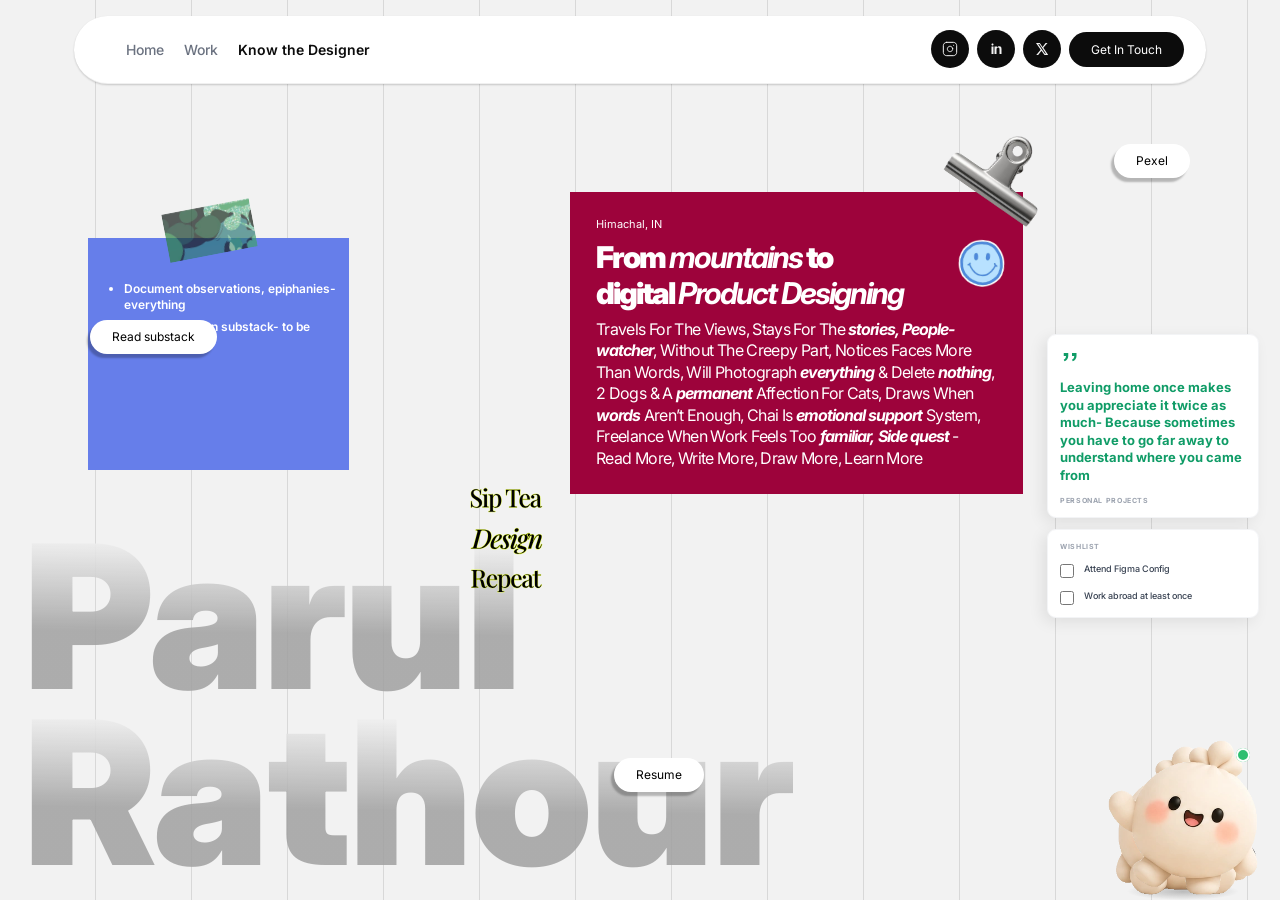
<file: parul-homepage_10.html>
<!DOCTYPE html>
<html lang="en">
<head>
  <meta charset="UTF-8">
  <meta http-equiv="refresh" content="0; url=know-the-designer.html">
  <link rel="canonical" href="know-the-designer.html">
  <title>Redirecting…</title>
  <script>location.replace('know-the-designer.html');</script>  <link rel="stylesheet" href="site-typography.css?v=17">
</head>
<body>
  <p>Moved to <a href="know-the-designer.html">Know the Designer</a>.</p>
<script src="porto.js" defer></script>
</body>
</html>
</file>
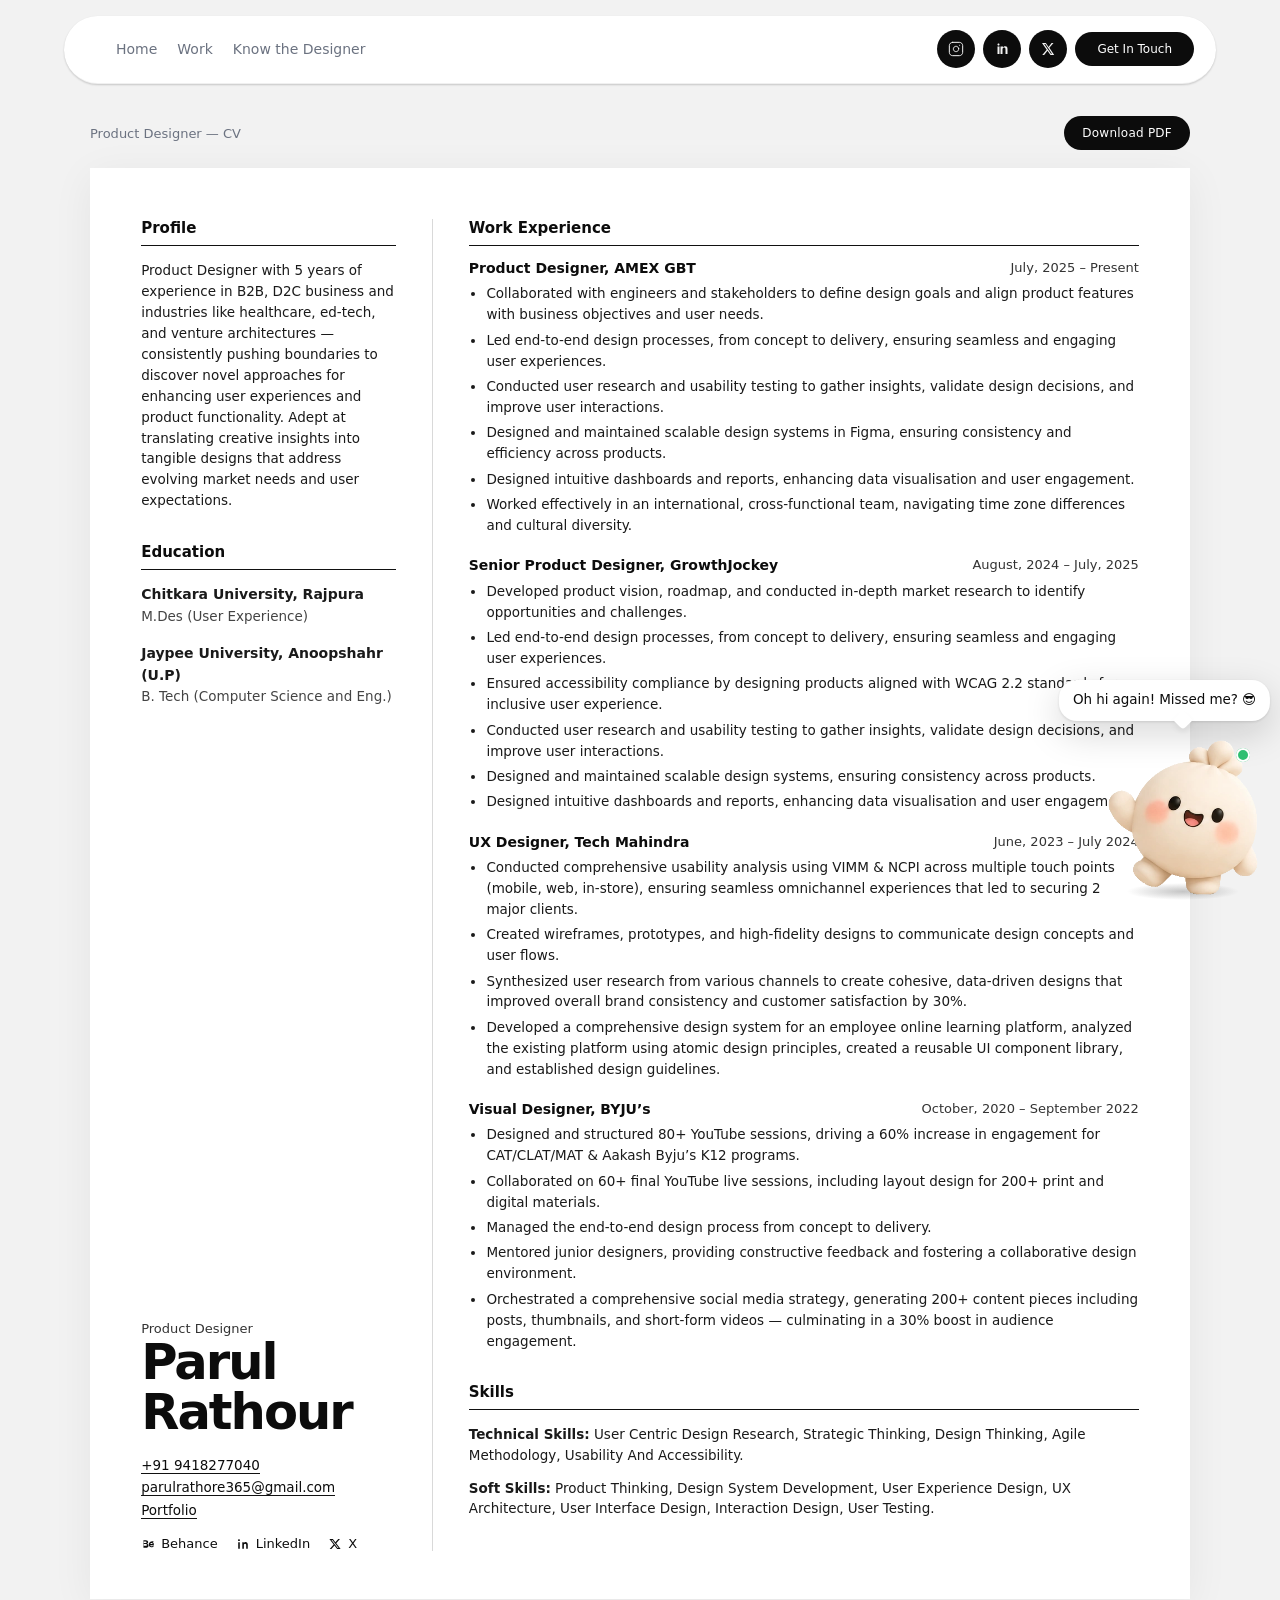
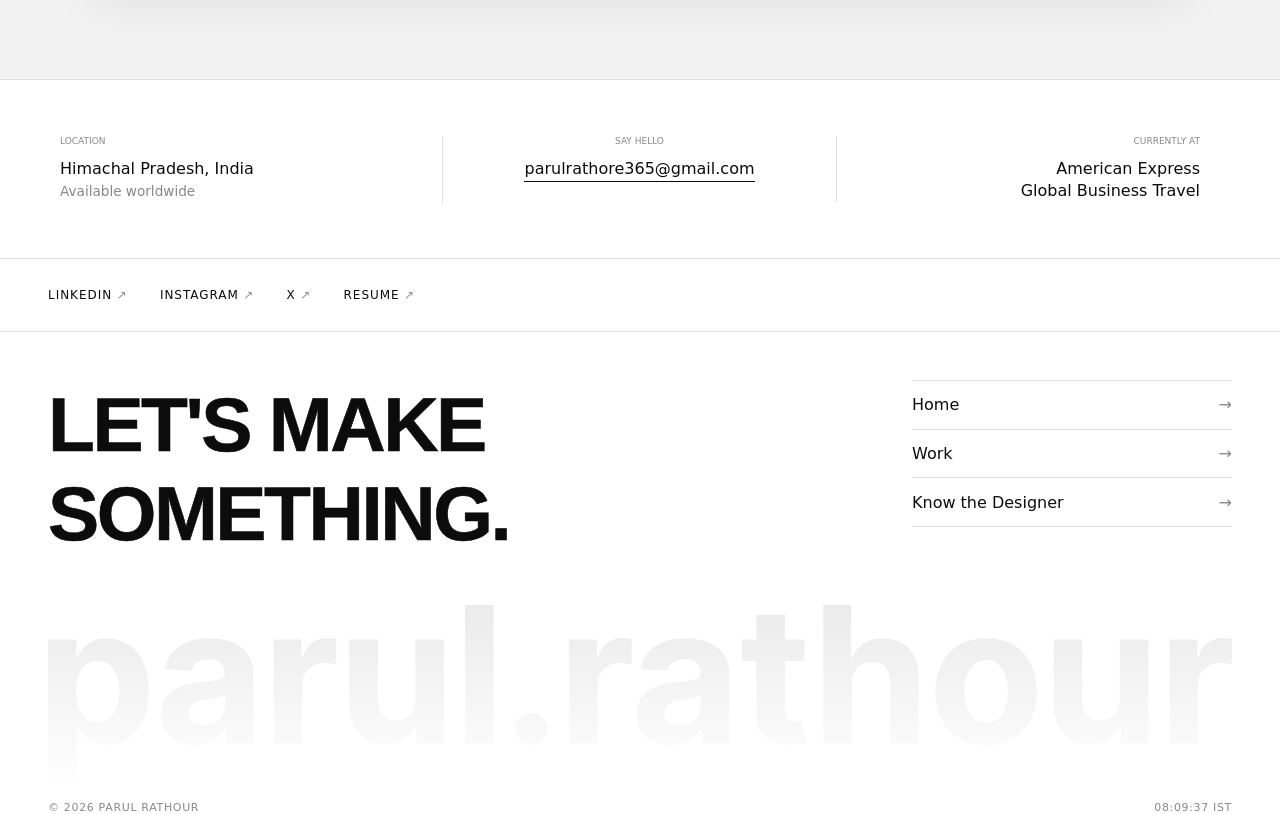
<file: resume.html>
<!DOCTYPE html>
<html lang="en">
<head>
<meta charset="UTF-8">
<meta name="viewport" content="width=device-width, initial-scale=1.0">
<title>Resume — Parul Rathour</title>
<link rel="icon" href="favicon.ico" sizes="any">
<link rel="icon" type="image/png" sizes="32x32" href="Asset/images/home/favicon-32.png">
<link rel="icon" type="image/png" sizes="192x192" href="Asset/images/home/favicon-192.png">
<link rel="apple-touch-icon" href="Asset/images/home/apple-touch-icon.png">
<link rel="stylesheet" href="case-study-shared.css">
<link rel="stylesheet" href="contact-modal.css?v=13">
<style>
*,*::before,*::after{box-sizing:border-box;margin:0;padding:0}
html{scroll-behavior:smooth}
body{
  background:#f2f2f2;
  color:#0c0c0c;
  font-family:'DM Sans',system-ui,sans-serif;
  -webkit-font-smoothing:antialiased;
}
a{color:inherit;text-decoration:none}
.page{width:100%;max-width:1512px;margin:0 auto}

.resume-wrap{
  padding:24px clamp(16px,4vw,48px) 80px;
}
.resume-bar{
  display:flex;align-items:center;justify-content:space-between;gap:1rem;
  max-width:1100px;margin:0 auto 18px;
}
.resume-bar p{font-size:13px;color:#6b7280}
.resume-dl{
  display:inline-flex;align-items:center;gap:8px;
  background:#0c0c0c;color:#fff;border-radius:999px;
  padding:10px 18px;font-size:12px;letter-spacing:.02em;
}
.resume-dl:hover{background:#2a2a2a}

.sheet{
  max-width:1100px;margin:0 auto;
  background:#fff;
  padding:clamp(28px,4vw,56px) clamp(22px,4vw,52px) clamp(28px,4vw,48px);
  box-shadow:0 8px 40px rgba(0,0,0,.06);
}
.sheet-grid{
  display:grid;
  grid-template-columns:minmax(220px,.38fr) 1px minmax(0,1fr);
  gap:0 36px;
  min-height:720px;
}
.rule{
  background:#d9d9d9;
  width:1px;
}
.sec{margin-bottom:2rem}
.sec-h{
  font-size:15px;font-weight:700;letter-spacing:.01em;
  padding-bottom:8px;margin-bottom:14px;
  border-bottom:1px solid #111;
}
.sec p,.job li,.edu,.skills p{
  font-size:13.5px;line-height:1.55;color:#1a1a1a;
}
.edu + .edu{margin-top:1rem}
.edu strong{display:block;font-weight:600;font-size:14px}
.edu span{color:#444}

.job{margin-bottom:1.35rem}
.job-top{
  display:flex;justify-content:space-between;gap:.75rem;flex-wrap:wrap;
  margin-bottom:.45rem;
}
.job-top h3{font-size:14px;font-weight:700}
.job-top time{font-size:13px;color:#333;white-space:nowrap}
.job ul{padding-left:1.1rem}
.job li{margin:.28rem 0}

.contact{
  margin-top:auto;
  padding-top:2.5rem;
}
.col-left{
  display:flex;flex-direction:column;
}
.role{font-size:13px;color:#333;margin-bottom:.15rem}
.name{
  font-size:clamp(2rem,5vw,3.1rem);
  font-weight:700;letter-spacing:-.04em;line-height:1;
  margin-bottom:1rem;
}
.contact-list{font-size:13.5px;line-height:1.7}
.contact-list a{border-bottom:1px solid #111}
.socials{
  display:flex;flex-wrap:wrap;gap:14px 18px;
  margin-top:14px;font-size:13px;
}
.socials a{
  display:inline-flex;align-items:center;gap:6px;
}
.socials svg{width:14px;height:14px}

@media(max-width:800px){
  .sheet-grid{grid-template-columns:1fr;gap:2rem}
  .rule{display:none}
  .contact{padding-top:1rem}
}
</style>
  <link rel="stylesheet" href="site-typography.css?v=17">
</head>
<body>
<div class="mob-menu" id="mobMenu">
  <button class="mob-close" onclick="document.getElementById('mobMenu').classList.remove('open')">Close</button>
  <a href="index.html" onclick="closeMob()">Home</a>
  <a href="work.html" onclick="closeMob()">Work</a>
  <a href="know-the-designer.html" onclick="closeMob()">Know the Designer</a>
</div>

<div class="page">
  <div class="top">
    <nav class="nav" id="site-nav">
      <a class="nav-logo" href="index.html" aria-label="Home">PR.</a>
      <button class="nav-burger" type="button" onclick="document.getElementById('mobMenu').classList.add('open')" aria-label="Menu"><span></span><span></span><span></span></button>
      <div class="nav-links">
        <a href="index.html">Home</a>
        <a href="work.html">Work</a>
        <a href="know-the-designer.html">Know the Designer</a>
      </div>
      <div class="nav-right">
        <a href="https://www.instagram.com/canvas_0ff?igsh=dnFib3htNXloamF5" class="social-btn" aria-label="Instagram" target="_blank" rel="noopener"><img src="Asset/images/home/icon-ig.svg" alt="" width="16" height="16"></a>
        <a href="https://www.linkedin.com/in/parul-rathour-74174917a" class="social-btn" aria-label="LinkedIn" target="_blank" rel="noopener"><img src="Asset/images/home/icon-linkedin.svg" alt="" width="16" height="16"></a>
        <a href="https://x.com/ParulRath0ur" class="social-btn" aria-label="X" target="_blank" rel="noopener"><img src="Asset/images/home/icon-x.svg" alt="" width="16" height="16"></a>
        <a href="mailto:parulrathore365@gmail.com" class="social-btn social-mail-only" aria-label="Email"><img src="Asset/images/home/icon-mail.svg" alt="" width="16" height="16"></a>
        <a href="#footer-contact" class="btn-touch">Get In Touch</a>      </div>
    </nav>
  </div>
  <div class="nav-spacer" aria-hidden="true"></div>

  <main class="resume-wrap">
    <div class="resume-bar">
      <p>Product Designer — CV</p>
      <a class="resume-dl" href="Asset/Resume_Parul_Rathour.pdf" download>Download PDF</a>
    </div>

    <article class="sheet" aria-label="Resume">
      <div class="sheet-grid">
        <div class="col-left">
          <section class="sec">
            <h2 class="sec-h">Profile</h2>
            <p>Product Designer with 5 years of experience in B2B, D2C business and industries like healthcare, ed-tech, and venture architectures — consistently pushing boundaries to discover novel approaches for enhancing user experiences and product functionality. Adept at translating creative insights into tangible designs that address evolving market needs and user expectations.</p>
          </section>

          <section class="sec">
            <h2 class="sec-h">Education</h2>
            <p class="edu"><strong>Chitkara University, Rajpura</strong><span>M.Des (User Experience)</span></p>
            <p class="edu"><strong>Jaypee University, Anoopshahr (U.P)</strong><span>B. Tech (Computer Science and Eng.)</span></p>
          </section>

          <div class="contact">
            <div class="role">Product Designer</div>
            <div class="name">Parul Rathour</div>
            <div class="contact-list">
              <div><a href="tel:+919418277040">+91 9418277040</a></div>
              <div><a href="mailto:parulrathore365@gmail.com">parulrathore365@gmail.com</a></div>
              <div><a href="index.html">Portfolio</a></div>
            </div>
            <div class="socials">
              <a href="https://www.behance.net/" target="_blank" rel="noopener">
                <svg viewBox="0 0 24 24" fill="currentColor" aria-hidden="true"><path d="M8.2 10.2c.9 0 1.5-.5 1.5-1.3S9 7.6 8.1 7.6H4.8v2.6h3.4zm.1 4.8c1 0 1.7-.6 1.7-1.5s-.7-1.5-1.8-1.5H4.8V15h3.5zM22 12.7c0-2.4-1.5-4.4-4.1-4.4-2.8 0-4.6 2-4.6 4.7s1.8 4.7 4.7 4.7c2.1 0 3.6-1 4.2-2.6h-2.2c-.3.6-.9.9-1.9.9-1.3 0-2.1-.8-2.3-2h6.1c0-.4.1-.8.1-1.3zm-6.1-.8c.2-1.1 1-1.8 2.1-1.8 1.2 0 1.9.7 2 1.8h-4.1zM4.2 5.4h4.3c2.3 0 3.8 1.3 3.8 3.3 0 1.4-.8 2.4-1.9 2.9 1.5.4 2.4 1.6 2.4 3.2 0 2.3-1.8 3.7-4.4 3.7H4.2V5.4zM16.6 7.1h4.7V8.6h-4.7V7.1z"/></svg>
                Behance
              </a>
              <a href="https://www.linkedin.com/in/parul-rathour-74174917a" target="_blank" rel="noopener">
                <svg viewBox="0 0 24 24" fill="currentColor" aria-hidden="true"><path d="M6.5 9H3.8v11.2H6.5V9zM5.1 3.8C4.2 3.8 3.5 4.5 3.5 5.4s.7 1.6 1.6 1.6 1.6-.7 1.6-1.6-.7-1.6-1.6-1.6zM20.2 12.7c0-2.4-1.5-4-3.8-4-1.5 0-2.4.7-2.9 1.5h-.1V8.9H10.8v11.3h2.7v-5.6c0-1.5.3-2.9 2.1-2.9s1.9 1.7 1.9 3v5.5h2.7v-6.5z"/></svg>
                LinkedIn
              </a>
              <a href="https://x.com/ParulRath0ur" target="_blank" rel="noopener">
                <svg viewBox="0 0 24 24" fill="currentColor" aria-hidden="true"><path d="M17.6 3.5h2.9l-6.4 7.3 7.5 9.7h-5.9l-4.6-6-5.3 6H2.9l6.8-7.8L2.4 3.5h6l4.2 5.5 5-5.5zm-1 15.3h1.6L7.5 5.1H5.8l10.8 13.7z"/></svg>
                X
              </a>
            </div>
          </div>
        </div>

        <div class="rule" aria-hidden="true"></div>

        <div>
          <section class="sec">
            <h2 class="sec-h">Work Experience</h2>

            <article class="job">
              <div class="job-top">
                <h3>Product Designer, AMEX GBT</h3>
                <time>July, 2025 – Present</time>
              </div>
              <ul>
                <li>Collaborated with engineers and stakeholders to define design goals and align product features with business objectives and user needs.</li>
                <li>Led end-to-end design processes, from concept to delivery, ensuring seamless and engaging user experiences.</li>
                <li>Conducted user research and usability testing to gather insights, validate design decisions, and improve user interactions.</li>
                <li>Designed and maintained scalable design systems in Figma, ensuring consistency and efficiency across products.</li>
                <li>Designed intuitive dashboards and reports, enhancing data visualisation and user engagement.</li>
                <li>Worked effectively in an international, cross-functional team, navigating time zone differences and cultural diversity.</li>
              </ul>
            </article>

            <article class="job">
              <div class="job-top">
                <h3>Senior Product Designer, GrowthJockey</h3>
                <time>August, 2024 – July, 2025</time>
              </div>
              <ul>
                <li>Developed product vision, roadmap, and conducted in-depth market research to identify opportunities and challenges.</li>
                <li>Led end-to-end design processes, from concept to delivery, ensuring seamless and engaging user experiences.</li>
                <li>Ensured accessibility compliance by designing products aligned with WCAG 2.2 standards for an inclusive user experience.</li>
                <li>Conducted user research and usability testing to gather insights, validate design decisions, and improve user interactions.</li>
                <li>Designed and maintained scalable design systems, ensuring consistency across products.</li>
                <li>Designed intuitive dashboards and reports, enhancing data visualisation and user engagement.</li>
              </ul>
            </article>

            <article class="job">
              <div class="job-top">
                <h3>UX Designer, Tech Mahindra</h3>
                <time>June, 2023 – July 2024</time>
              </div>
              <ul>
                <li>Conducted comprehensive usability analysis using VIMM &amp; NCPI across multiple touch points (mobile, web, in-store), ensuring seamless omnichannel experiences that led to securing 2 major clients.</li>
                <li>Created wireframes, prototypes, and high-fidelity designs to communicate design concepts and user flows.</li>
                <li>Synthesized user research from various channels to create cohesive, data-driven designs that improved overall brand consistency and customer satisfaction by 30%.</li>
                <li>Developed a comprehensive design system for an employee online learning platform, analyzed the existing platform using atomic design principles, created a reusable UI component library, and established design guidelines.</li>
              </ul>
            </article>

            <article class="job">
              <div class="job-top">
                <h3>Visual Designer, BYJU’s</h3>
                <time>October, 2020 – September 2022</time>
              </div>
              <ul>
                <li>Designed and structured 80+ YouTube sessions, driving a 60% increase in engagement for CAT/CLAT/MAT &amp; Aakash Byju’s K12 programs.</li>
                <li>Collaborated on 60+ final YouTube live sessions, including layout design for 200+ print and digital materials.</li>
                <li>Managed the end-to-end design process from concept to delivery.</li>
                <li>Mentored junior designers, providing constructive feedback and fostering a collaborative design environment.</li>
                <li>Orchestrated a comprehensive social media strategy, generating 200+ content pieces including posts, thumbnails, and short-form videos — culminating in a 30% boost in audience engagement.</li>
              </ul>
            </article>
          </section>

          <section class="sec skills">
            <h2 class="sec-h">Skills</h2>
            <p><strong>Technical Skills:</strong> User Centric Design Research, Strategic Thinking, Design Thinking, Agile Methodology, Usability And Accessibility.</p>
            <p style="margin-top:.7rem"><strong>Soft Skills:</strong> Product Thinking, Design System Development, User Experience Design, UX Architecture, User Interface Design, Interaction Design, User Testing.</p>
          </section>
        </div>
      </div>
    </article>
  </main>

  <footer class="footer" id="footer-contact">
    <div class="fc-row">
      <div class="fc-col">
        <div class="fc-l">Location</div>
        <div class="fc-v">Himachal Pradesh, India<small>Available worldwide</small></div>
      </div>
      <div class="fc-col">
        <div class="fc-l">Say Hello</div>
        <div class="fc-v"><a class="fc-mail" href="mailto:parulrathore365@gmail.com">parulrathore365@gmail.com</a></div>
      </div>
      <div class="fc-col">
        <div class="fc-l">Currently at</div>
        <div class="fc-v">American Express<br>Global Business Travel</div>
      </div>
    </div>
    <div class="fs-row">
      <a href="https://www.linkedin.com/in/parul-rathour-74174917a" class="fs-link" target="_blank" rel="noopener">LinkedIn</a>
      <a href="https://www.instagram.com/canvas_0ff?igsh=dnFib3htNXloamF5" class="fs-link" target="_blank" rel="noopener">Instagram</a>
      <a href="https://x.com/ParulRath0ur" class="fs-link" target="_blank" rel="noopener">X</a>
      <a href="resume.html" class="fs-link">Resume</a>
    </div>
    <div class="footer-big">
      <div class="footer-big-top">
        <div class="footer-cta">LET'S MAKE SOMETHING.</div>
        <div class="footer-nav">
          <a href="index.html"><span>Home</span></a>
          <a href="work.html"><span>Work</span></a>
          <a href="know-the-designer.html"><span>Know the Designer</span></a>
        </div>
      </div>
      <div class="footer-wordmark" data-wm-burst data-wm-src="Asset/images/home/footer-wordmark.svg" aria-hidden="true">
        <img class="wm-img" src="Asset/images/home/footer-wordmark.svg" alt="parul.rathour" width="1377" height="205">
        <canvas class="wm-canvas" aria-hidden="true"></canvas>
        <div class="wm-hit" aria-hidden="true" data-cursor-grow></div>
      </div>
    </div>
    <div class="footer-bottom">
      <span>© 2026 Parul Rathour</span>
      <span id="footer-time">IST —:—</span>
    </div>
  </footer>
</div>

<script>
function closeMob(){document.getElementById('mobMenu').classList.remove('open')}
(function(){
  const ft=document.getElementById('footer-time');
  function tick(){
    const d=new Date();
    const parts=new Intl.DateTimeFormat('en-GB',{timeZone:'Asia/Kolkata',hour:'2-digit',minute:'2-digit',second:'2-digit',hour12:false}).formatToParts(d);
    const get=t=>parts.find(p=>p.type===t)?.value||'00';
    if(ft) ft.textContent=get('hour')+':'+get('minute')+':'+get('second')+' IST';
  }
  tick();setInterval(tick,1000);
})();
</script>
<script src="wordmark-particles.js?v=3" defer></script>
<script src="contact-modal.js?v=13" defer></script>
<script src="porto.js" defer></script>
<script src="scripts/bubble-cursor.js" defer></script>
</body>
</html>
</file>
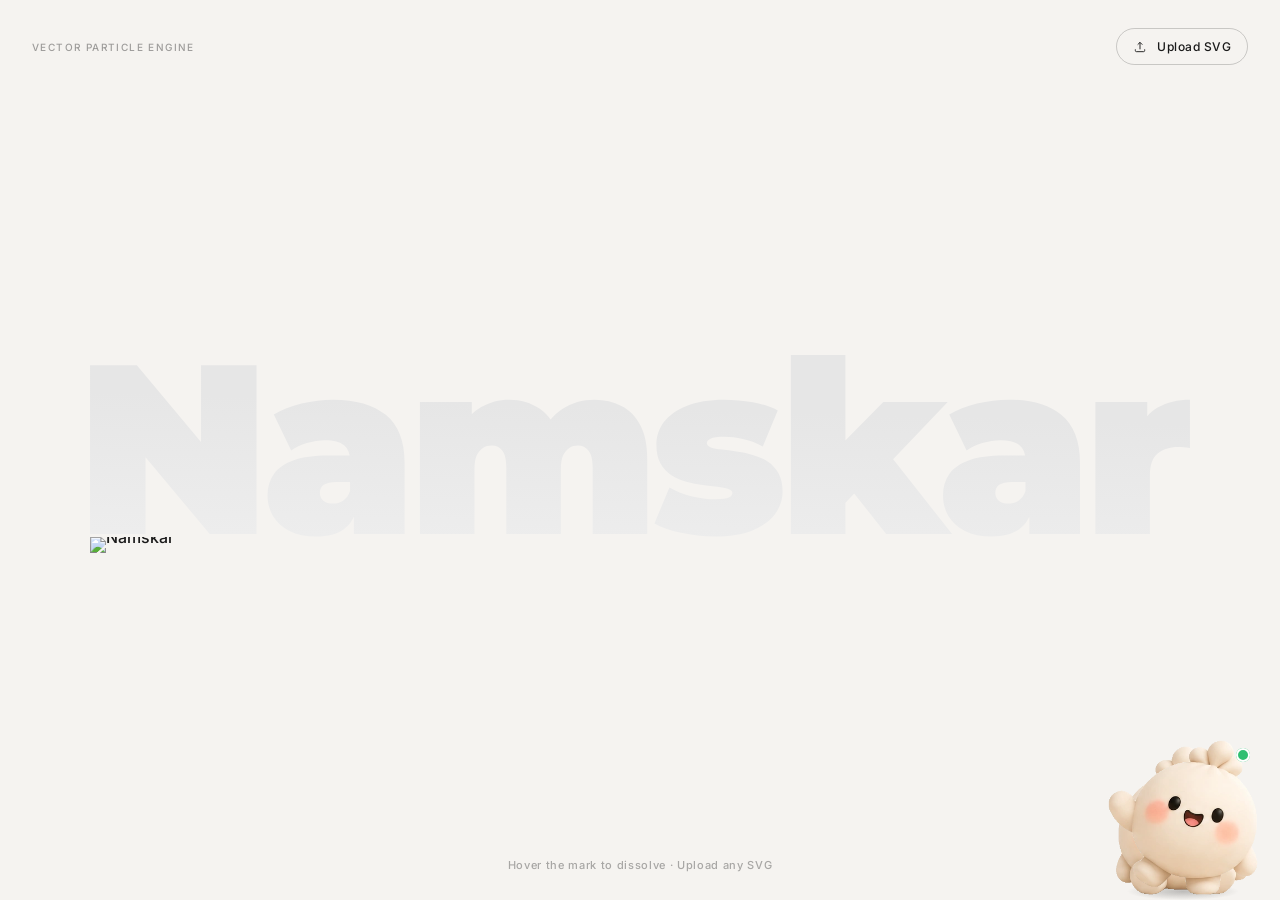
<file: vector-particle-engine.html>
<!DOCTYPE html>
<html lang="en">
<head>
<meta charset="UTF-8">
<meta name="viewport" content="width=device-width, initial-scale=1.0">
<title>Vector Particle Engine — Namskar</title>
<style>
*,*::before,*::after{box-sizing:border-box;margin:0;padding:0}
html,body{height:100%}
body{
  font-family:"Space Grotesk",system-ui,sans-serif;
  font-weight:500;
  background:#f5f3f0;
  color:#1a1a1a;
  overflow:hidden;
  cursor:none;
}
body.native-cursor{cursor:auto}
body.native-cursor .cursor-dot{display:none}

.cursor-dot{
  position:fixed;left:0;top:0;
  width:12px;height:12px;
  margin:-6px 0 0 -6px;
  border-radius:50%;
  background:#000;
  pointer-events:none;
  z-index:9999;
  transform:translate3d(-100px,-100px,0);
  will-change:transform;
}

.ui{
  position:fixed;inset:0;
  display:flex;flex-direction:column;
  pointer-events:none;
  z-index:20;
}
.ui-top{
  display:flex;align-items:center;justify-content:space-between;
  padding:28px 32px;
  pointer-events:auto;
}
.eyebrow{
  font-size:10px;
  letter-spacing:.14em;
  text-transform:uppercase;
  opacity:.4;
}
.upload-btn{
  display:inline-flex;align-items:center;gap:10px;
  padding:10px 16px;
  border:1px solid rgba(0,0,0,.18);
  border-radius:999px;
  background:transparent;
  font:inherit;font-size:12px;letter-spacing:.04em;
  color:#1a1a1a;
  cursor:none;
  transition:background .2s,border-color .2s;
}
.upload-btn:hover{
  background:rgba(0,0,0,.04);
  border-color:rgba(0,0,0,.35);
}
.upload-btn svg{width:14px;height:14px;flex-shrink:0}
.upload-btn input{display:none}

.hint{
  position:fixed;left:50%;bottom:28px;
  transform:translateX(-50%);
  font-size:11px;letter-spacing:.06em;
  opacity:.35;pointer-events:none;z-index:20;
  text-align:center;
}

.stage{
  position:absolute;inset:0;
  display:flex;align-items:center;justify-content:center;
  padding:80px 48px 72px;
}
.stage-inner{
  position:relative;
  width:min(1100px,92vw);
  line-height:0;
}
.stage-inner svg,
.stage-img{
  display:block;
  width:100%;
  height:auto;
  max-height:min(42vh,280px);
  object-fit:contain;
  transition:opacity .28s ease;
  pointer-events:none;
  user-select:none;
  position:relative;
  z-index:1;
}
.stage.is-hover .stage-img,
.stage.is-hover .stage-svg-host > svg{
  opacity:0;
}
.stage-svg-host{
  display:block;width:100%;line-height:0;
}
.stage-svg-host svg{
  width:100%;height:auto;max-height:min(42vh,280px);
}
.particle-canvas{
  position:absolute;
  left:0;top:0;
  width:100%;height:100%;
  z-index:10;
  pointer-events:none;
  opacity:0;
  transition:opacity .22s ease;
}
.stage.is-hover .particle-canvas{opacity:1}

.hit{
  position:absolute;inset:-24px;
  z-index:15;
  cursor:none;
}
</style>  <link rel="stylesheet" href="site-typography.css?v=17">
</head>
<body>
<div class="cursor-dot" id="cursor-dot" aria-hidden="true"></div>

<div class="ui">
  <div class="ui-top">
    <p class="eyebrow">Vector Particle Engine</p>
    <label class="upload-btn">
      <svg viewBox="0 0 24 24" fill="none" stroke="currentColor" stroke-width="1.6" aria-hidden="true">
        <path d="M12 16V4M12 4l-4 4M12 4l4 4"/>
        <path d="M4 16v2a2 2 0 0 0 2 2h12a2 2 0 0 0 2-2v-2"/>
      </svg>
      <span>Upload SVG</span>
      <input type="file" id="svg-upload" accept=".svg,image/svg+xml">
    </label>
  </div>
</div>
<p class="hint">Hover the mark to dissolve · Upload any SVG</p>

<div class="stage" id="stage">
  <div class="stage-inner" id="stage-inner">
    <div class="stage-svg-host" id="svg-host" aria-hidden="true"></div>
    <img class="stage-img" id="svg-img" alt="Namskar" draggable="false" hidden>
    <canvas class="particle-canvas" id="particle-canvas" aria-hidden="true"></canvas>
    <div class="hit" id="hit" aria-label="Namskar particle field"></div>
  </div>
</div>

<script>
(function(){
  const DEFAULT_SVG = 'Asset/images/home/namskar.svg';
  const GAP = 8;
  const REPEL_R = 220;
  const REPEL_FORCE = 18;
  const FRICTION = 0.98;
  const EASE_MIN = 0.05;
  const EASE_MAX = 0.10;
  const DRIFT = 0.15;
  const DRIFT_BOUND = 60;
  const SPIN = 0.02;

  const stage = document.getElementById('stage');
  const inner = document.getElementById('stage-inner');
  const host = document.getElementById('svg-host');
  const imgEl = document.getElementById('svg-img');
  const canvas = document.getElementById('particle-canvas');
  const hit = document.getElementById('hit');
  const upload = document.getElementById('svg-upload');
  const cursorDot = document.getElementById('cursor-dot');
  const ctx = canvas.getContext('2d', { alpha: true });

  let particles = [];
  let hovering = false;
  let ready = false;
  let raf = 0;
  let dpr = 1;
  let cw = 0, ch = 0;
  let padX = 0, padY = 0;
  let drawW = 0, drawH = 0;
  let mouse = { x: -9999, y: -9999, active: false };
  let currentObjectUrl = null;

  const finePointer = window.matchMedia('(pointer: fine)').matches;
  if(!finePointer) document.body.classList.add('native-cursor');

  function pickShape(){
    const r = Math.random();
    if(r < 0.60) return 'dot';
    if(r < 0.94) return 'ring';
    return 'cross';
  }

  function rand(a, b){ return a + Math.random() * (b - a); }

  function setCursor(clientX, clientY){
    if(!finePointer) return;
    cursorDot.style.transform = 'translate3d(' + clientX + 'px,' + clientY + 'px,0)';
  }

  function loadSvgUrl(url){
    return fetch(url)
      .then(r => {
        if(!r.ok) throw new Error('Failed to load SVG');
        return r.text();
      })
      .then(text => bootFromSvgText(text));
  }

  function bootFromSvgText(svgText){
    // Normalize for canvas draw (remove scripts, ensure xmlns)
    let cleaned = svgText
      .replace(/<script[\s\S]*?<\/script>/gi, '')
      .replace(/onload=/gi, 'data-x=');
    if(!/xmlns=/.test(cleaned)){
      cleaned = cleaned.replace(/<svg\b/i, '<svg xmlns="http://www.w3.org/2000/svg"');
    }

    if(currentObjectUrl){
      URL.revokeObjectURL(currentObjectUrl);
      currentObjectUrl = null;
    }

    const blob = new Blob([cleaned], { type: 'image/svg+xml;charset=utf-8' });
    const objUrl = URL.createObjectURL(blob);
    currentObjectUrl = objUrl;

    host.innerHTML = cleaned;
    const inlineSvg = host.querySelector('svg');
    if(inlineSvg){
      inlineSvg.removeAttribute('width');
      inlineSvg.removeAttribute('height');
      inlineSvg.style.width = '100%';
      inlineSvg.style.height = 'auto';
      inlineSvg.style.maxHeight = 'min(42vh, 280px)';
      inlineSvg.setAttribute('preserveAspectRatio', 'xMidYMid meet');
    }
    imgEl.hidden = true;

    const im = new Image();
    im.onload = () => {
      rebuildFromImage(im);
    };
    im.onerror = () => {
      // Fallback: rasterize via inline svg dimensions using offscreen canvas + foreignObject isn't reliable;
      // try drawing after a short layout wait using serialized data URL
      const serialized = new XMLSerializer().serializeToString(host.querySelector('svg') || document.createElement('svg'));
      const encoded = 'data:image/svg+xml;charset=utf-8,' + encodeURIComponent(serialized);
      const im2 = new Image();
      im2.onload = () => rebuildFromImage(im2);
      im2.src = encoded;
    };
    im.src = objUrl;
  }

  function sizeCanvas(){
    const rect = inner.getBoundingClientRect();
    if(rect.width < 40 || rect.height < 20) return false;
    dpr = Math.min(window.devicePixelRatio || 1, 2);
    drawW = rect.width;
    drawH = rect.height;
    padX = Math.round(drawW * 0.08);
    padY = Math.round(drawH * 0.55);
    cw = drawW + padX * 2;
    ch = drawH + padY * 2;
    canvas.style.width = cw + 'px';
    canvas.style.height = ch + 'px';
    canvas.style.left = (-padX) + 'px';
    canvas.style.top = (-padY) + 'px';
    canvas.width = Math.max(1, Math.round(cw * dpr));
    canvas.height = Math.max(1, Math.round(ch * dpr));
    ctx.setTransform(dpr, 0, 0, dpr, 0, 0);
    return true;
  }

  function rebuildFromImage(sourceImg){
    if(!sizeCanvas()) return;
    const sampleW = Math.max(1, Math.round(drawW));
    const sampleH = Math.max(1, Math.round(drawH));

    const off = document.createElement('canvas');
    off.width = sampleW;
    off.height = sampleH;
    const octx = off.getContext('2d', { willReadFrequently: true });
    octx.clearRect(0, 0, sampleW, sampleH);

    // Contain-fit source into stage box (match CSS object-fit: contain)
    const sw = sourceImg.naturalWidth || sourceImg.width || sampleW;
    const sh = sourceImg.naturalHeight || sourceImg.height || sampleH;
    const scale = Math.min(sampleW / sw, sampleH / sh);
    const dw = sw * scale;
    const dh = sh * scale;
    const ox = (sampleW - dw) / 2;
    const oy = (sampleH - dh) / 2;
    try { octx.drawImage(sourceImg, ox, oy, dw, dh); }
    catch(e){ particles = []; ready = false; return; }

    let data;
    try { data = octx.getImageData(0, 0, sampleW, sampleH).data; }
    catch(e){ particles = []; ready = false; return; }

    const list = [];
    for(let y = 0; y < sampleH; y += GAP){
      for(let x = 0; x < sampleW; x += GAP){
        const i = (y * sampleW + x) * 4;
        const a = data[i + 3];
        if(a < 28) continue;
        const r = data[i], g = data[i + 1], b = data[i + 2];
        // Skip near-white / empty
        if(r > 248 && g > 248 && b > 248) continue;

        const shape = pickShape();
        const size = rand(0.6, 2.8);
        const bx = x + padX + (Math.random() - 0.5) * GAP * 0.5;
        const by = y + padY + (Math.random() - 0.5) * GAP * 0.5;
        list.push({
          x: bx, y: by,
          ox: bx, oy: by,
          vx: rand(-DRIFT, DRIFT),
          vy: rand(-DRIFT, DRIFT),
          rot: Math.random() * Math.PI * 2,
          spin: rand(-SPIN, SPIN),
          size: size,
          shape: shape,
          color: 'rgb(' + r + ',' + g + ',' + b + ')',
          alpha: 1,
          ease: rand(EASE_MIN, EASE_MAX)
        });
      }
    }

    particles = list;
    ready = particles.length > 40;
    stage.dataset.particles = String(particles.length);
    if(ready && !raf) loop();
  }

  function drawParticle(p){
    const s = p.size;
    ctx.save();
    ctx.translate(p.x, p.y);
    ctx.rotate(p.rot);
    ctx.globalAlpha = Math.max(0, Math.min(1, p.alpha));
    ctx.fillStyle = p.color;
    ctx.strokeStyle = p.color;
    ctx.lineWidth = Math.max(0.45, s * 0.28);
    ctx.lineCap = 'square';

    if(p.shape === 'dot'){
      ctx.beginPath();
      ctx.arc(0, 0, s * 0.5, 0, Math.PI * 2);
      ctx.fill();
    } else if(p.shape === 'ring'){
      ctx.beginPath();
      ctx.arc(0, 0, s * 0.5, 0, Math.PI * 2);
      ctx.stroke();
    } else {
      const d = s * 0.55;
      ctx.beginPath();
      ctx.moveTo(-d, -d); ctx.lineTo(d, d);
      ctx.moveTo(d, -d); ctx.lineTo(-d, d);
      ctx.stroke();
    }
    ctx.restore();
  }

  function loop(){
    raf = requestAnimationFrame(loop);
    if(!hovering || !ready) return;

    ctx.clearRect(0, 0, cw, ch);

    for(let i = 0; i < particles.length; i++){
      const p = particles[i];

      // Continuous slow drift (bounded)
      p.vx += rand(-0.01, 0.01);
      p.vy += rand(-0.01, 0.01);
      p.vx = Math.max(-DRIFT, Math.min(DRIFT, p.vx));
      p.vy = Math.max(-DRIFT, Math.min(DRIFT, p.vy));

      // Soft return toward home
      p.vx += (p.ox - p.x) * p.ease * 0.35;
      p.vy += (p.oy - p.y) * p.ease * 0.35;

      // Keep within drift bounds of origin
      const dxo = p.x - p.ox;
      const dyo = p.y - p.oy;
      if(Math.abs(dxo) > DRIFT_BOUND) p.vx -= Math.sign(dxo) * 0.08;
      if(Math.abs(dyo) > DRIFT_BOUND) p.vy -= Math.sign(dyo) * 0.08;

      let alpha = 1;
      if(mouse.active){
        const dx = p.x - mouse.x;
        const dy = p.y - mouse.y;
        const dist = Math.sqrt(dx * dx + dy * dy) || 1;
        if(dist < REPEL_R){
          const t = (REPEL_R - dist) / REPEL_R; // 1 at center, 0 at edge
          // 18px offset force at center, falls off with distance
          const force = t * REPEL_FORCE;
          p.vx += (dx / dist) * force * 0.12;
          p.vy += (dy / dist) * force * 0.12;
          // Max 0.1 opacity at repulsion edge → fuller near cursor
          alpha = 0.1 + t * 0.9;
        }
      }
      p.alpha += (alpha - p.alpha) * 0.2;

      p.vx *= FRICTION;
      p.vy *= FRICTION;
      // Continuous drift contribution each frame
      p.x += p.vx + rand(-DRIFT, DRIFT) * 0.15;
      p.y += p.vy + rand(-DRIFT, DRIFT) * 0.15;
      p.rot += p.spin;

      drawParticle(p);
    }
  }

  function localMouse(clientX, clientY){
    const r = canvas.getBoundingClientRect();
    mouse.x = (clientX - r.left) * (cw / (r.width || 1));
    mouse.y = (clientY - r.top) * (ch / (r.height || 1));
  }

  function activate(){
    if(!ready) return;
    hovering = true;
    mouse.active = true;
    stage.classList.add('is-hover');
  }

  function deactivate(){
    hovering = false;
    mouse.active = false;
    mouse.x = -9999; mouse.y = -9999;
    stage.classList.remove('is-hover');
    ctx.clearRect(0, 0, cw, ch);
    // Snap particles home for next hover
    for(let i = 0; i < particles.length; i++){
      const p = particles[i];
      p.x = p.ox; p.y = p.oy;
      p.vx = rand(-DRIFT, DRIFT);
      p.vy = rand(-DRIFT, DRIFT);
      p.alpha = 1;
    }
  }

  hit.addEventListener('pointerenter', (e) => {
    activate();
    localMouse(e.clientX, e.clientY);
  });
  hit.addEventListener('pointerleave', () => deactivate());
  hit.addEventListener('pointermove', (e) => {
    if(!hovering) activate();
    localMouse(e.clientX, e.clientY);
    mouse.active = true;
  });

  window.addEventListener('pointermove', (e) => {
    setCursor(e.clientX, e.clientY);
  }, { passive: true });

  upload.addEventListener('change', (e) => {
    const file = e.target.files && e.target.files[0];
    if(!file) return;
    const reader = new FileReader();
    reader.onload = () => {
      const text = String(reader.result || '');
      if(!/<svg[\s>]/i.test(text)){
        alert('Please upload a valid SVG file.');
        return;
      }
      deactivate();
      bootFromSvgText(text);
    };
    reader.readAsText(file);
  });

  let resizeT = 0;
  window.addEventListener('resize', () => {
    clearTimeout(resizeT);
    resizeT = setTimeout(() => {
      if(currentObjectUrl){
        const im = new Image();
        im.onload = () => rebuildFromImage(im);
        im.src = currentObjectUrl;
      }
    }, 140);
  });

  // Boot with Namskar
  loadSvgUrl(DEFAULT_SVG).catch(() => {
    // try alternate path
    loadSvgUrl('Namskar.svg').catch(err => console.error(err));
  });
})();
</script>
<script src="porto.js" defer></script>
</body>
</html>
</file>
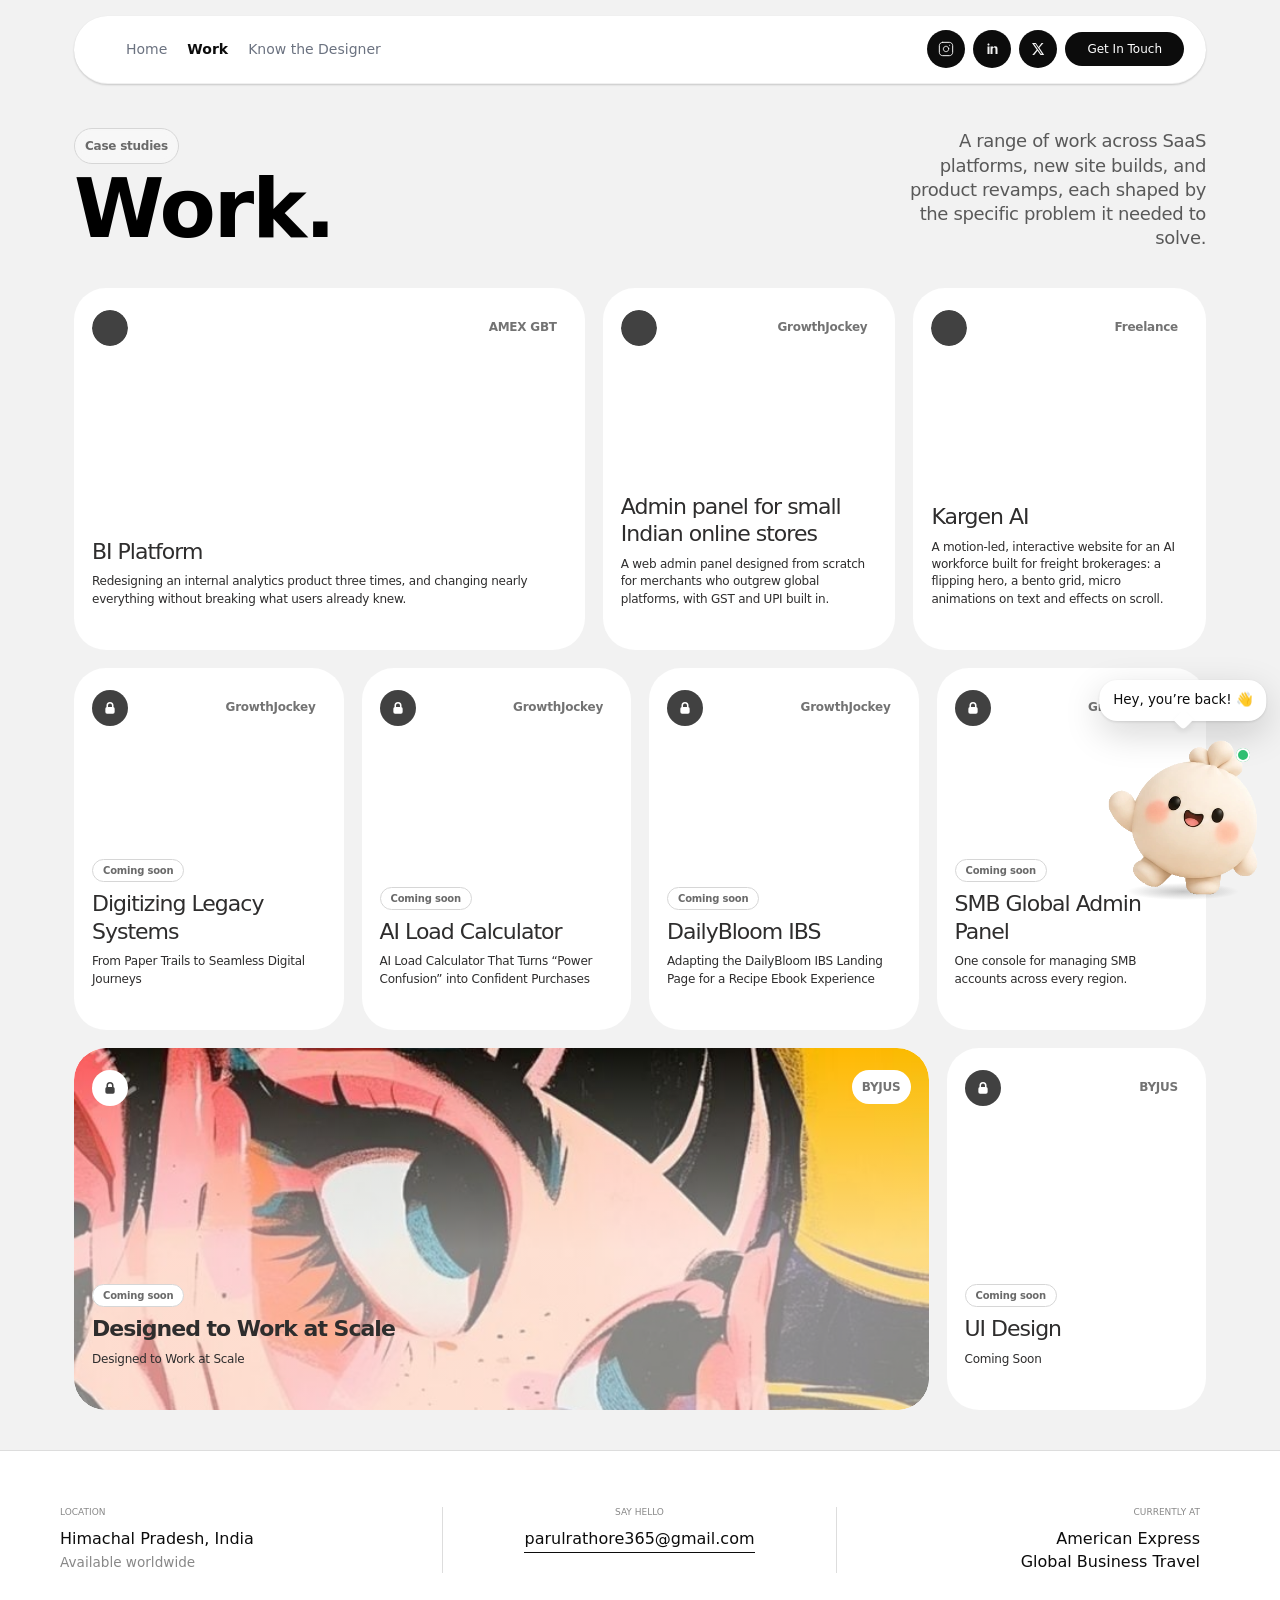
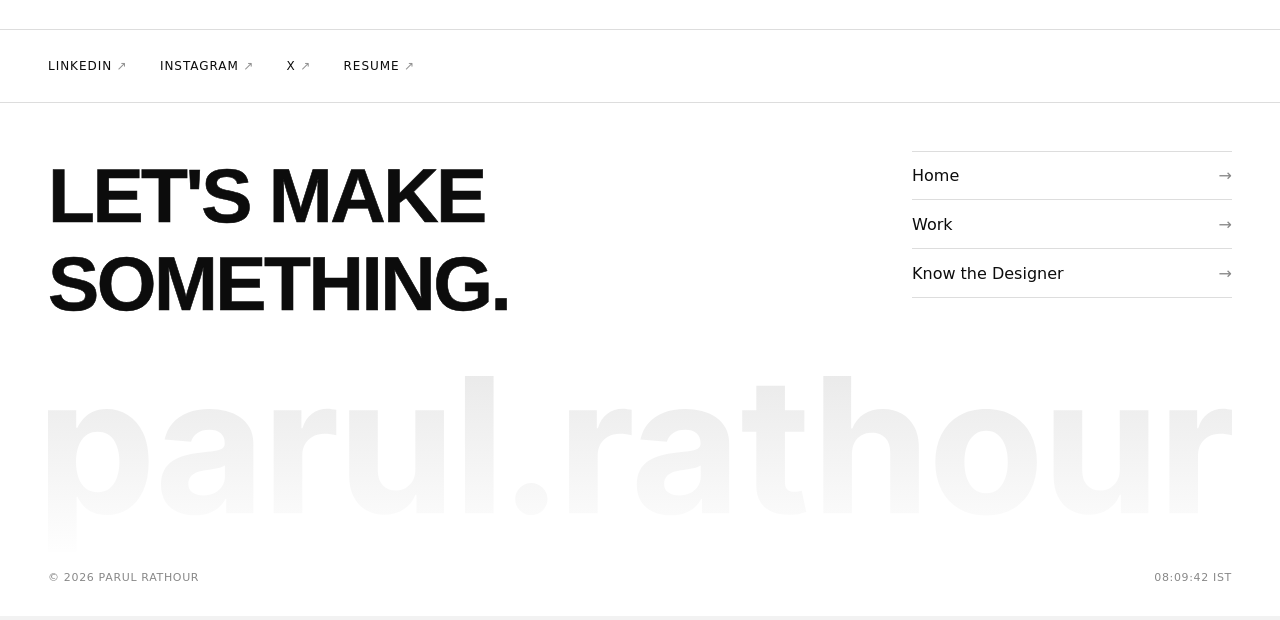
<file: work.html>
<!DOCTYPE html>
<html lang="en">
<head>
<meta charset="UTF-8">
<meta name="viewport" content="width=device-width, initial-scale=1.0">
<title>Work — Parul Rathour</title>
<link rel="icon" href="favicon.ico" sizes="any">
<link rel="icon" type="image/png" sizes="32x32" href="Asset/images/home/favicon-32.png">
<link rel="icon" type="image/png" sizes="192x192" href="Asset/images/home/favicon-192.png">
<link rel="apple-touch-icon" href="Asset/images/home/apple-touch-icon.png">
<style>
*,*::before,*::after{box-sizing:border-box;margin:0;padding:0}
:root{
  --bg:#f2f2f2;
  --white:#fff;
  --ink:#0c0c0c;
  --muted:#6b7280;
  --sans:'Inter',system-ui,sans-serif;
  --inter:'Inter',system-ui,sans-serif;
  --display:'Inter',system-ui,sans-serif;
  --brico:'Inter',system-ui,sans-serif;
  --serif:'Inter',system-ui,sans-serif;
}
html{scroll-behavior:smooth}
body{
  background:var(--bg);
  color:var(--ink);
  font-family:var(--sans);
  overflow-x:hidden;
  -webkit-font-smoothing:antialiased;
}
a{color:inherit;text-decoration:none}
img{display:block;max-width:100%}
.page{width:100%;max-width:1512px;margin:0 auto}

/* ══ NAV ══ */
.top{
  position:fixed;top:0;left:0;right:0;z-index:300;
  padding:16px 74px 0;
  pointer-events:none;
}
.top .nav{pointer-events:auto;max-width:1512px;margin:0 auto;width:100%}
.nav{
  display:flex;align-items:center;justify-content:space-between;gap:1rem;
  background:#fff;
  border-bottom:1px solid rgba(0,0,0,.06);
  border-radius:70px;
  padding:14px 22px 15px 52px;
  box-shadow:0 1px 2px rgba(0,0,0,.18);
}
.nav-spacer{height:92px}
.nav-links{display:flex;align-items:center;gap:20px;flex-wrap:wrap;min-width:0}
.nav-links a{
  font-family:var(--inter);font-size:14px;font-weight:500;color:var(--muted);
  transition:color .2s;
}
.nav-links a.active{font-weight:600;color:var(--ink)}
.nav-links a:hover{color:var(--ink)}
.nav-right{display:flex;align-items:center;gap:8px;flex-shrink:0}
.social-btn{
  width:38px;height:38px;border-radius:19px;background:var(--ink);
  display:flex;align-items:center;justify-content:center;
}
.social-btn img{width:16px;height:16px}
.btn-touch{
  display:inline-flex;align-items:center;
  background:var(--ink);color:#fff;
  border-radius:45px;padding:10px 22px;
  font-family:var(--sans);font-size:12px;white-space:nowrap;
}
.btn-note{
  display:inline-flex;align-items:center;gap:6px;
  background:#f2f2f2;border-radius:20px;height:36px;
  padding:0 8px 0 7px;color:#6d6d6d;font-size:12px;
}
.btn-note img{width:26px;height:26px;border-radius:50%}
.nav-burger{
  display:none;flex-direction:column;gap:4px;
  background:#0c0c0c;border:none;cursor:pointer;
  width:28px;height:28px;border-radius:19px;
  align-items:center;justify-content:center;padding:0;flex-shrink:0;
}
.nav-burger span{display:block;width:12px;height:1.5px;background:#fff;border-radius:1px}

/* ══ WORK HERO ══ */
.work-page{padding:36px 74px 40px}
.work-intro{
  display:flex;align-items:center;justify-content:space-between;
  gap:2rem;margin-bottom:36px;
}
.work-intro-left{display:flex;flex-direction:column;align-items:flex-start;max-width:390px}
.work-pill{
  display:inline-flex;align-items:center;justify-content:center;
  backdrop-filter:blur(7px);background:rgba(255,255,255,.36);
  border:1px solid #d6d6d6;border-radius:22px;padding:10px;
  font-family:var(--inter);font-size:12px;font-weight:600;
  color:#6a6a6a;letter-spacing:-.02em;
}
.work-title{
  font-family:var(--brico);font-weight:700;font-size:clamp(3.2rem,7vw,82px);
  letter-spacing:-.03em;color:#000;line-height:1.05;margin-top:2px;
}
.work-lede{
  font-family:var(--inter);font-size:18px;font-weight:400;
  color:#595959;letter-spacing:-.02em;line-height:1.35;
  max-width:324px;text-align:right;
}

/* ══ CASE STUDY GRID ══ */
.cs-rows{display:flex;flex-direction:column;gap:18px}
.cs-row{
  display:flex;gap:18px;align-items:stretch;
  min-height:362px;
}
.cs-card{
  background:#fff;border-radius:32px;
  padding:22px 18px 0;
  display:flex;flex-direction:column;justify-content:space-between;
  overflow:hidden;position:relative;
  flex:1 1 0;min-width:0;min-height:362px;
  transition:transform .45s cubic-bezier(.22,1,.36,1),box-shadow .45s;
  opacity:0;transform:translateY(40px);
}
.cs-card.is-in{opacity:1;transform:translateY(0);transition:transform 1s cubic-bezier(.22,1,.36,1),opacity 1s cubic-bezier(.22,1,.36,1),box-shadow .45s}
.cs-card.is-in:hover{transform:translateY(-4px);box-shadow:0 12px 32px rgba(0,0,0,.08)}
.cs-card-wide{flex:1.85 1 0}
.cs-card-narrow{flex:0 0 259.5px;max-width:100%}
.cs-card-top{display:flex;justify-content:space-between;align-items:flex-start;gap:12px;position:relative;z-index:1}
.cs-dot{width:36px;height:36px;border-radius:50%;flex-shrink:0;display:block;object-fit:cover}
.cs-lock{
  width:36px;height:36px;border-radius:50%;flex-shrink:0;
  display:flex;align-items:center;justify-content:center;
  background:#414141;color:#fff;
}
.cs-lock svg{width:16px;height:16px;display:block}
.cs-lock-light{background:#fff;color:#414141}
.cs-badge{
  backdrop-filter:blur(2px);background:rgba(255,255,255,.36);
  border-radius:22px;padding:10px;
  font-family:var(--inter);font-size:12px;font-weight:600;color:#737373;
  letter-spacing:-.02em;white-space:nowrap;
}
.cs-badge-solid{background:#fff}
.cs-body{padding:22px 0 42px;position:relative;z-index:1}
.cs-soon{
  display:inline-flex;align-items:center;
  backdrop-filter:blur(2px);background:rgba(255,255,255,.56);
  border:1px solid #d6d6d6;border-radius:22px;
  padding:5px 10px;margin-bottom:8px;
  font-family:var(--inter);font-size:10px;font-weight:600;color:#6a6a6a;
  letter-spacing:-.02em;white-space:nowrap;
}
.cs-soon-solid{background:#fff}
.cs-card-title{
  font-family:var(--brico);font-size:22px;letter-spacing:-1px !important;color:#2e2d2d;
  margin-bottom:8px;line-height:1.25;font-weight:500;
}
.cs-card-sub{font-family:var(--sans);font-size:12px;letter-spacing:-.02em;color:#2e2d2d;line-height:1.45}
.cs-card-featured{
  color:#2e2d2d;
}
.cs-card-featured .cs-card-title{font-family:var(--brico);font-weight:700}
.cs-card-featured .cs-card-sub{font-family:var(--inter)}
.cs-card-bg{
  position:absolute;inset:0;border-radius:32px;overflow:hidden;pointer-events:none;
}
.cs-card-bg img{
  position:absolute;width:100%;height:296%;
  left:0;top:-40%;object-fit:cover;max-width:none;
}
.cs-card-bg::after{
  content:"";position:absolute;inset:0;border-radius:32px;
  background:linear-gradient(to bottom,rgba(102,102,102,0) 0%, rgba(255,255,255,.5) 55.77%);
}
.cs-card-static{cursor:default}
.cs-card-static.is-in:hover{transform:none;box-shadow:none}
.social-mail-only{display:none}

/* ══ FOOTER ══ */
.footer{background:#fff;border-top:.5px solid #ddd}
.fc-row{
  display:grid;grid-template-columns:1fr 1fr 1fr;
  border-bottom:.5px solid #ddd;
  padding:3.5rem 3rem;
}
.fc-col{padding:0 2rem}
.fc-col:first-child{padding-left:.75rem;border-right:.5px solid #ddd}
.fc-col:nth-child(2){border-right:.5px solid #ddd;text-align:center}
.fc-col:last-child{text-align:right}
.fc-l{font-size:9px;letter-spacing:.14em;text-transform:uppercase;color:#888;margin-bottom:.7rem}
.fc-v{font-size:16px;color:var(--ink);line-height:1.4}
.fc-v small{display:block;color:#888;font-size:13.6px;margin-top:2px}
.fc-mail{border-bottom:.5px solid var(--ink);display:inline-block;padding-bottom:1px}
.fs-row{
  display:flex;gap:2rem;flex-wrap:wrap;
  padding:1.8rem 3rem;border-bottom:.5px solid #ddd;
}
.fs-link{font-size:12px;letter-spacing:.08em;text-transform:uppercase;color:var(--ink)}
.fs-link::after{content:" ↗";opacity:.45}
.footer-big{position:relative;padding:3rem 3rem 0;overflow:hidden}
.footer-big-top{
  display:flex;align-items:flex-start;justify-content:space-between;
  gap:2rem;flex-wrap:wrap;position:relative;z-index:2;
  margin-bottom:clamp(1.5rem,4vw,3rem);
}
.footer-cta{
  font-family:var(--brico);font-weight:800;
  font-variation-settings:'wght' 800;
  -webkit-text-stroke:.6px currentColor;
  font-size:clamp(2.4rem,6vw,5rem);letter-spacing:normal;line-height:.95;
  max-width:12ch;
}
.footer-nav{
  display:flex;flex-direction:column;width:min(320px,100%);
  border-top:.5px solid #ddd;flex-shrink:0;
}
.footer-nav a{
  display:flex;align-items:center;justify-content:space-between;gap:1rem;
  padding:.9rem 0;border-bottom:.5px solid #ddd;
  font-family:var(--serif);font-style:italic;font-size:1rem;
}
.footer-nav a span{order:1}
.footer-nav a::after{
  content:"→";color:#888;order:2;flex-shrink:0;
  font-family:var(--sans);font-style:normal;
}
.footer-nav a:hover{color:#c0392b}
.footer-nav a:hover::after{color:var(--ink);transform:translateX(3px)}
.footer-wordmark{
  position:relative;z-index:1;
  width:100%;margin:0;line-height:0;
  overflow:visible;
  pointer-events:auto;
  cursor:pointer;
  user-select:none;
}
.footer-wordmark img,.footer-wordmark svg{
  display:block;width:100%;height:auto;
  position:relative;z-index:1;pointer-events:none;
  object-fit:fill;object-position:0 0;
}
.footer-wordmark .wm-canvas{
  position:absolute;
  display:block;pointer-events:none;opacity:0;z-index:2;
}
.footer-wordmark .wm-hit{
  position:absolute;inset:0;z-index:4;cursor:pointer;
}
.footer-bottom{
  display:flex;justify-content:space-between;gap:1rem;flex-wrap:wrap;
  padding:1.2rem 3rem 2rem;font-size:11px;color:#888;letter-spacing:.06em;text-transform:uppercase;
  position:relative;z-index:2;background:#fff;
}

.mob-menu{
  display:none;position:fixed;inset:0;background:var(--ink);z-index:9999;
  flex-direction:column;justify-content:center;align-items:center;gap:2rem;
}
.mob-menu.open{display:flex}
.mob-menu a{font-family:var(--display);font-size:clamp(2rem,8vw,4rem);font-weight:900;color:#fff}
.mob-close{position:absolute;top:1.5rem;right:2rem;background:none;border:none;color:rgba(255,255,255,.4);font-size:12px;letter-spacing:.14em;text-transform:uppercase;cursor:pointer}

@media(max-width:1100px){
  .top,.work-page{padding-left:40px;padding-right:40px}
  .cs-row{flex-wrap:wrap;min-height:0}
  .cs-card{min-height:300px;flex:1 1 calc(50% - 9px)}
  .cs-card-wide,.cs-card-narrow{flex:1 1 calc(50% - 9px)}
  .work-intro{flex-direction:column;align-items:flex-start}
  .work-lede{text-align:left;max-width:28rem}
}
@media(max-width:900px){
  .top{padding:12px 24px 0}
  .nav-spacer{height:76px}
  .work-page{padding:24px 24px 40px}
  .nav{padding:14px 16px;border-radius:70px;justify-content:space-between}
  .nav-links{display:none}
  .nav-burger{display:flex}
  .nav-right .social-btn,
  .btn-note{display:none}
  .nav-right .social-mail-only{
    display:flex;width:28px;height:28px;border-radius:19px;
  }
  .btn-touch{padding:4px 9px;font-size:12px;height:28px}

  .work-intro{
    flex-direction:column;align-items:flex-start;justify-content:flex-start;
    gap:0;min-height:129px;margin-bottom:0;
  }
  .work-intro-left{max-width:none;width:100%;margin-bottom:auto}
  .work-pill{
    border-width:.5px;padding:6px 10px;font-size:8px;letter-spacing:-.02em;
  }
  .work-title{font-size:52px;letter-spacing:-.02em;margin-top:0}
  .work-lede{
    font-size:12px;letter-spacing:-.02em;text-align:left;
    max-width:324px;margin-top:12px;
  }

  .cs-rows{
    display:grid;
    grid-template-columns:1fr 1fr;
    gap:8px;
    margin-top:36px;
  }
  .cs-row{display:contents;min-height:0}
  .cs-card,
  .cs-card-wide,
  .cs-card-narrow{
    flex:none;width:auto;
    min-height:0;height:auto;
    border-radius:14px;
    padding:14px 16px 0;
  }
  .cs-dot{width:22px;height:22px}
  .cs-lock{width:22px;height:22px}
  .cs-lock svg{width:11px;height:11px}
  .cs-badge{padding:6px;font-size:8px;letter-spacing:-.02em}
  .cs-body{padding:22px 0}
  .cs-soon{padding:3px 8px;font-size:8px;margin-bottom:6px}
  .cs-card-title{font-size:14px;letter-spacing:-1px !important;margin-bottom:4px}
  .cs-card-sub{font-size:8px;letter-spacing:-.02em}
  .cs-card-bg{border-radius:14px}
  .cs-card-bg::after{border-radius:14px}

  .cs-identity,
  .cs-finance{min-height:214px}
  .cs-hre{grid-column:1/-1;min-height:166px}
  .cs-digitizing{min-height:242px}
  .cs-ai{min-height:206px}
  .cs-daily{min-height:219px}
  .cs-smb{min-height:256px}

  .cs-featured{
    grid-column:1/-1;min-height:271px;
  }
  .cs-ui{
    grid-column:1/-1;min-height:173px;
    padding-top:22px;padding-left:18px;padding-right:18px;
  }
  .cs-ui .cs-card-title{font-size:18px;letter-spacing:-1px !important}

  .fc-row{
    grid-template-columns:1fr;gap:1.25rem;
    padding:2rem 1.5rem 1.5rem;
  }
  .fc-col,.fc-col:first-child,.fc-col:nth-child(2),.fc-col:last-child{
    padding:0;border:none;text-align:left;
  }
  .fc-v{font-size:15px}
  .fs-row{
    gap:1rem 1.25rem;padding:1.25rem 1.5rem;
  }
  .fs-link{font-size:11px;letter-spacing:.1em}
  .footer-big,.footer-bottom{padding-left:1.5rem;padding-right:1.5rem}
  .footer-big{padding-top:2rem}
  .footer-big-top{flex-direction:column;gap:1.5rem;margin-bottom:1.5rem}
  .footer-cta{font-size:clamp(2.2rem,11vw,3.2rem);max-width:10ch}
  .footer-nav{width:100%}
  .footer-nav a{
    font-family:var(--sans);font-style:normal;font-weight:500;
  }
  .footer-nav a::before{content:"→";color:#888;order:0;margin-right:.35rem}
  .footer-nav a::after{content:none}
  .footer-nav a span{order:1}
}
@media(max-width:1100px) and (min-width:901px){
  .cs-hre{flex:1 1 100%}
}
</style>
<link rel="stylesheet" href="contact-modal.css?v=13">  <link rel="stylesheet" href="site-typography.css?v=17">
</head>
<body>
<div class="mob-menu" id="mobMenu">
  <button class="mob-close" onclick="document.getElementById('mobMenu').classList.remove('open')">Close</button>
  <a href="index.html" onclick="closeMob()">Home</a>
  <a href="work.html" onclick="closeMob()">Work</a>
  <a href="know-the-designer.html" onclick="closeMob()">Know the Designer</a>
</div>

<div class="page">
  <div class="top">
    <nav class="nav" id="site-nav">
      <a class="nav-logo" href="index.html" aria-label="Home">PR.</a>
      <button class="nav-burger" type="button" onclick="document.getElementById('mobMenu').classList.add('open')" aria-label="Menu"><span></span><span></span><span></span></button>
      <div class="nav-links">
        <a href="index.html">Home</a>
        <a href="work.html" class="active">Work</a>
        <a href="know-the-designer.html">Know the Designer</a>
      </div>
      <div class="nav-right">
        <a href="https://www.instagram.com/canvas_0ff?igsh=dnFib3htNXloamF5" class="social-btn" aria-label="Instagram" target="_blank" rel="noopener"><img src="Asset/images/home/icon-ig.svg" alt="" width="16" height="16"></a>
        <a href="https://www.linkedin.com/in/parul-rathour-74174917a" class="social-btn" aria-label="LinkedIn" target="_blank" rel="noopener"><img src="Asset/images/home/icon-linkedin.svg" alt="" width="16" height="16"></a>
        <a href="https://x.com/ParulRath0ur" class="social-btn" aria-label="X" target="_blank" rel="noopener"><img src="Asset/images/home/icon-x.svg" alt="" width="16" height="16"></a>
        <a href="mailto:parulrathore365@gmail.com" class="social-btn social-mail-only" aria-label="Email"><img src="Asset/images/home/icon-mail.svg" alt="" width="16" height="16"></a>
        <a href="#footer-contact" class="btn-touch">Get In Touch</a>      </div>
    </nav>
  </div>
  <div class="nav-spacer" aria-hidden="true"></div>

  <main class="work-page">
    <header class="work-intro">
      <div class="work-intro-left">
        <span class="work-pill">Case studies</span>
        <h1 class="work-title">Work.</h1>
      </div>
      <p class="work-lede">A range of work across SaaS platforms, new site builds, and product revamps, each shaped by the specific problem it needed to solve.</p>
    </header>

    <div class="cs-rows">
      <div class="cs-row">
        <a class="cs-card cs-card-wide cs-identity" href="bi-platform.html">
          <div class="cs-card-top">
            <img class="cs-dot" src="Asset/images/work/dot-dark.svg" alt="" width="36" height="36">
            <span class="cs-badge">AMEX GBT</span>
          </div>
          <div class="cs-body">
            <div class="cs-card-title">BI Platform</div>
            <div class="cs-card-sub">Redesigning an internal analytics product three times, and changing nearly everything without breaking what users already knew.</div>
          </div>
        </a>
        <a class="cs-card cs-finance" href="admin-panel.html">
          <div class="cs-card-top">
            <img class="cs-dot" src="Asset/images/work/dot-dark.svg" alt="" width="36" height="36">
            <span class="cs-badge">GrowthJockey</span>
          </div>
          <div class="cs-body">
            <div class="cs-card-title">Admin panel for small Indian online stores</div>
            <div class="cs-card-sub">A web admin panel designed from scratch for merchants who outgrew global platforms, with GST and UPI built in.</div>
          </div>
        </a>
        <a class="cs-card cs-hre" href="kargen-ai.html">
          <div class="cs-card-top">
            <img class="cs-dot" src="Asset/images/work/dot-dark.svg" alt="" width="36" height="36">
            <span class="cs-badge">Freelance</span>
          </div>
          <div class="cs-body">
            <div class="cs-card-title">Kargen AI</div>
            <div class="cs-card-sub">A motion-led, interactive website for an AI workforce built for freight brokerages: a flipping hero, a bento grid, micro animations on text and effects on scroll.</div>
          </div>
        </a>
      </div>

      <div class="cs-row">
        <div class="cs-card cs-card-static cs-digitizing" role="article" aria-label="Digitizing Legacy Systems, coming soon">
          <div class="cs-card-top">
            <span class="cs-lock" aria-hidden="true"><svg viewBox="0 0 16 16" fill="none"><path d="M5.25 7.15V5.4a2.75 2.75 0 0 1 5.5 0v1.75" stroke="currentColor" stroke-width="1.55" stroke-linecap="round"/><rect x="3.35" y="7.05" width="9.3" height="6.7" rx="1.7" fill="currentColor"/></svg></span>
            <span class="cs-badge">GrowthJockey</span>
          </div>
          <div class="cs-body">
            <span class="cs-soon">Coming soon</span>
            <div class="cs-card-title">Digitizing Legacy Systems</div>
            <div class="cs-card-sub">From Paper Trails to Seamless Digital Journeys</div>
          </div>
        </div>
        <div class="cs-card cs-card-static cs-ai" role="article" aria-label="AI Load Calculator, coming soon">
          <div class="cs-card-top">
            <span class="cs-lock" aria-hidden="true"><svg viewBox="0 0 16 16" fill="none"><path d="M5.25 7.15V5.4a2.75 2.75 0 0 1 5.5 0v1.75" stroke="currentColor" stroke-width="1.55" stroke-linecap="round"/><rect x="3.35" y="7.05" width="9.3" height="6.7" rx="1.7" fill="currentColor"/></svg></span>
            <span class="cs-badge">GrowthJockey</span>
          </div>
          <div class="cs-body">
            <span class="cs-soon">Coming soon</span>
            <div class="cs-card-title">AI Load Calculator</div>
            <div class="cs-card-sub">AI Load Calculator That Turns “Power Confusion” into Confident Purchases</div>
          </div>
        </div>
        <div class="cs-card cs-card-static cs-daily" role="article" aria-label="DailyBloom IBS, coming soon">
          <div class="cs-card-top">
            <span class="cs-lock" aria-hidden="true"><svg viewBox="0 0 16 16" fill="none"><path d="M5.25 7.15V5.4a2.75 2.75 0 0 1 5.5 0v1.75" stroke="currentColor" stroke-width="1.55" stroke-linecap="round"/><rect x="3.35" y="7.05" width="9.3" height="6.7" rx="1.7" fill="currentColor"/></svg></span>
            <span class="cs-badge">GrowthJockey</span>
          </div>
          <div class="cs-body">
            <span class="cs-soon">Coming soon</span>
            <div class="cs-card-title">DailyBloom IBS</div>
            <div class="cs-card-sub">Adapting the DailyBloom IBS Landing Page for a Recipe Ebook Experience</div>
          </div>
        </div>
        <div class="cs-card cs-card-static cs-smb" role="article" aria-label="SMB Global Admin Panel, coming soon">
          <div class="cs-card-top">
            <span class="cs-lock" aria-hidden="true"><svg viewBox="0 0 16 16" fill="none"><path d="M5.25 7.15V5.4a2.75 2.75 0 0 1 5.5 0v1.75" stroke="currentColor" stroke-width="1.55" stroke-linecap="round"/><rect x="3.35" y="7.05" width="9.3" height="6.7" rx="1.7" fill="currentColor"/></svg></span>
            <span class="cs-badge">GrowthJockey</span>
          </div>
          <div class="cs-body">
            <span class="cs-soon">Coming soon</span>
            <div class="cs-card-title">SMB Global Admin Panel</div>
            <div class="cs-card-sub">One console for managing SMB accounts across every region.</div>
          </div>
        </div>
      </div>

      <div class="cs-row">
        <div class="cs-card cs-card-featured cs-card-static cs-featured" role="article" aria-label="Designed to Work at Scale, coming soon">
          <div class="cs-card-bg" aria-hidden="true">
            <img src="Asset/images/work/featured-scale.png" alt="">
          </div>
          <div class="cs-card-top">
            <span class="cs-lock cs-lock-light" aria-hidden="true"><svg viewBox="0 0 16 16" fill="none"><path d="M5.25 7.15V5.4a2.75 2.75 0 0 1 5.5 0v1.75" stroke="currentColor" stroke-width="1.55" stroke-linecap="round"/><rect x="3.35" y="7.05" width="9.3" height="6.7" rx="1.7" fill="currentColor"/></svg></span>
            <span class="cs-badge cs-badge-solid">BYJUS</span>
          </div>
          <div class="cs-body">
            <span class="cs-soon cs-soon-solid">Coming soon</span>
            <div class="cs-card-title">Designed to Work at Scale</div>
            <div class="cs-card-sub">Designed to Work at Scale</div>
          </div>
        </div>
        <div class="cs-card cs-card-narrow cs-card-static cs-ui" role="article" aria-label="UI Design, coming soon">
          <div class="cs-card-top">
            <span class="cs-lock" aria-hidden="true"><svg viewBox="0 0 16 16" fill="none"><path d="M5.25 7.15V5.4a2.75 2.75 0 0 1 5.5 0v1.75" stroke="currentColor" stroke-width="1.55" stroke-linecap="round"/><rect x="3.35" y="7.05" width="9.3" height="6.7" rx="1.7" fill="currentColor"/></svg></span>
            <span class="cs-badge">BYJUS</span>
          </div>
          <div class="cs-body">
            <span class="cs-soon">Coming soon</span>
            <div class="cs-card-title">UI Design</div>
            <div class="cs-card-sub">Coming Soon</div>
          </div>
        </div>
      </div>
    </div>
  </main>

  <footer class="footer" id="footer-contact">
    <div class="fc-row">
      <div class="fc-col">
        <div class="fc-l">Location</div>
        <div class="fc-v">Himachal Pradesh, India<small>Available worldwide</small></div>
      </div>
      <div class="fc-col">
        <div class="fc-l">Say Hello</div>
        <div class="fc-v"><a class="fc-mail" href="mailto:parulrathore365@gmail.com">parulrathore365@gmail.com</a></div>
      </div>
      <div class="fc-col">
        <div class="fc-l">Currently at</div>
        <div class="fc-v">American Express<br>Global Business Travel</div>
      </div>
    </div>
    <div class="fs-row">
      <a href="https://www.linkedin.com/in/parul-rathour-74174917a" class="fs-link" target="_blank" rel="noopener">LinkedIn</a>
      <a href="https://www.instagram.com/canvas_0ff?igsh=dnFib3htNXloamF5" class="fs-link" target="_blank" rel="noopener">Instagram</a>
      <a href="https://x.com/ParulRath0ur" class="fs-link" target="_blank" rel="noopener">X</a>
      <a href="resume.html" class="fs-link">Resume</a>
    </div>
    <div class="footer-big">
      <div class="footer-big-top">
        <div class="footer-cta">LET'S MAKE SOMETHING.</div>
        <div class="footer-nav">
          <a href="index.html"><span>Home</span></a>
          <a href="work.html"><span>Work</span></a>
          <a href="know-the-designer.html"><span>Know the Designer</span></a>
        </div>
      </div>
      <div class="footer-wordmark" data-wm-burst data-wm-src="Asset/images/home/footer-wordmark.svg" aria-hidden="true">
        <img class="wm-img" src="Asset/images/home/footer-wordmark.svg" alt="parul.rathour" width="1377" height="205">
        <canvas class="wm-canvas" aria-hidden="true"></canvas>
        <div class="wm-hit" aria-hidden="true" data-cursor-grow></div>
      </div>
    </div>
    <div class="footer-bottom">
      <span>© 2026 Parul Rathour</span>
      <span id="footer-time">IST —:—</span>
    </div>
  </footer>
</div>

<script>
function closeMob(){document.getElementById('mobMenu').classList.remove('open')}

(function(){
  const ft=document.getElementById('footer-time');
  function tick(){
    const d=new Date();
    const parts=new Intl.DateTimeFormat('en-GB',{timeZone:'Asia/Kolkata',hour:'2-digit',minute:'2-digit',second:'2-digit',hour12:false}).formatToParts(d);
    const get=t=>parts.find(p=>p.type===t)?.value||'00';
    if(ft) ft.textContent=get('hour')+':'+get('minute')+':'+get('second')+' IST';
  }
  tick();setInterval(tick,1000);
})();

(function(){
  const cards=document.querySelectorAll('.cs-card');
  if(!('IntersectionObserver' in window)){
    cards.forEach(c=>c.classList.add('is-in'));
    return;
  }
  const io=new IntersectionObserver((entries)=>{
    entries.forEach(e=>{
      if(e.isIntersecting){e.target.classList.add('is-in');io.unobserve(e.target)}
    });
  },{threshold:.12,rootMargin:'0px 0px -40px 0px'});
  cards.forEach((c,i)=>{c.style.transitionDelay=(i%4)*.1+'s';io.observe(c)});
})();
</script>
<script src="wordmark-particles.js?v=3" defer></script>
<script src="contact-modal.js?v=13" defer></script>
<script src="porto.js" defer></script>
<script src="scripts/bubble-cursor.js" defer></script>
</body>
</html>
</file>
<file: motion.css>
/* ==========================================================================
   Portfolio motion kit  (all classes prefixed mo- so they will not clash)
   1. Tokens          5. Hover effects
   2. Scroll reveal   6. Looping graphics (BI + e-commerce screens)
   3. Reduced motion  7. Laptop screen sequences (Kargen)
   4. Case study cards
   Pair with motion.js (scroll reveal + staggering). Everything else is CSS.
   ========================================================================== */

/* 1. TOKENS — change these to restyle every effect */
:root{
  --mo-ink:#141414;
  --mo-accent:#2F6BFF;        /* BI + admin accent */
  --mo-pos:#1E9E5A;
  --mo-neg:#D6453D;
  --mo-green:#41CD43;         /* Kargen neon */
  --mo-ease:cubic-bezier(.2,.7,.2,1);
  --mo-dur:.6s;
}

/* 2. SCROLL REVEAL ------------------------------------------------------
   Add class="mo-reveal" to any tile, heading or card.
   Optional: data-mo-delay="120" (ms) to stagger siblings.
   motion.js adds .is-in when the element enters the viewport.
   Without JS the content stays visible (the hidden state needs .mo-js on <html>). */
.mo-js .mo-reveal{opacity:0;transform:translateY(36px);transition:opacity var(--mo-dur) var(--mo-ease),transform var(--mo-dur) var(--mo-ease);transition-delay:var(--mo-d,0ms)}
.mo-js .mo-reveal.is-in{opacity:1;transform:none}
.mo-js .mo-reveal.mo-left{transform:translateX(-36px)}
.mo-js .mo-reveal.mo-scale{transform:scale(.94)}
.mo-js .mo-reveal.mo-left.is-in,.mo-js .mo-reveal.mo-scale.is-in{transform:none}

/* Graphics that grow in once when scrolled to (put .mo-grow on the chart wrapper) */
.mo-js .mo-grow .mo-bar{transform:scaleY(.06);transform-origin:bottom;transition:transform .9s var(--mo-ease);transition-delay:calc(var(--i,0) * 70ms)}
.mo-js .mo-grow.is-in .mo-bar{transform:scaleY(1)}
.mo-js .mo-line{stroke-dasharray:1;stroke-dashoffset:1;transition:stroke-dashoffset 1.6s var(--mo-ease)}
.mo-js .is-in .mo-line,.mo-js .mo-line.is-in{stroke-dashoffset:0}

/* 5. HOVER EFFECTS ------------------------------------------------------ */
.mo-lift{transition:transform .35s var(--mo-ease),box-shadow .35s}
.mo-lift:hover{transform:translateY(-4px);box-shadow:0 12px 28px rgba(20,20,20,.12)}
/* hover a tile: its graphic (.mo-media) scales up */
.mo-tile:hover .mo-media{transform:scale(1.035)}
.mo-media{transition:transform .45s var(--mo-ease)}
/* laptop mockup rises and gets a deeper shadow */
.mo-laptop{transition:transform .5s var(--mo-ease),filter .5s}
.mo-laptop:hover{transform:translateY(-6px) scale(1.025);filter:drop-shadow(0 26px 30px rgba(20,20,20,.2))}
/* pause loops while hovering a tile so people can read the graphic */
.mo-tile:hover .mo-loop-bars i,.mo-tile:hover .mo-loop-donut{animation-play-state:paused}

/* 4. CASE STUDY REDIRECT CARDS (black monochrome) ------------------------ */
.mo-cards{display:grid;grid-template-columns:repeat(2,minmax(0,1fr));gap:20px;background:#F2F2F2;border-radius:36px;padding:24px}
.mo-card{position:relative;display:flex;flex-direction:column;background:#fff;border-radius:24px;overflow:hidden;color:inherit;text-decoration:none;box-shadow:0 1px 2px rgba(20,30,60,.04),0 12px 32px rgba(20,20,20,.1)}
.mo-card:focus-visible{outline:2px solid var(--mo-ink);outline-offset:3px}
.mo-ill{position:relative;height:236px;overflow:hidden;background:radial-gradient(120% 95% at 50% 105%,#D9D9DB 0%,#EDEDEE 48%,#FAFAFA 100%)}
.mo-ill:before{content:"";position:absolute;inset:0;background-image:radial-gradient(rgba(20,20,20,.2) 1px,transparent 1.3px);background-size:12px 12px;-webkit-mask-image:linear-gradient(#000,transparent 80%);mask-image:linear-gradient(#000,transparent 80%)}
.mo-body{padding:22px 84px 28px 28px;display:flex;flex-direction:column;gap:6px}
.mo-body h3{margin:0;font-size:24px;font-weight:500;letter-spacing:-.02em;line-height:1.15}
.mo-body p{margin:0;font-size:15px;color:#5F6670;line-height:1.5}
.mo-go{position:absolute;right:24px;bottom:26px;width:44px;height:44px;border-radius:50%;background:#F2F2F2;display:flex;align-items:center;justify-content:center;transition:background .25s,color .25s}
.mo-card:hover .mo-go,.mo-card:focus-visible .mo-go{background:var(--mo-ink);color:#fff}
/* floating chips inside card illustrations (static on purpose) */
.mo-chip{position:absolute;display:inline-flex;align-items:center;font-size:13px;font-weight:600;padding:9px 16px;border-radius:13px;white-space:nowrap}
.mo-chip.dark{background:linear-gradient(#4A4A4A,#141414);color:#fff;box-shadow:0 10px 20px rgba(20,20,20,.3),inset 0 1px 0 rgba(255,255,255,.35)}
.mo-chip.light{background:#fff;color:var(--mo-ink);box-shadow:0 10px 24px rgba(20,20,20,.16)}
.mo-chip.ghost{border:1.5px dashed rgba(20,20,20,.4);color:rgba(20,20,20,.6);background:rgba(255,255,255,.5)}
@media (max-width:860px){.mo-cards{grid-template-columns:minmax(0,1fr)}}

/* 6. LOOPING GRAPHICS ---------------------------------------------------- */
@keyframes mo-bar{0%,100%{transform:scaleY(.5)}50%{transform:scaleY(1)}}
@keyframes mo-draw{0%{stroke-dashoffset:1}45%,85%{stroke-dashoffset:0}100%{stroke-dashoffset:-1}}
@keyframes mo-donut{0%,100%{transform:rotate(0) scale(1)}50%{transform:rotate(30deg) scale(1.07)}}
@keyframes mo-segA{0%,45%{background:var(--mo-accent);color:#fff}55%,95%{background:transparent;color:#5F6670}100%{background:var(--mo-accent);color:#fff}}
@keyframes mo-segB{0%,45%{background:transparent;color:#5F6670}55%,95%{background:var(--mo-accent);color:#fff}100%{background:transparent;color:#5F6670}}
@keyframes mo-glow{0%,100%{box-shadow:0 0 0 0 rgba(30,158,90,0)}50%{box-shadow:0 0 0 7px rgba(30,158,90,.2)}}
@keyframes mo-shimmer{0%,100%{opacity:.45}50%{opacity:1}}
@keyframes mo-pulse{0%,100%{transform:scale(1)}50%{transform:scale(1.14)}}
@keyframes mo-scan{0%{background:transparent}8%,22%{background:#EAF0FF}32%,100%{background:transparent}}
@keyframes mo-ring{0%,100%{box-shadow:0 0 0 .5cqw #EAF0FF}50%{box-shadow:0 0 0 1.2cqw rgba(47,107,255,.14)}}

@media (prefers-reduced-motion:no-preference){
  /* bars rising and falling: <div class="mo-loop-bars"><i></i><i></i>...</div> (children are the bars, bottom aligned) */
  .mo-loop-bars i{transform-origin:bottom;animation:mo-bar 3.6s ease-in-out infinite}
  .mo-loop-bars i:nth-child(2n){animation-delay:-1.2s}
  .mo-loop-bars i:nth-child(3n){animation-delay:-2.1s}
  .mo-loop-bars i:nth-child(5n){animation-delay:-.6s}
  /* line chart that redraws: <polyline class="mo-loop-draw" pathLength="1" fill="none" .../> */
  .mo-loop-draw{stroke-dasharray:1;animation:mo-draw 4.5s ease-in-out infinite}
  /* donut that turns */
  .mo-loop-donut{animation:mo-donut 5s ease-in-out infinite}
  /* AND / OR segmented toggle: two <span>s inside .mo-loop-seg */
  .mo-loop-seg span:nth-child(1){animation:mo-segA 4s ease-in-out infinite}
  .mo-loop-seg span:nth-child(2){animation:mo-segB 4s ease-in-out infinite}
  /* green "no impact" box glow */
  .mo-loop-glow{animation:mo-glow 2.6s ease-in-out infinite}
  /* skeleton lines breathing; use .mo-d1 / .mo-d2 to offset siblings */
  .mo-loop-shimmer{animation:mo-shimmer 2.8s ease-in-out infinite}
  .mo-d1{animation-delay:-.9s}.mo-d2{animation-delay:-1.8s}.mo-d3{animation-delay:-2.7s}
  /* numbers / pills / buttons that pulse */
  .mo-loop-pulse{display:inline-block;animation:mo-pulse 3s ease-in-out infinite}
  /* table rows that highlight one after another (put on each row, then .mo-d* offsets 0/1.5/3/4.5s) */
  .mo-loop-scan{animation:mo-scan 6s ease-in-out infinite}
  .mo-scan-1{animation-delay:0s}.mo-scan-2{animation-delay:1.5s}.mo-scan-3{animation-delay:3s}.mo-scan-4{animation-delay:4.5s}
  /* timeline dot ripple */
  .mo-loop-ring{animation:mo-ring 2.4s ease-in-out infinite}
}

/* 7. LAPTOP SCREEN SEQUENCES (Kargen). Everything sizes in cqw so the laptop
   scales with its column: wrap the laptop in .mo-lap (container-type) and the
   screen in .mo-scr (also a container). ---------------------------------- */
.mo-lap{width:100%;container-type:inline-size}
.mo-lid{background:#0B120E;border:1px solid rgba(20,20,20,.35);border-radius:2.4cqw 2.4cqw .6cqw .6cqw;padding:1.8cqw 1.8cqw 2.2cqw}
.mo-scr{position:relative;aspect-ratio:16/10;overflow:hidden;border-radius:.8cqw;container-type:inline-size;background:#203A2B}
.mo-base{position:relative;height:2.2cqw;width:108%;margin-left:-4%;background:linear-gradient(#D9DBDD,#B4B8BB);border-radius:0 0 3cqw 3cqw}
.mo-base:after{content:"";position:absolute;left:50%;top:0;width:14cqw;height:.9cqw;transform:translateX(-50%);background:#9A9FA3;border-radius:0 0 1cqw 1cqw}

@keyframes mo-flip{0%,36%{transform:rotateX(0)}50%,86%{transform:rotateX(180deg)}100%{transform:rotateX(360deg)}}
@keyframes mo-rise{0%{transform:translateY(115%)}16%,78%{transform:translateY(0)}92%,100%{transform:translateY(-115%)}}
@keyframes mo-fade{0%{opacity:0;transform:translateY(2cqw)}18%,78%{opacity:1;transform:none}92%,100%{opacity:0}}
@keyframes mo-scroll{0%,10%{transform:translateY(0)}42%,62%{transform:translateY(-32cqw)}92%,100%{transform:translateY(0)}}
@keyframes mo-thumb{0%,10%{transform:translateY(0)}42%,62%{transform:translateY(20cqw)}92%,100%{transform:translateY(0)}}
@keyframes mo-rv1{0%,16%{opacity:.12;transform:translateY(3cqw)}30%,64%{opacity:1;transform:none}82%,100%{opacity:.12;transform:translateY(3cqw)}}
@keyframes mo-rv2{0%,28%{opacity:.12;transform:translateY(3cqw)}42%,64%{opacity:1;transform:none}80%,100%{opacity:.12;transform:translateY(3cqw)}}
@keyframes mo-pop{0%{opacity:0;transform:scale(.72)}14%,84%{opacity:1;transform:scale(1)}100%{opacity:0;transform:scale(.96)}}

@media (prefers-reduced-motion:no-preference){
  /* A. hero card flip: .mo-flipwrap > .mo-flipper > .mo-face (front) + .mo-face.back */
  .mo-flipwrap{perspective:90cqw}
  .mo-flipper{position:relative;width:100%;aspect-ratio:1;transform-style:preserve-3d;animation:mo-flip 7s ease-in-out infinite}
  .mo-face{position:absolute;inset:0;backface-visibility:hidden;border-radius:2.2cqw;display:flex;align-items:center;justify-content:center}
  .mo-face.back{transform:rotateX(180deg)}
  /* B. headline words rise one by one: <span class="mo-word"><span style="--i:0">Word</span></span> */
  .mo-word{display:inline-block;overflow:hidden;padding-bottom:.9cqw}
  .mo-word span{display:inline-block;animation:mo-rise 5.5s var(--mo-ease) infinite;animation-delay:calc(var(--i,0) * .14s)}
  .mo-fadeup{animation:mo-fade 5.5s ease-out infinite;animation-delay:.7s}
  /* C. page scrolling inside the screen: .mo-scroller holds the blocks, .mo-thumb is the scrollbar knob,
        .mo-rv1 / .mo-rv2 blocks fade in as they pass */
  .mo-scroller{position:absolute;left:0;right:0;top:0;animation:mo-scroll 9s ease-in-out infinite}
  .mo-thumb{position:absolute;left:0;right:0;top:0;height:11cqw;border-radius:1cqw;animation:mo-thumb 9s ease-in-out infinite}
  .mo-rv1{animation:mo-rv1 9s ease-in-out infinite}
  .mo-rv2{animation:mo-rv2 9s ease-in-out infinite}
  /* D. bento grid building cell by cell: <div class="mo-cell" style="--i:0"> */
  .mo-cell{animation:mo-pop 8s cubic-bezier(.2,.8,.2,1) infinite;animation-delay:calc(var(--i,0) * .16s)}
}
</file>
<file: case-study-shared.css>
/* Shared homepage-matching nav + footer for case studies */

:root{
  --cs-ink:#0c0c0c;
  --cs-muted:#6b7280;
  --cs-sans:'DM Sans',system-ui,sans-serif;
  --cs-inter:'Inter',system-ui,sans-serif;
  --cs-display:'Montserrat',sans-serif;
  --cs-serif:'Playfair Display',Georgia,serif;
}

/* ══ NAV (homepage pill) ══ */
.mob-menu{
  display:none;position:fixed;inset:0;background:var(--cs-ink);z-index:9999;
  flex-direction:column;justify-content:center;align-items:center;gap:2rem;
}
.mob-menu.open{display:flex}
.mob-menu a{
  font-family:var(--cs-display);font-size:clamp(2rem,8vw,4rem);font-weight:900;color:#fff;
  text-decoration:none;
}
.mob-close{
  position:absolute;top:1.5rem;right:2rem;background:none;border:none;
  color:rgba(255,255,255,.4);font-size:12px;letter-spacing:.14em;text-transform:uppercase;cursor:pointer;
}

.top{
  position:fixed;top:0;left:0;right:0;z-index:300;
  padding:16px clamp(20px,5vw,64px) 0;
  pointer-events:none;
}
.top .nav{pointer-events:auto;max-width:1512px;margin:0 auto;width:100%}
.nav{
  display:flex;align-items:center;justify-content:space-between;gap:1rem;
  background:#fff;
  border-bottom:1px solid rgba(0,0,0,.06);
  border-radius:70px;
  padding:14px 22px 15px 52px;
  box-shadow:0 1px 2px rgba(0,0,0,.18);
}
.nav-spacer{height:92px}
.nav-links{display:flex;align-items:center;gap:20px;flex-wrap:wrap;min-width:0}
.nav-links a{
  font-family:var(--cs-inter);font-size:14px;font-weight:500;color:var(--cs-muted);
  text-decoration:none;transition:color .2s;
}
.nav-links a.active{font-weight:600;color:var(--cs-ink)}
.nav-links a:hover{color:var(--cs-ink)}
.nav-right{display:flex;align-items:center;gap:8px;flex-shrink:0}
.social-btn{
  width:38px;height:38px;border-radius:19px;background:var(--cs-ink);
  display:flex;align-items:center;justify-content:center;text-decoration:none;
}
.social-btn img{width:16px;height:16px;display:block}
.social-mail-only{display:none}
.btn-touch{
  display:inline-flex;align-items:center;
  background:var(--cs-ink);color:#fff;
  border-radius:45px;padding:10px 22px;
  font-family:var(--cs-sans);font-size:12px;white-space:nowrap;text-decoration:none;
}
.btn-note{
  display:inline-flex;align-items:center;gap:6px;
  background:#f2f2f2;border-radius:20px;height:36px;
  padding:0 8px 0 7px;color:#6d6d6d;font-size:12px;text-decoration:none;
}
.btn-note img{width:26px;height:26px;border-radius:50%;display:block}
.nav-burger{
  display:none;flex-direction:column;gap:4px;
  background:#0c0c0c;border:none;cursor:pointer;
  width:28px;height:28px;border-radius:19px;
  align-items:center;justify-content:center;padding:0;flex-shrink:0;
}
.nav-burger span{display:block;width:12px;height:1.5px;background:#fff;border-radius:1px}

/* ══ FOOTER (homepage) ══ */
.footer{
  background:#fff;border-top:.5px solid #ddd;
  margin-top:0;padding:0;
}
.fc-row{
  display:grid;grid-template-columns:1fr 1fr 1fr;
  border-bottom:.5px solid #ddd;
  padding:3.5rem 3rem;
}
.fc-col{padding:0 2rem}
.fc-col:first-child{padding-left:.75rem;border-right:.5px solid #ddd}
.fc-col:nth-child(2){border-right:.5px solid #ddd;text-align:center}
.fc-col:last-child{text-align:right}
.fc-l{font-size:9px;letter-spacing:.14em;text-transform:uppercase;color:#888;margin-bottom:.7rem}
.fc-v{font-size:16px;color:var(--cs-ink);line-height:1.4}
.fc-v small{display:block;color:#888;font-size:13.6px;margin-top:2px}
.fc-mail{border-bottom:.5px solid var(--cs-ink);display:inline-block;padding-bottom:1px;text-decoration:none;color:inherit}
.fc-mail:hover{color:#c0392b;border-color:#c0392b}
.fs-row{
  display:flex;gap:2rem;flex-wrap:wrap;
  padding:1.8rem 3rem;border-bottom:.5px solid #ddd;
}
.fs-link{
  font-size:12px;letter-spacing:.08em;text-transform:uppercase;color:var(--cs-ink);
  text-decoration:none;
}
.fs-link::after{content:" ↗";opacity:.45}
.fs-link:hover{color:#c0392b}
.footer-big{
  position:relative;padding:3rem 3rem 0;overflow:hidden;
}
.footer-big-top{
  display:flex;align-items:flex-start;justify-content:space-between;
  gap:2rem;flex-wrap:wrap;
  position:relative;z-index:2;
  margin-bottom:clamp(1.5rem,4vw,3rem);
}
.footer-cta{
  font-family:'Bricolage Grotesque',var(--cs-display),sans-serif;font-weight:800;
  font-variation-settings:'wght' 800;
  -webkit-text-stroke:.6px currentColor;
  font-size:clamp(2.4rem,6vw,5rem);letter-spacing:normal;line-height:.95;
  max-width:12ch;text-transform:uppercase;color:var(--cs-ink);
}
.footer-nav{
  display:flex;flex-direction:column;width:min(320px,100%);
  border-top:.5px solid #ddd;flex-shrink:0;
}
.footer-nav a{
  display:flex;align-items:center;justify-content:space-between;gap:1rem;
  padding:.9rem 0;border-bottom:.5px solid #ddd;
  font-family:var(--cs-serif);font-style:italic;font-size:1rem;
  text-decoration:none;color:var(--cs-ink);
}
.footer-nav a span{order:1}
.footer-nav a::after{
  content:"→";color:#888;order:2;flex-shrink:0;
  font-family:var(--cs-sans);font-style:normal;
}
.footer-nav a:hover{color:#c0392b}
.footer-nav a:hover::after{color:var(--cs-ink);transform:translateX(3px)}
.footer-wordmark{
  position:relative;z-index:1;
  width:100%;margin:0;line-height:0;
  overflow:visible;
  pointer-events:auto;
  cursor:pointer;
  user-select:none;
}
.footer-wordmark img,.footer-wordmark svg{
  display:block;width:100%;height:auto;
  position:relative;z-index:1;pointer-events:none;
  object-fit:fill;object-position:0 0;
}
.footer-wordmark .wm-canvas{
  position:absolute;
  display:block;pointer-events:none;opacity:0;z-index:2;
}
.footer-wordmark .wm-hit{
  position:absolute;inset:0;z-index:4;cursor:pointer;
}
.footer-bottom{
  display:flex;justify-content:space-between;gap:1rem;flex-wrap:wrap;
  padding:1.2rem 3rem 2rem;font-size:11px;color:#888;letter-spacing:.06em;text-transform:uppercase;
  position:relative;z-index:2;background:#fff;
}

@media(max-width:900px){
  .top{padding:12px 16px 0}
  .nav{padding:14px 16px}
  .nav-links{display:none}
  .nav-burger{display:flex}
  .nav-right .social-btn{display:none}
  .nav-right .social-mail-only{display:flex;width:28px;height:28px}
  .btn-touch{padding:4px 9px;font-size:12px;height:28px}
  .btn-note{display:none}
  .nav-spacer{height:72px}

  .fc-row{
    grid-template-columns:1fr;
    gap:1.5rem;
    padding:2rem 1.5rem;
  }
  .fc-col,.fc-col:first-child,.fc-col:nth-child(2),.fc-col:last-child{
    text-align:left;border:none;padding:0;
  }
  .fs-row{
    padding:1.4rem 1.5rem;
    gap:1.2rem 1.5rem;
  }
  .footer-big,.footer-bottom{padding-left:1.5rem;padding-right:1.5rem}
  .footer-big-top{flex-direction:column;gap:1.5rem;margin-bottom:1.5rem}
  .footer-cta{font-size:clamp(2.2rem,11vw,3.2rem);max-width:10ch}
  .footer-nav{width:100%}
  .footer-nav a{
    justify-content:flex-start;gap:.6rem;
    font-family:var(--cs-sans);font-style:normal;font-weight:500;
  }
  .footer-nav a span{order:2}
  .footer-nav a::after{order:1;content:"→"}
}
</file>
<file: contact-modal.css>
@import url("https://fonts.googleapis.com/css2?family=Covered+By+Your+Grace&display=swap");

.cm-root{
  position:fixed;
  inset:0;
  z-index:20000;
  display:flex;
  align-items:center;
  justify-content:center;
  padding:24px;
  opacity:0;
  visibility:hidden;
  pointer-events:none;
  transition:opacity .38s ease,visibility .38s ease;
}
.cm-root.is-open{
  opacity:1;
  visibility:visible;
  pointer-events:auto;
}
.cm-backdrop{
  position:absolute;
  inset:0;
  z-index:0;
  background:rgba(255,255,255,.28);
  backdrop-filter:blur(22px) saturate(1.2);
  -webkit-backdrop-filter:blur(22px) saturate(1.2);
  cursor:pointer;
}
.cm-card{
  position:relative;
  z-index:1;
  width:506px;
  height:286px;
  max-width:calc(100vw - 24px);
  max-height:calc(100vh - 24px);
  overflow:visible;
  background:#9D033B;
  color:#fff;
  border-radius:0;
  padding:22px 24px 18px;
  box-sizing:border-box;
  box-shadow:0 16px 48px rgba(0,0,0,.22);
  transform:translateY(72px);
  transition:transform .5s cubic-bezier(.22,1,.36,1);
}
.cm-root.is-open .cm-card{transform:translateY(0)}
.cm-close{
  position:absolute;
  top:10px;right:10px;
  z-index:2;
  width:28px;height:28px;
  padding:0;
  border:none;
  background:transparent;
  color:#fff;
  font-size:22px;
  line-height:1;
  cursor:pointer;
  display:flex;align-items:center;justify-content:center;
  opacity:.85;
}
.cm-close:hover{opacity:1}

.cm-title{
  font-family:var(--font-inter,Inter,system-ui,sans-serif);
  font-weight:500;
  font-size:46px;
  letter-spacing:-.02em;
  line-height:1;
  margin:0 28px 14px 0;
  color:#fff;
}

.cm-info{
  display:grid;
  grid-template-columns:1.2fr .9fr;
  gap:14px 28px;
  align-items:start;
}
.cm-block{margin:0}
.cm-label{
  font-family:var(--font-inter,Inter,system-ui,sans-serif);
  font-size:9px;
  letter-spacing:.14em;
  text-transform:uppercase;
  color:rgba(255,255,255,.55);
  margin:0 0 .55rem;
}
.cm-mail{
  font-family:var(--font-inter,Inter,system-ui,sans-serif);
  font-size:16px;
  color:#fff;
  text-decoration:none;
  border-bottom:.5px solid rgba(255,255,255,.85);
  padding-bottom:1px;
  display:inline-block;
  word-break:break-word;
}
.cm-mail:hover{opacity:.75}
.cm-socials{display:flex;align-items:center;gap:8px}
.cm-social{
  width:28px;height:28px;border-radius:50%;
  background:rgba(255,255,255,.2);
  display:flex;align-items:center;justify-content:center;
  text-decoration:none;
  flex-shrink:0;
}
.cm-social img{
  width:13px;height:13px;display:block;
  filter:brightness(0) invert(1);
  opacity:1;
}
.cm-social:hover{opacity:.78}

.cm-text-link{
  font-family:var(--font-inter,Inter,system-ui,sans-serif);
  font-size:16px;
  color:#fff;
  text-decoration:none;
  display:inline-flex;
  align-items:center;
  gap:6px;
}
.cm-text-link::after{content:"↗";font-size:12px;opacity:.5}
.cm-text-link:hover{opacity:.75}
.cm-resume{
  font-family:var(--font-inter,Inter,system-ui,sans-serif);
  font-size:16px;
  color:#fff;
  text-decoration:none;
  display:inline-flex;
  align-items:center;
  gap:10px;
}
.cm-resume:hover{opacity:.75}
.cm-resume-ico{
  width:22px;height:22px;border-radius:50%;
  background:rgba(255,255,255,.2);
  display:inline-flex;align-items:center;justify-content:center;
  flex-shrink:0;
}
.cm-resume-ico img{
  width:11px;height:11px;display:block;
  filter:brightness(0) invert(1);
}

.cm-foot{
  display:flex;
  align-items:flex-end;
  justify-content:space-between;
  gap:12px;
  margin-top:18px;
  min-height:0;
  position:relative;
}
.cm-note{
  font-family:'Covered By Your Grace',cursive;
  font-size:22px;
  font-weight:400;
  color:#fff;
  transform:rotate(-4deg);
  transform-origin:left bottom;
  line-height:1.15;
  margin:0;
}

.cm-badge{
  position:absolute;
  right:-18px;
  bottom:-18px;
  width:108px;height:108px;
  flex-shrink:0;
}
.cm-badge-spin{
  width:100%;height:100%;
  animation:cm-badge-spin 14s linear infinite;
  will-change:transform;
}
@keyframes cm-badge-spin{to{transform:rotate(360deg)}}
.cm-badge-svg{display:block;width:100%;height:100%}
.cm-badge-text{
  font-family:var(--font-inter,Inter,system-ui,sans-serif);
  font-style:normal;
  font-weight:400;
  letter-spacing:0;
  fill:#2a0a18;
}

html.cm-lock,html.cm-lock body{overflow:hidden}

@media(max-width:540px){
  .cm-card{width:100%;height:auto;padding:20px 18px 16px}
  .cm-title{font-size:36px;margin-bottom:12px}
  .cm-info{grid-template-columns:1fr;gap:14px}
  .cm-foot{margin-top:16px;padding-bottom:72px}
  .cm-badge{width:88px;height:88px;right:-8px;bottom:-8px}
}

@media(prefers-reduced-motion:reduce){
  .cm-root,.cm-card{transition:none}
  .cm-card{transform:none}
  .cm-badge-spin{animation:none}
}
</file>
<file: site-typography.css>
/* Global site typography: Inter everywhere; −2px letter-spacing on headings only */
@import url("https://fonts.googleapis.com/css2?family=Inter:wght@400;500;600;700;800&family=Montserrat:wght@800&family=Gochi+Hand&display=swap");

:root {
  --font-inter: "Inter", system-ui, -apple-system, BlinkMacSystemFont, "Segoe UI", sans-serif;
  --heading-track: -2px;
  --sans: var(--font-inter);
  --inter: var(--font-inter);
  --display: var(--font-inter);
  --serif: var(--font-inter);
  --brico: var(--font-inter);
  --mono: var(--font-inter);
  --M: var(--font-inter);
  --B: var(--font-inter);
  --S: var(--font-inter);
  --cs-sans: var(--font-inter);
  --cs-inter: var(--font-inter);
  --cs-display: var(--font-inter);
  --cs-serif: var(--font-inter);
}

html {
  font-family: var(--font-inter);
}

body,
button,
input,
textarea,
select,
optgroup {
  font-family: inherit;
}

/* Override per-component font stacks sitewide (body copy keeps page letter-spacing) */
body :where(:not(svg):not(svg *)) {
  font-family: var(--font-inter) !important;
}

/* Headings: tight −2px tracking */
body :where(
  h1,
  h2,
  h3,
  h4,
  h5,
  h6,
  .hero-h,
  .hero-copy,
  .hero-name,
  .intro-h,
  .disp,
  .bio-title,
  .sketch-h,
  .next-t,
  .cell-title,
  .work-title,
  .sec-h,
  .sec-head,
  .cs-card-title,
  .cs-more-title,
  .b-title,
  .svc-title,
  .mo-title,
  .mo-hero-title,
  .footer-cta,
  .porto-hero-h,
  .cm-title,
  .cube-mq,
  .fin h3
):not(svg *) {
  letter-spacing: var(--heading-track) !important;
}

body .footer-cta{
  font-family:"Montserrat",sans-serif !important;
  font-weight:800 !important;
  letter-spacing:-2.52px !important;
  line-height:88.7px !important;
}
@media (max-width:900px){
  body .footer-cta{font-size:clamp(42px,13vw,53px) !important;line-height:1.02 !important}
}
body .bx-hello .name{
  font-family:"Gochi Hand",cursive !important;
  letter-spacing:normal !important;
}
body .fc-l,
body .fc-v,
body .fc-v small,
body .fc-mail{
  letter-spacing:normal !important;
}
body .footer-nav a{
  font-style:normal !important;
  font-weight:400 !important;
  letter-spacing:normal !important;
}

body :is(h4, h5, h6, .sec-h, .card h3, .brief h4, .hre-proc-item h3, .job h3, .toc h3):not(svg *){
  letter-spacing: normal !important;
}

@media (max-width: 900px) {
  body .nav-right .social-btn, body .nav-right .social-mail, body .nav-right .social-mail-only {display:none !important}
}
.nav-logo{display:none}
@media (max-width: 900px) {
  body .nav{display:flex !important;align-items:center;justify-content:space-between !important;gap:8px;padding:12px 14px !important;min-height:64px}
  body .nav-logo{display:flex;align-items:center;justify-content:center;flex-shrink:0;width:40px;height:40px;border-radius:50%;background:#0c0c0c;color:#fff;font-family:var(--font-inter);font-size:13px;font-weight:700;letter-spacing:normal;text-decoration:none;order:0}
  body .nav-links{display:none !important}
  body .nav-right{order:1;margin-left:auto;gap:0}
  body .nav-right .btn-touch{height:40px;padding:0 16px !important;font-size:14px !important;display:inline-flex;align-items:center}
  body .nav .nav-burger{display:flex !important;order:2;flex-direction:column;gap:5px;width:40px !important;height:40px !important;border-radius:50% !important;margin-left:6px}
  body .nav .nav-burger span{width:18px !important;height:2px !important;border-radius:2px}
}
</file>
<file: bi-platform-case-study.css>
/* Layout: three-column reading sheet. Small contents rail left, article centre, small "in brief" rail right. */
:root{
  --ground:#ffffff; --sheet:#ffffff; --ink:#15171c; --ink-2:#4a4f5c; --ink-3:#8a8f9c; --rule:#e6e7eb; --wash:#f5f6f8;
  --accent:#006fcf; --accent-soft:#e8f2fc; --warn-bg:#fff4d6; --warn-fg:#7a5600; --ok:#0a7a52; --bad:#b3261e;
  --w-line:#dfe1e6; --w-soft:#dcecfb; --w-card:#f3f4f6; --w-mute:#c9ccd3; --w-ink:#2b2f3a; --w-blue:#2b7fd0; --w-green:#1c8a63; --w-side:#eceef2;
  --serif:'Inter',system-ui,sans-serif; --sans:'Inter',system-ui,sans-serif; --mono:'Inter',system-ui,sans-serif;
  color-scheme:light;
}
@media (prefers-color-scheme:dark){:root:not([data-theme="light"]){
  --ground:#0c0d10; --sheet:#14161b; --ink:#eceef2; --ink-2:#b4b9c4; --ink-3:#7c8190; --rule:#252830; --wash:#1a1d23;
  --accent:#5aa9f0; --accent-soft:#16283a; --warn-bg:#3a2f12; --warn-fg:#f0c866; --ok:#4cc79a; --bad:#ff8a80;
  --w-line:#2c3039; --w-soft:#1d3550; --w-card:#1d2027; --w-mute:#3a3f4b; --w-ink:#c9ced9; --w-blue:#4a97e0; --w-green:#3fb98c; --w-side:#191c22; color-scheme:dark}}
:root[data-theme="dark"]{
  --ground:#0c0d10; --sheet:#14161b; --ink:#eceef2; --ink-2:#b4b9c4; --ink-3:#7c8190; --rule:#252830; --wash:#1a1d23;
  --accent:#5aa9f0; --accent-soft:#16283a; --warn-bg:#3a2f12; --warn-fg:#f0c866; --ok:#4cc79a; --bad:#ff8a80;
  --w-line:#2c3039; --w-soft:#1d3550; --w-card:#1d2027; --w-mute:#3a3f4b; --w-ink:#c9ced9; --w-blue:#4a97e0; --w-green:#3fb98c; --w-side:#191c22; color-scheme:dark}
*{box-sizing:border-box}
html{scroll-behavior:smooth}
[hidden]{display:none!important}
img{max-width:100%}
body{margin:0;background:var(--ground);color:var(--ink);font:15px/1.6 var(--sans);-webkit-font-smoothing:antialiased}
.bi-page{
  max-width:min(1280px,100%);
  margin:0 auto;
  padding:0 clamp(20px,5vw,64px) clamp(48px,6vw,80px);
}
.toc a:focus-visible,.card:focus-visible,.shot:focus-visible{outline:2px solid var(--accent);outline-offset:2px}
.cols{display:grid;grid-template-columns:152px minmax(0,1fr) 196px;gap:36px;padding:0}
.toc,.brief{position:sticky;top:108px;align-self:start;max-height:calc(100vh - 120px);overflow:auto;padding:28px 0;font-size:12px;line-height:1.45}
.toc .k,.brief .k{font:500 10px var(--mono);letter-spacing:.08em;text-transform:uppercase;color:var(--ink-3);margin:0 0 10px}
.toc ol{list-style:none;margin:0;padding:0;display:flex;flex-direction:column;gap:1px}
.toc a{display:block;color:var(--ink-3);text-decoration:none;padding:4px 0 4px 10px;border-left:1.5px solid var(--rule);transition:color .15s,border-color .15s}
.toc a:hover{color:var(--ink)}
.toc a.on{color:var(--ink);border-left-color:var(--accent);font-weight:500}
.toc .grp{margin:12px 0 4px 10px;font:500 9.5px var(--mono);letter-spacing:.08em;text-transform:uppercase;color:var(--ink-3)}
.brief h4{font:500 13px/1.35 var(--sans);margin:0 0 10px;color:var(--ink)}
.brief ul{margin:0;padding:0;list-style:none;display:flex;flex-direction:column;gap:9px}
.brief li{color:var(--ink-2);padding-left:12px;position:relative}
.brief li::before{content:"";position:absolute;left:0;top:.6em;width:5px;height:1.5px;background:var(--accent)}
.tag{font:500 10px var(--mono);letter-spacing:.04em;padding:2px 7px;border-radius:99px;background:var(--wash);color:var(--ink-2);white-space:nowrap}
main{padding:36px 0 80px;min-width:0}
section{padding:44px 0;border-top:1px solid var(--rule);scroll-margin-top:108px}
section:first-of-type{border-top:0;padding-top:12px}
.eyebrow{font:500 11px var(--mono);letter-spacing:.08em;text-transform:uppercase;color:var(--ink-3);margin:0 0 14px}
h1{font:600 clamp(28px,4vw,42px)/1.15 var(--serif);letter-spacing:-.02em;margin:0 0 18px;text-wrap:balance;color:var(--ink)}
h1 .soft{color:var(--ink-3)}
h2{font:600 clamp(22px,2.6vw,28px)/1.25 var(--serif);letter-spacing:-.015em;margin:0 0 16px;text-wrap:balance}
h3{font:600 14px/1.35 var(--sans);margin:0 0 4px}
.lede{font-size:16.5px;color:var(--ink-2);max-width:60ch;margin:0 0 22px}
p{margin:0 0 14px;max-width:64ch;color:var(--ink-2)}
.snap{display:grid;grid-template-columns:repeat(4,minmax(0,1fr));gap:16px;padding:14px 0;border-block:1px solid var(--rule);margin:0 0 26px}
.snap dt{font:500 10px var(--mono);letter-spacing:.07em;text-transform:uppercase;color:var(--ink-3);margin-bottom:3px}
.snap dd{margin:0;font-size:13px;color:var(--ink);line-height:1.4}
.split{display:grid;grid-template-columns:1fr 1fr;gap:18px;margin:0 0 26px}
.pane{border:1px solid var(--rule);border-radius:10px;padding:16px;display:flex;flex-direction:column;gap:12px;min-width:0}
.pane.after{border-color:color-mix(in srgb,var(--accent) 35%,var(--rule))}
.pane .lab{font:500 10px var(--mono);letter-spacing:.08em;text-transform:uppercase;color:var(--ink-3)}
.pane.after .lab{color:var(--accent)}
.pane p{font-size:13.5px;margin:0;color:var(--ink-2)}
.stats{display:grid;grid-template-columns:repeat(3,minmax(0,1fr));gap:12px}
.stat{background:var(--wash);border-radius:10px;padding:14px}
.stat .l{font:500 10px var(--mono);letter-spacing:.07em;text-transform:uppercase;color:var(--ink-3);margin-bottom:6px}
.stat p{font-size:13px;margin:0;color:var(--ink)}
.kv{display:grid;grid-template-columns:128px minmax(0,1fr);gap:0 20px;margin:0 0 18px}
.kv dt{font:500 12px var(--sans);color:var(--ink-3);padding:10px 0;border-top:1px solid var(--rule)}
.kv dd{margin:0;padding:10px 0;border-top:1px solid var(--rule);color:var(--ink-2);font-size:14px;max-width:64ch}
.kv .still{color:var(--warn-fg)}
.cards{display:grid;grid-template-columns:repeat(2,minmax(0,1fr));gap:12px;margin:0 0 8px}
.card{display:block;text-align:left;border:1px solid var(--rule);border-radius:10px;padding:14px 16px;background:var(--sheet);color:inherit;text-decoration:none;font:inherit;cursor:pointer;transition:border-color .15s,background .15s}
.card:hover{border-color:var(--accent);background:var(--accent-soft)}
.card p{font-size:13px;margin:0;color:var(--ink-2)}
.card .arr{font:500 11px var(--mono);color:var(--accent);margin-top:8px;display:inline-block}
.tl{display:grid;grid-template-columns:repeat(4,minmax(0,1fr));gap:12px}
.tl .step p{font-size:12.5px;margin:8px 0 0;line-height:1.5}
.figs{display:grid;grid-template-columns:repeat(2,minmax(0,1fr));gap:14px;margin:6px 0 20px}
figure{margin:0;min-width:0}
figcaption{font:500 11px var(--mono);letter-spacing:.03em;color:var(--ink-3);margin-top:7px;display:flex;justify-content:space-between;gap:8px}
.shot{position:relative;border:1px solid var(--rule);border-radius:8px;overflow:hidden;background:var(--wash);aspect-ratio:2/1;cursor:pointer;display:block;width:100%;padding:0}
.shot svg,.shot img{display:block;width:100%;height:100%;object-fit:cover}
.shot .hint{position:absolute;inset:auto 6px 6px auto;font:500 10px var(--mono);background:var(--ink);color:var(--sheet);padding:3px 7px;border-radius:99px;opacity:0;transition:opacity .15s}
.shot:hover .hint,.shot:focus-visible .hint,.shot.drag .hint{opacity:.92}
.shot.drag{border-color:var(--accent)}
.audit{display:flex;flex-direction:column}
.audit .row{display:grid;grid-template-columns:128px minmax(0,1fr);gap:20px;padding:11px 0;border-top:1px solid var(--rule)}
.audit .row b{font:500 12px var(--sans);color:var(--ink-3)}
.audit .row span{font-size:13.5px;color:var(--ink-2)}
.ph{font:500 11.5px var(--mono);color:var(--warn-fg);background:var(--warn-bg);padding:1px 6px;border-radius:5px;white-space:normal}
.brief-inline{display:none}
.vid{display:block;width:100%;aspect-ratio:16/9;border-radius:10px;border:1px solid var(--rule);background:var(--wash);object-fit:cover}
.exp{display:inline-flex;align-items:center;gap:8px;font:500 12px var(--sans);color:var(--accent);background:none;border:0;padding:6px 0;cursor:pointer;margin:0 0 14px}
.exp:focus-visible{outline:2px solid var(--accent);outline-offset:2px;border-radius:4px}
.chev{width:7px;height:7px;border-right:1.5px solid currentColor;border-bottom:1.5px solid currentColor;transform:rotate(45deg) translateY(-2px);transition:transform .2s}
.exp[aria-expanded="true"] .chev{transform:rotate(-135deg) translateY(-2px)}
.kv:has(+.exp),.audit:has(+.exp){margin-bottom:4px}
.hint-end{font-size:12px;color:var(--ink-3);padding:20px 0 0;border-top:1px solid var(--rule);margin-top:20px}
@media (max-width:1060px){
  .bi-page{padding-left:18px;padding-right:18px}
  .cols{grid-template-columns:minmax(0,1fr);gap:0;padding:0}
  .toc{position:static;max-height:none;padding:14px 0 0;overflow:visible}
  .toc ol{flex-direction:row;overflow-x:auto;gap:4px;padding-bottom:10px;scrollbar-width:none}
  .toc a{border-left:0;border-bottom:1.5px solid var(--rule);padding:4px 8px;white-space:nowrap}
  .toc a.on{border-bottom-color:var(--accent)}
  .toc .grp,.toc .k{display:none}
  .brief{display:none}
  .brief-inline{display:block;background:var(--wash);border-radius:10px;padding:14px 16px;margin:0 0 20px;font-size:12.5px}
  .brief-inline ul{margin:6px 0 0;padding-left:16px;color:var(--ink-2)}
  main{padding-top:12px}
}
@media (max-width:640px){
  .snap{grid-template-columns:repeat(2,minmax(0,1fr))}
  .split,.cards,.stats,.figs{grid-template-columns:minmax(0,1fr)}
  .tl{grid-template-columns:repeat(2,minmax(0,1fr))}
  .kv,.audit .row{grid-template-columns:minmax(0,1fr);gap:2px 0}
  .kv dt,.audit .row b{border-top:1px solid var(--rule);padding-bottom:0}
  .kv dd{border-top:0;padding-top:2px}
}
@media (prefers-reduced-motion:reduce){html{scroll-behavior:auto}*{transition:none!important}}
.eyebrow,.toc .k,.brief .k,.toc .grp,.snap dt,.pane .lab,.stat .l,.tag,figcaption,.card .arr,.shot .hint{font-weight:700}
svg .line{fill:var(--w-line)}svg .soft{fill:var(--w-soft)}svg .card{fill:var(--w-card)}svg .mute{fill:var(--w-mute)}svg .ink{fill:var(--w-ink)}
svg .blue{fill:var(--w-blue)}svg .green{fill:var(--w-green)}svg .side{fill:var(--w-side)}svg .bg{fill:var(--sheet)}
svg .dash{fill:none;stroke:var(--w-mute);stroke-width:.6;stroke-dasharray:2 1.5}svg .lb{fill:none;stroke:var(--w-blue);stroke-width:.6}
</file>
